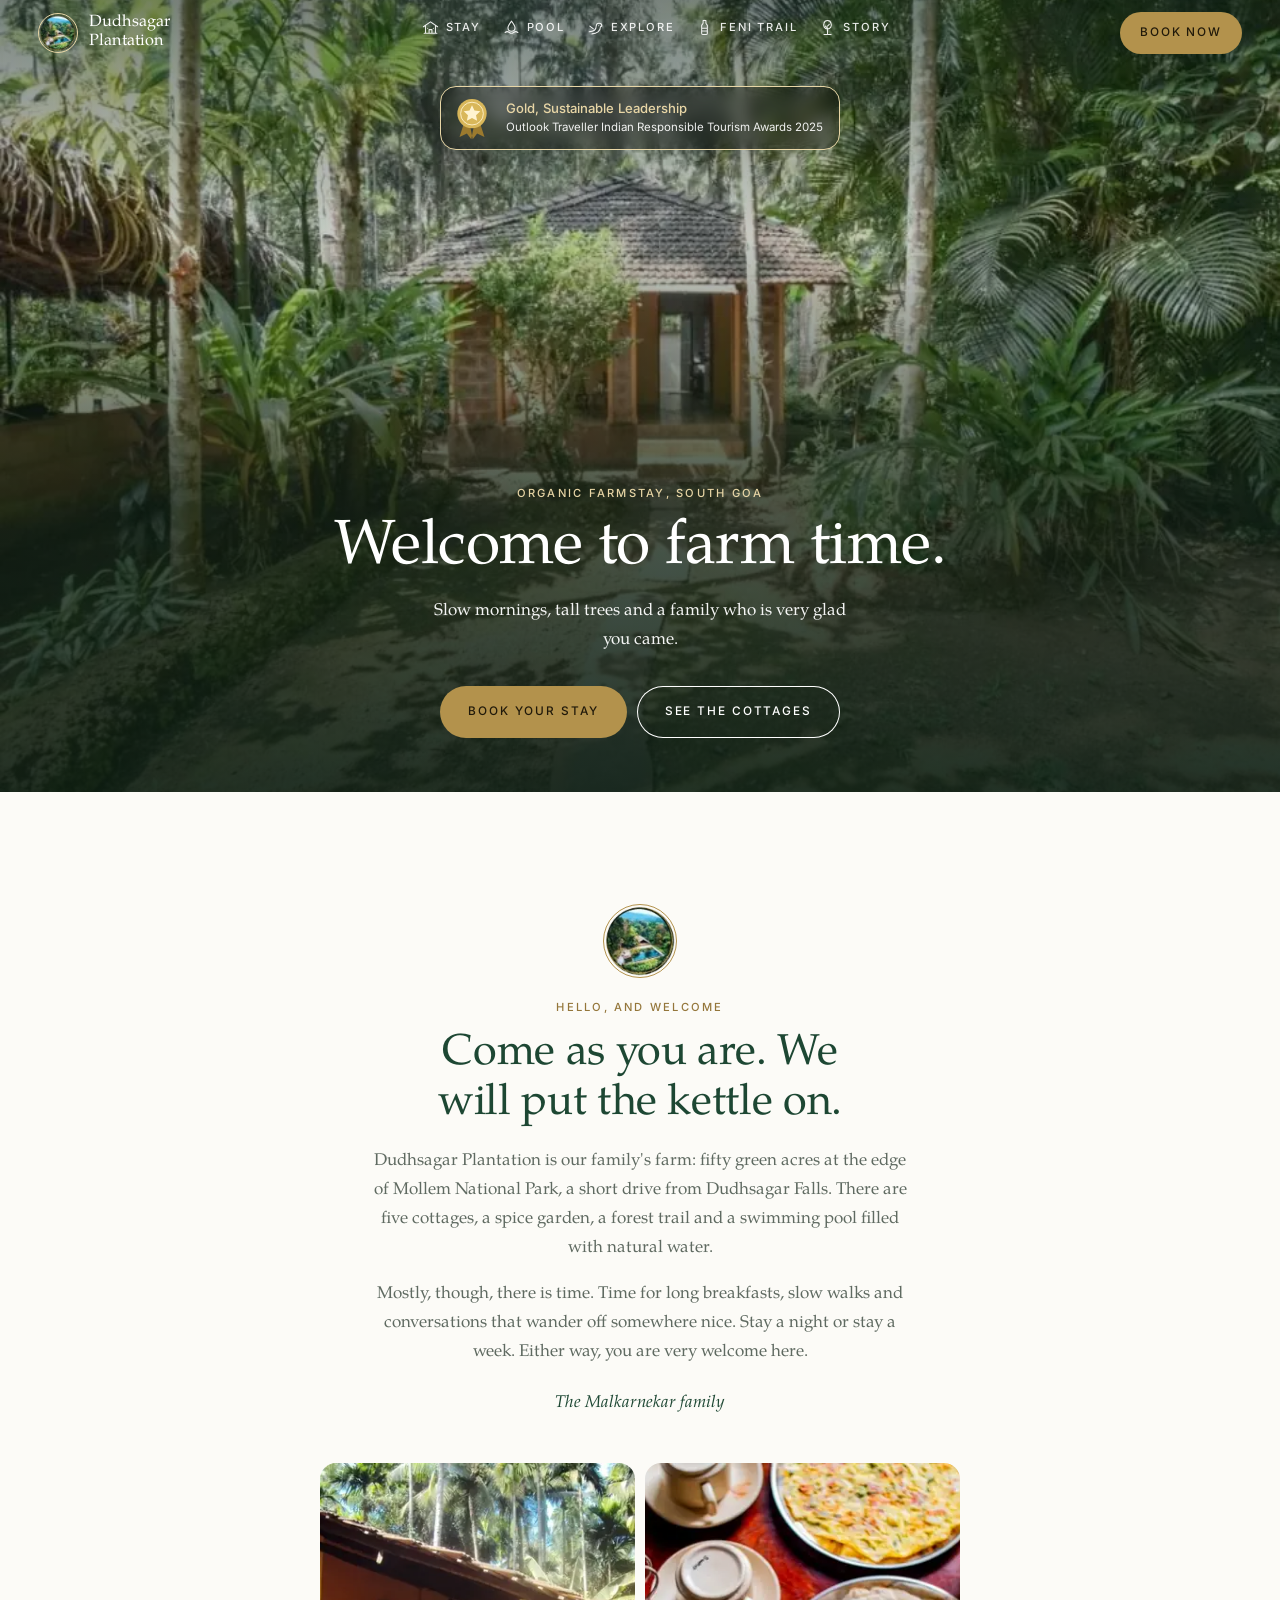
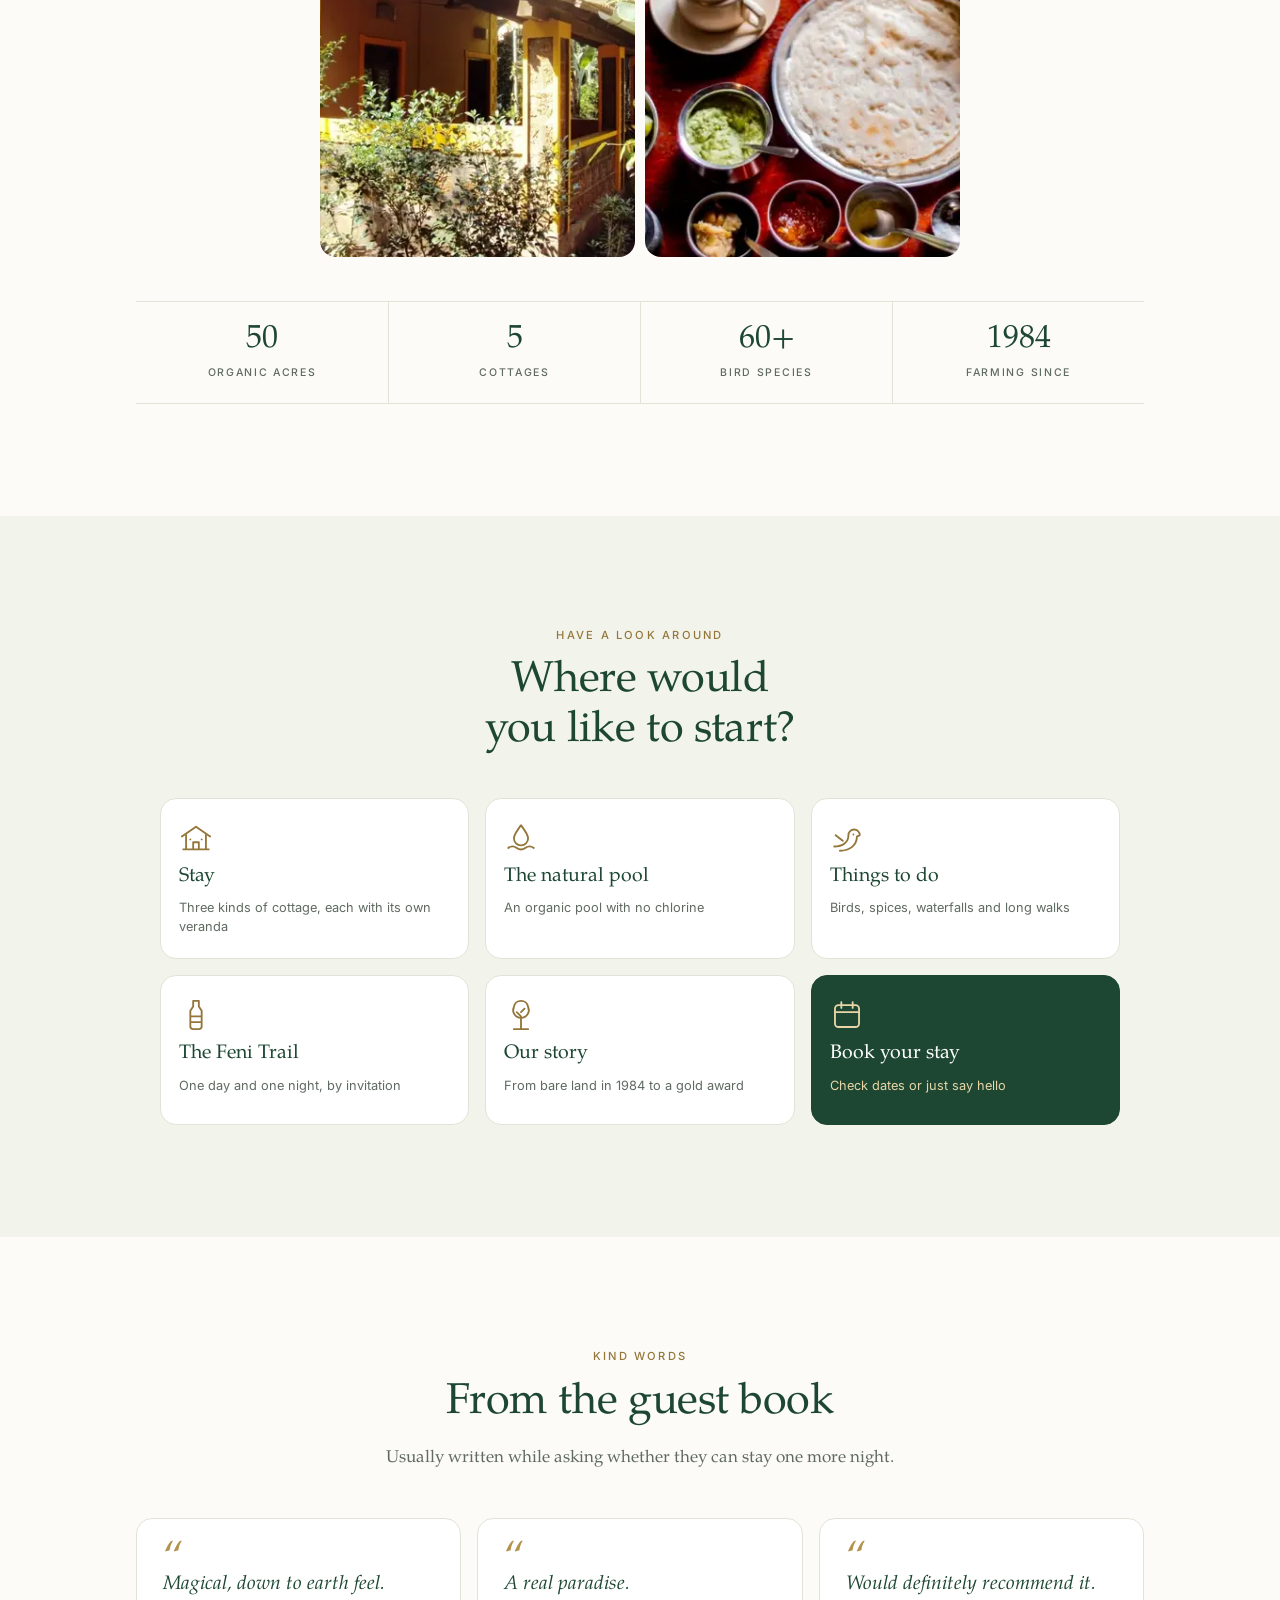
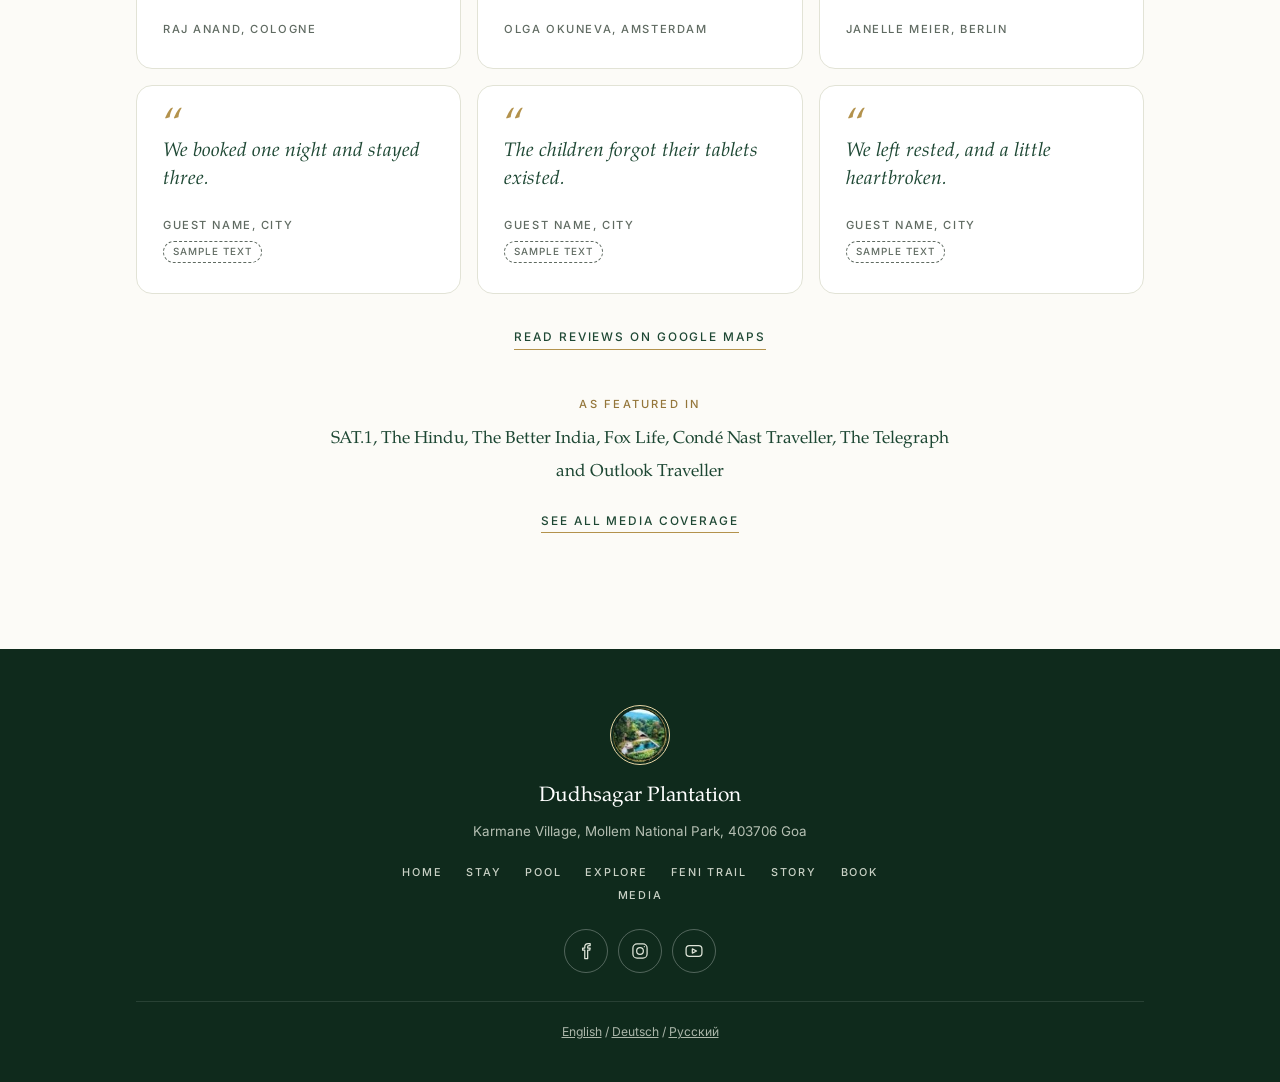
<file: index.html>
<!DOCTYPE html>
<html lang="en">
<head>
<meta charset="utf-8">
<meta name="viewport" content="width=device-width, initial-scale=1, viewport-fit=cover">
<meta name="theme-color" content="#143424">
<title>Dudhsagar Plantation | Organic Farmstay in South Goa</title>
<meta name="description" content="A family-run organic farmstay at the edge of Mollem National Park, South Goa. Five cottages, a natural swimming pool, a spice garden and a heritage feni distillery.">
<link rel="preload" as="font" type="font/woff" href="assets/fonts/serif-400.woff" crossorigin>
<link rel="preload" as="font" type="font/woff" href="assets/fonts/ui-500.woff" crossorigin>
<link rel="preload" as="image" href="assets/img/hero.webp" fetchpriority="high">
<link rel="stylesheet" href="assets/style.css">
<link rel="icon" href="assets/img/logo.webp">
</head>
<body>
<svg width="0" height="0" style="position:absolute" aria-hidden="true">
<symbol id="home" viewBox="0 0 24 24"><path d="m3 11 9-7 9 7M5.5 9.5V20h13V9.5M10 20v-6h4v6"/></symbol>
<symbol id="hut" viewBox="0 0 24 24"><path d="M2 11 12 4l10 7M5 10v10h14V10M3 20h18M10 20v-5h4v5M8 13h.01M16 13h.01"/></symbol>
<symbol id="drop" viewBox="0 0 24 24"><path d="M12 3c3 4 5 6.6 5 9.200a5 5 0 0 1-10 0C7 9.6 9 7 12 3ZM3 19c2-1.5 4-1.5 6 0s4 1.5 6 0 4-1.5 6 0"/></symbol>
<symbol id="bird" viewBox="0 0 24 24"><path d="M3 18c6 0 10-3 10-8a4 4 0 0 1 8 0l-2 1c0 6-5 10-12 10M16.5 9.500h.01M9 14l-5-4"/></symbol>
<symbol id="bottle" viewBox="0 0 24 24"><path d="M10 2h4v4l2 3v11a2 2 0 0 1-2 2h-4a2 2 0 0 1-2-2V9l2-3V2ZM8 13h8M8 17h8"/></symbol>
<symbol id="tree" viewBox="0 0 24 24"><path d="M12 22v-8m0 0a5.5 5.5 0 0 1-5-7.800A5 5 0 0 1 12 2a5 5 0 0 1 5 4.200A5.5 5.5 0 0 1 12 14Zm0-1-3-3m3 0 2.5-2.500M7 22h10"/></symbol>
<symbol id="cal" viewBox="0 0 24 24"><rect x="3.5" y="5" width="17" height="15.5" rx="2.5"/><path d="M3.5 10h17M8 3v4m8-4v4"/></symbol>
<symbol id="walk" viewBox="0 0 24 24"><circle cx="13" cy="4.5" r="1.8"/><path d="m9 21 2.5-6-2.5-3 1.5-4 3 1 2 3 3 1M11.5 15l3.5 2 1 4M10.5 8 7 10l-1 3"/></symbol>
<symbol id="sprout" viewBox="0 0 24 24"><path d="M12 21v-9m0 0c0-4-3-6-7-6 0 4 3 6 7 6Zm0-2c0-3 2-5 6-5 0 3-2 5-6 5ZM6 21h12"/></symbol>
<symbol id="spice" viewBox="0 0 24 24"><path d="M14 3c0 2 1 3 3 3M17 6c3 3 2 9-3 13-2 1.6-5 2-7 2 3-2 4-4 5-7 1-3.5 2-6 5-8Z"/></symbol>
<symbol id="still" viewBox="0 0 24 24"><path d="M8 3h5v4l3 5v8H5v-8l3-5V3Zm8 7h4v6M5 15h11"/></symbol>
<symbol id="falls" viewBox="0 0 24 24"><path d="M5 3h14M8 3v10m4-10v13m4-13v10M3 20c2-2 4-2 6 0s4 2 6 0 4-2 6 0"/></symbol>
<symbol id="temple" viewBox="0 0 24 24"><path d="m12 2 4 5H8l4-5ZM6 10h12M7 10v9m10-9v9M4 21h16M10 21v-5h4v5"/></symbol>
<symbol id="carve" viewBox="0 0 24 24"><path d="M12 12a1.5 1.5 0 1 1 1.5 1.5 3.5 3.5 0 1 1-3.5-3.5 5.5 5.5 0 1 1 5.5 5.5 7.5 7.5 0 0 1-7.5-7.5"/></symbol>
<symbol id="dam" viewBox="0 0 24 24"><path d="M3 7h18M5 7l2 13m12-13-2 13M3 20h18M10 7v13m4-13v13"/></symbol>
<symbol id="mansion" viewBox="0 0 24 24"><path d="M3 21h18M5 21V10l7-6 7 6v11M9 21v-6h6v6M9 11.500h.01M15 11.500h.01M12 8h.01"/></symbol>
<symbol id="sun" viewBox="0 0 24 24"><circle cx="12" cy="12" r="4"/><path d="M12 2v3m0 14v3M2 12h3m14 0h3M5 5l2 2m10 10 2 2M19 5l-2 2M7 17l-2 2"/></symbol>
<symbol id="rain" viewBox="0 0 24 24"><path d="M7 15a4 4 0 0 1 .500-8 5.5 5.5 0 0 1 10.5 1.500A3.3 3.3 0 0 1 17.5 15H7Zm1 3-1 3m5-3-1 3m5-3-1 3"/></symbol>
<symbol id="pin" viewBox="0 0 24 24"><path d="M12 21s7-6.2 7-11.500a7 7 0 0 0-14 0C5 14.8 12 21 12 21Z"/><circle cx="12" cy="9.5" r="2.5"/></symbol>
<symbol id="phone" viewBox="0 0 24 24"><path d="M5 3h4l2 5-2.5 1.500a11 11 0 0 0 6 6L16 13l5 2v4a2 2 0 0 1-2 2A16 16 0 0 1 3 5a2 2 0 0 1 2-2Z"/></symbol>
<symbol id="chat" viewBox="0 0 24 24"><path d="M20.5 11.500a8.5 8.5 0 0 1-12.6 7.400L3.5 20.500l1.6-4.300A8.5 8.5 0 1 1 20.5 11.500Z"/></symbol>
<symbol id="mail" viewBox="0 0 24 24"><rect x="3" y="5" width="18" height="14" rx="2.5"/><path d="m4 7 8 6 8-6"/></symbol>
<symbol id="fb" viewBox="0 0 24 24"><path d="M14 8.500V7c0-1 .500-1.5 1.5-1.500H17V3h-2.500C12 3 10.5 4.5 10.5 7v1.500H8V11h2.500v10H14V11h2.500l.500-2.500H14Z"/></symbol>
<symbol id="ig" viewBox="0 0 24 24"><rect x="3.5" y="3.5" width="17" height="17" rx="5"/><circle cx="12" cy="12" r="4"/><path d="M17.2 6.800h.01"/></symbol>
<symbol id="yt" viewBox="0 0 24 24"><rect x="2.5" y="5.5" width="19" height="13" rx="4"/><path d="m10 9.5 5 2.5-5 2.500v-5Z"/></symbol>
<symbol id="medal" viewBox="0 0 60 60"><path d="M20 34 13 56l10-5 6 8 4-20Zm20 0 7 22-10-5-6 8-4-20Z" fill="#9c7a2e"/><circle cx="30" cy="24" r="20" fill="#d9b75a"/><circle cx="30" cy="24" r="15.5" fill="none" stroke="#fff3cf" stroke-width="1.2"/><path d="m30 12.5 3.4 7.2 7.9 1-5.8 5.4 1.5 7.800L30 30l-7 3.9 1.5-7.8-5.8-5.4 7.9-1Z" fill="#fff3cf"/></symbol>
</svg>
<header class="top" id="topbar"><div class="in">
<a class="brand" href="index.html"><i></i><span>Dudhsagar<br>Plantation</span></a>
<nav aria-label="Main"><a href="stay.html"><svg class="" aria-hidden="true"><use href="#hut"/></svg>Stay</a><a href="pool.html"><svg class="" aria-hidden="true"><use href="#drop"/></svg>Pool</a><a href="explore.html"><svg class="" aria-hidden="true"><use href="#bird"/></svg>Explore</a><a href="feni-trail.html"><svg class="" aria-hidden="true"><use href="#bottle"/></svg>Feni Trail</a><a href="story.html"><svg class="" aria-hidden="true"><use href="#tree"/></svg>Story</a></nav>
<a class="btn b2" href="book.html">Book now</a>
<button class="menu" id="openMenu" aria-haspopup="dialog" aria-controls="sheet">Menu</button>
</div></header>
<div class="sheet" id="sheet" role="dialog" aria-modal="true" aria-label="Menu">
<button class="x" id="closeMenu">Close</button>
<a class="l" href="index.html"><svg class="" aria-hidden="true"><use href="#home"/></svg>Home</a><a class="l" href="stay.html"><svg class="" aria-hidden="true"><use href="#hut"/></svg>The cottages</a><a class="l" href="pool.html"><svg class="" aria-hidden="true"><use href="#drop"/></svg>The natural pool</a><a class="l" href="explore.html"><svg class="" aria-hidden="true"><use href="#bird"/></svg>Things to do</a><a class="l" href="feni-trail.html"><svg class="" aria-hidden="true"><use href="#bottle"/></svg>The Feni Trail</a><a class="l" href="story.html"><svg class="" aria-hidden="true"><use href="#tree"/></svg>Our story</a><a class="l" href="book.html"><svg class="" aria-hidden="true"><use href="#cal"/></svg>Book and contact</a>
<div class="btns stack"><a class="btn b2" href="https://live.ipms247.com/booking/book-rooms-dudhsagarplantation" target="_blank" rel="noopener">Check availability</a><a class="btn b3" href="tel:+919765364456"><svg class="i" aria-hidden="true"><use href="#phone"/></svg>Call the farm</a></div>
<p class="lang ui"><a href="https://dudhsagarplantation.com/">English</a> / <a href="https://dudhsagarplantation.com/de/urlaub-auf-biohof" lang="de">Deutsch</a> / <a href="https://dudhsagarplantation.com/ru/farm-%d0%be%d1%82%d0%b4%d1%8b%d1%85-%d0%b3%d0%be%d0%b0" lang="ru">Русский</a></p>
</div>
<main>
<section class="hero"><img class="bg" src="assets/img/hero.webp" width="946" height="629" alt="" fetchpriority="high" decoding="async"><div class="wrap"><a class="award" href="https://www.outlooktraveller.com/irta/2025" target="_blank" rel="noopener"><svg aria-hidden="true"><use href="#medal"/></svg><div><b>Gold, Sustainable Leadership</b><span>Outlook Traveller Indian Responsible Tourism Awards 2025</span></div></a><div><span class="lb">Organic farmstay, South Goa</span><h1>Welcome to farm time.</h1><p>Slow mornings, tall trees and a family who is very glad you came.</p>
<div class="btns c stack"><a class="btn b2" href="book.html">Book your stay</a><a class="btn b3" href="stay.html">See the cottages</a></div></div></div></section>
<section class="sec welcome"><div class="wrap">
<div class="crest" role="img" aria-label="Dudhsagar Plantation"></div>
<div class="hd"><span class="lb">Hello, and welcome</span><h2>Come as you are. We will put the kettle on.</h2>
<p>Dudhsagar Plantation is our family's farm: fifty green acres at the edge of Mollem National Park, a short drive from Dudhsagar Falls. There are five cottages, a spice garden, a forest trail and a swimming pool filled with natural water.</p>
<p>Mostly, though, there is time. Time for long breakfasts, slow walks and conversations that wander off somewhere nice. Stay a night or stay a week. Either way, you are very welcome here.</p>
<p class="sig">The Malkarnekar family</p></div>
<div class="duo"><img class="pic" src="assets/img/side.webp" width="560" height="419" alt="A cottage among the palms at Dudhsagar Plantation" loading="lazy" decoding="async"><img class="pic" src="assets/img/breakfast.webp" width="560" height="410" alt="Breakfast on the farm: dosas, chutneys, fruit and coffee" loading="lazy" decoding="async"></div>
<div class="facts"><div><b>50</b><span>Organic acres</span></div><div><b>5</b><span>Cottages</span></div><div><b>60+</b><span>Bird species</span></div><div><b>1984</b><span>Farming since</span></div></div>
</div></section>
<section class="sec tint"><div class="wrap"><div class="hd"><span class="lb">Have a look around</span><h2>Where would you like to start?</h2></div>
<div class="tiles"><a class="tile2" href="stay.html"><svg class="" aria-hidden="true"><use href="#hut"/></svg><b>Stay</b><span>Three kinds of cottage, each with its own veranda</span></a><a class="tile2" href="pool.html"><svg class="" aria-hidden="true"><use href="#drop"/></svg><b>The natural pool</b><span>An organic pool with no chlorine</span></a><a class="tile2" href="explore.html"><svg class="" aria-hidden="true"><use href="#bird"/></svg><b>Things to do</b><span>Birds, spices, waterfalls and long walks</span></a><a class="tile2" href="feni-trail.html"><svg class="" aria-hidden="true"><use href="#bottle"/></svg><b>The Feni Trail</b><span>One day and one night, by invitation</span></a><a class="tile2" href="story.html"><svg class="" aria-hidden="true"><use href="#tree"/></svg><b>Our story</b><span>From bare land in 1984 to a gold award</span></a><a class="tile2 gold" href="book.html"><svg class="" aria-hidden="true"><use href="#cal"/></svg><b>Book your stay</b><span>Check dates or just say hello</span></a></div></div></section>
<section class="sec" id="guests"><div class="wrap"><div class="hd"><span class="lb">Kind words</span><h2>From the guest book</h2><p>Usually written while asking whether they can stay one more night.</p></div>
<div class="book-rail" tabindex="0" aria-label="Guest reviews">
<div class="guest"><div class="mk" aria-hidden="true">&ldquo;</div><q>Magical, down to earth feel.</q><div class="who">Raj Anand, Cologne</div></div>
<div class="guest"><div class="mk" aria-hidden="true">&ldquo;</div><q>A real paradise.</q><div class="who">Olga Okuneva, Amsterdam</div></div>
<div class="guest"><div class="mk" aria-hidden="true">&ldquo;</div><q>Would definitely recommend it.</q><div class="who">Janelle Meier, Berlin</div></div>
<div class="guest"><div class="mk" aria-hidden="true">&ldquo;</div><q>We booked one night and stayed three.</q><div class="who">Guest name, city<br><span class="tag">Sample text</span></div></div>
<div class="guest"><div class="mk" aria-hidden="true">&ldquo;</div><q>The children forgot their tablets existed.</q><div class="who">Guest name, city<br><span class="tag">Sample text</span></div></div>
<div class="guest"><div class="mk" aria-hidden="true">&ldquo;</div><q>We left rested, and a little heartbroken.</q><div class="who">Guest name, city<br><span class="tag">Sample text</span></div></div>
</div>
<p style="margin:30px auto 0;text-align:center"><a class="link" href="https://www.google.com/maps/search/?api=1&query=Dudhsagar+Plantation+Karmane+Goa" target="_blank" rel="noopener">Read reviews on Google Maps</a></p>
<div class="press"><span class="lb">As featured in</span><p>SAT.1, The Hindu, The Better India, Fox Life, Condé Nast Traveller, The Telegraph and Outlook Traveller</p>
<p style="margin-top:16px"><a class="link" href="https://dudhsagarplantation.com/media-coverage">See all media coverage</a></p></div>
</div></section>
</main>
<footer><div class="wrap">
<div class="crest" role="img" aria-label=""></div>
<p class="nm" style="margin:0 auto">Dudhsagar Plantation</p>
<p class="ui" style="margin:6px auto 0;opacity:.8">Karmane Village, Mollem National Park, 403706 Goa</p>
<div class="flinks"><a href="index.html">Home</a><a href="stay.html">Stay</a><a href="pool.html">Pool</a><a href="explore.html">Explore</a><a href="feni-trail.html">Feni Trail</a><a href="story.html">Story</a><a href="book.html">Book</a><a href="https://dudhsagarplantation.com/media-coverage">Media</a></div>
<div class="soc"><a href="https://www.facebook.com/DudhsagarPlantation/" aria-label="Facebook"><svg class="i" aria-hidden="true"><use href="#fb"/></svg></a><a href="https://www.instagram.com/DudhsagarPlantation_goa/" aria-label="Instagram"><svg class="i" aria-hidden="true"><use href="#ig"/></svg></a><a href="https://www.youtube.com/channel/UCibFM3-KxfApkjIg2wTgZBw" aria-label="YouTube"><svg class="i" aria-hidden="true"><use href="#yt"/></svg></a></div>
<p class="legal" style="max-width:none"><a href="https://dudhsagarplantation.com/">English</a> / <a href="https://dudhsagarplantation.com/de/urlaub-auf-biohof" lang="de">Deutsch</a> / <a href="https://dudhsagarplantation.com/ru/farm-%d0%be%d1%82%d0%b4%d1%8b%d1%85-%d0%b3%d0%be%d0%b0" lang="ru">Русский</a></p>
</div></footer>
<nav class="tabs" aria-label="Pages"><a href="stay.html"><svg class="" aria-hidden="true"><use href="#hut"/></svg>Stay</a><a href="pool.html"><svg class="" aria-hidden="true"><use href="#drop"/></svg>Pool</a><a href="explore.html"><svg class="" aria-hidden="true"><use href="#bird"/></svg>Explore</a><a href="feni-trail.html"><svg class="" aria-hidden="true"><use href="#bottle"/></svg>Feni</a><a href="story.html"><svg class="" aria-hidden="true"><use href="#tree"/></svg>Story</a><a class="go" href="book.html"><svg class="" aria-hidden="true"><use href="#cal"/></svg>Book</a></nav>
<script src="assets/site.js" defer></script>
</body>
</html>
</file>
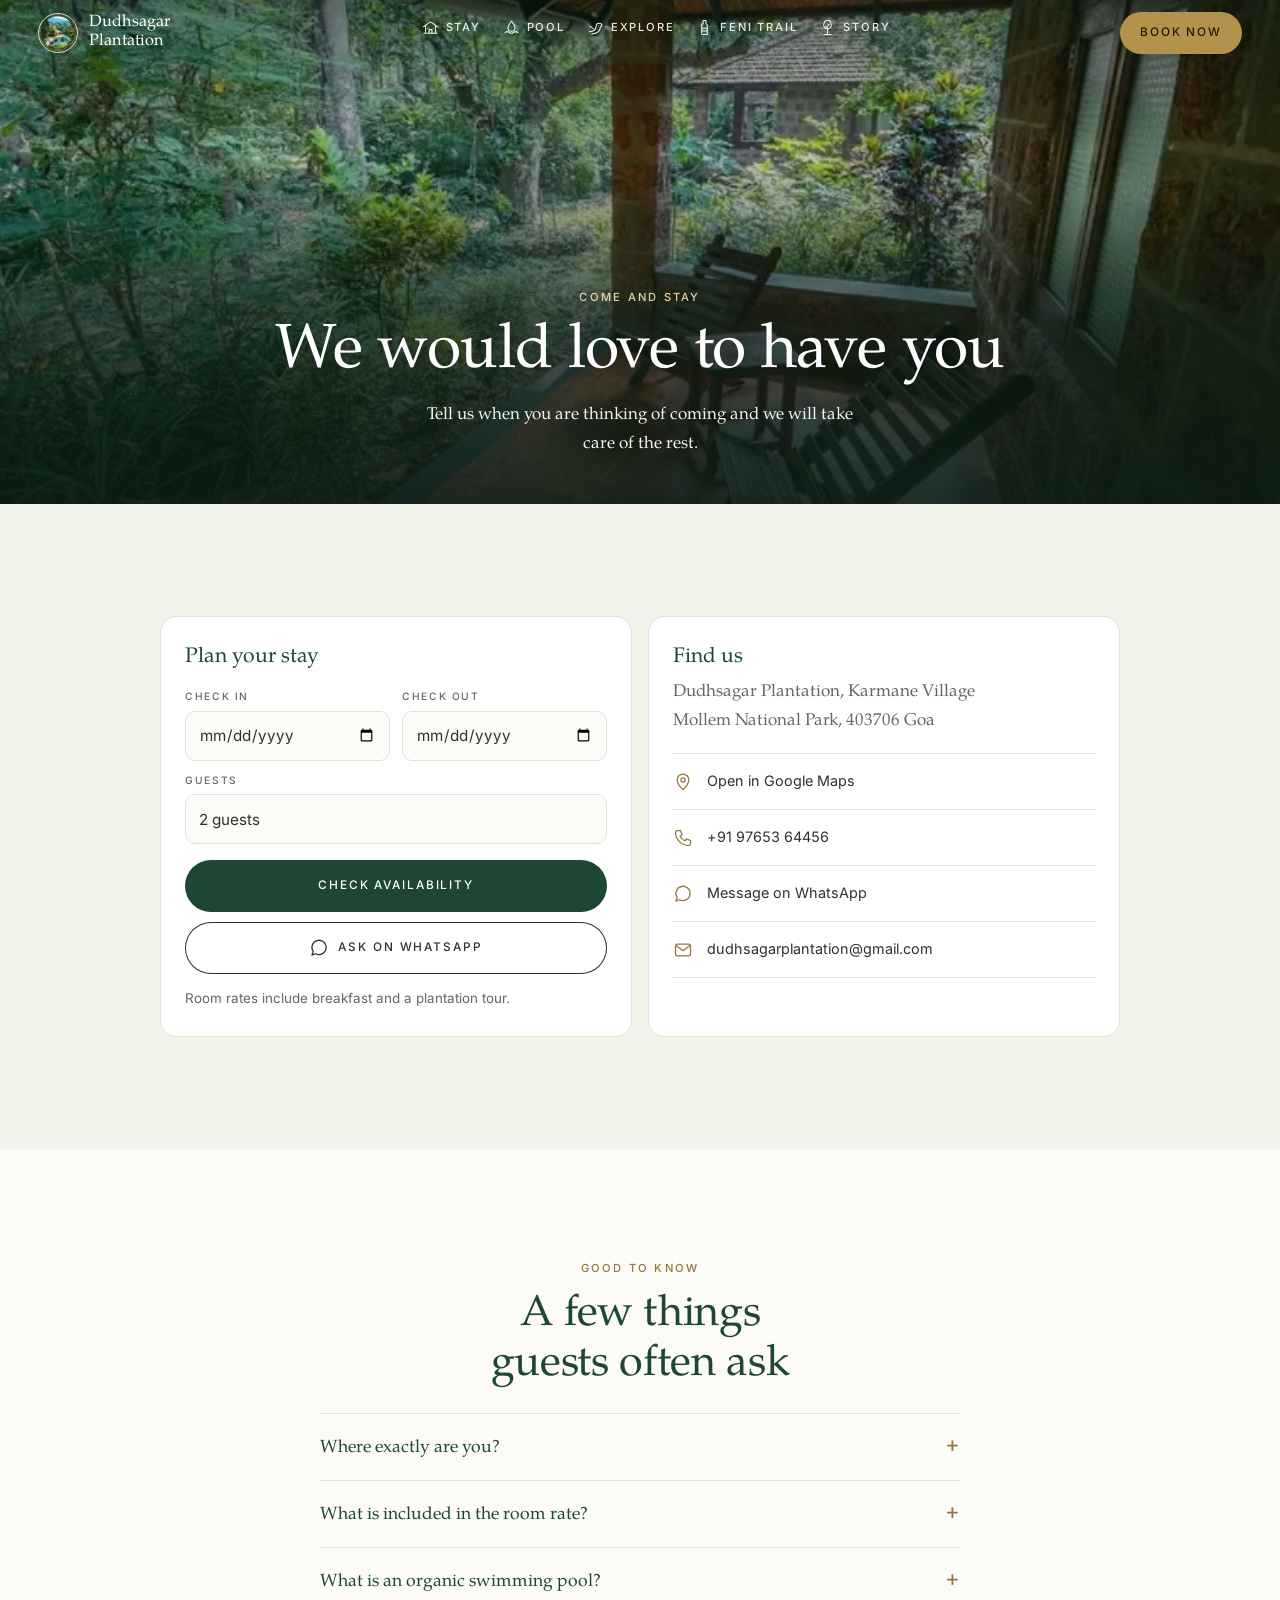
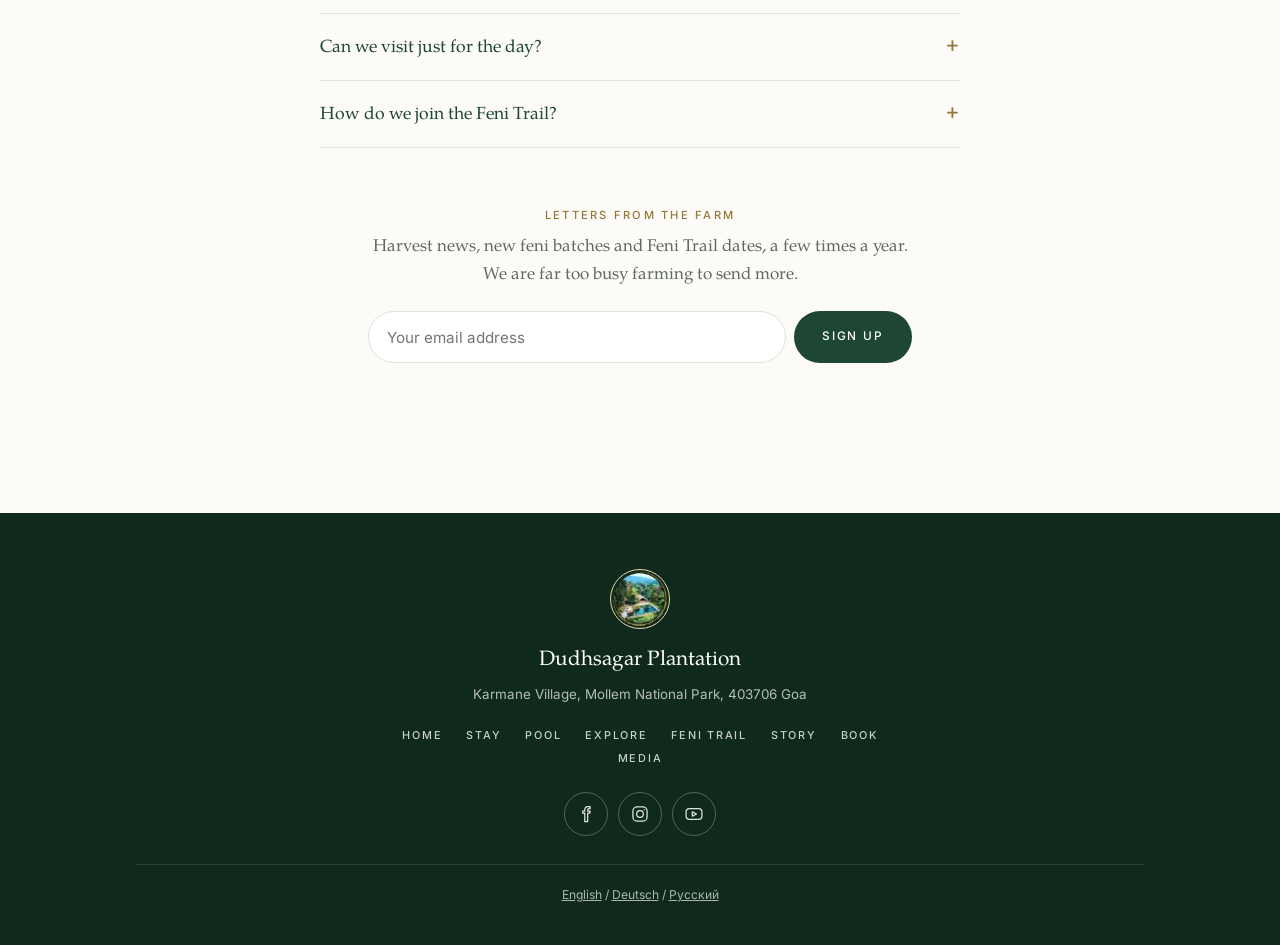
<file: book.html>
<!DOCTYPE html>
<html lang="en">
<head>
<meta charset="utf-8">
<meta name="viewport" content="width=device-width, initial-scale=1, viewport-fit=cover">
<meta name="theme-color" content="#143424">
<title>Book Your Stay | Dudhsagar Plantation</title>
<meta name="description" content="Check availability, ask a question on WhatsApp, or find your way to Dudhsagar Plantation in South Goa.">
<link rel="preload" as="font" type="font/woff" href="assets/fonts/serif-400.woff" crossorigin>
<link rel="preload" as="font" type="font/woff" href="assets/fonts/ui-500.woff" crossorigin>
<link rel="preload" as="image" href="assets/img/pc-veranda.webp" fetchpriority="high">
<link rel="stylesheet" href="assets/style.css">
<link rel="icon" href="assets/img/logo.webp">
</head>
<body>
<svg width="0" height="0" style="position:absolute" aria-hidden="true">
<symbol id="home" viewBox="0 0 24 24"><path d="m3 11 9-7 9 7M5.5 9.5V20h13V9.5M10 20v-6h4v6"/></symbol>
<symbol id="hut" viewBox="0 0 24 24"><path d="M2 11 12 4l10 7M5 10v10h14V10M3 20h18M10 20v-5h4v5M8 13h.01M16 13h.01"/></symbol>
<symbol id="drop" viewBox="0 0 24 24"><path d="M12 3c3 4 5 6.6 5 9.200a5 5 0 0 1-10 0C7 9.6 9 7 12 3ZM3 19c2-1.5 4-1.5 6 0s4 1.5 6 0 4-1.5 6 0"/></symbol>
<symbol id="bird" viewBox="0 0 24 24"><path d="M3 18c6 0 10-3 10-8a4 4 0 0 1 8 0l-2 1c0 6-5 10-12 10M16.5 9.500h.01M9 14l-5-4"/></symbol>
<symbol id="bottle" viewBox="0 0 24 24"><path d="M10 2h4v4l2 3v11a2 2 0 0 1-2 2h-4a2 2 0 0 1-2-2V9l2-3V2ZM8 13h8M8 17h8"/></symbol>
<symbol id="tree" viewBox="0 0 24 24"><path d="M12 22v-8m0 0a5.5 5.5 0 0 1-5-7.800A5 5 0 0 1 12 2a5 5 0 0 1 5 4.200A5.5 5.5 0 0 1 12 14Zm0-1-3-3m3 0 2.5-2.500M7 22h10"/></symbol>
<symbol id="cal" viewBox="0 0 24 24"><rect x="3.5" y="5" width="17" height="15.5" rx="2.5"/><path d="M3.5 10h17M8 3v4m8-4v4"/></symbol>
<symbol id="walk" viewBox="0 0 24 24"><circle cx="13" cy="4.5" r="1.8"/><path d="m9 21 2.5-6-2.5-3 1.5-4 3 1 2 3 3 1M11.5 15l3.5 2 1 4M10.5 8 7 10l-1 3"/></symbol>
<symbol id="sprout" viewBox="0 0 24 24"><path d="M12 21v-9m0 0c0-4-3-6-7-6 0 4 3 6 7 6Zm0-2c0-3 2-5 6-5 0 3-2 5-6 5ZM6 21h12"/></symbol>
<symbol id="spice" viewBox="0 0 24 24"><path d="M14 3c0 2 1 3 3 3M17 6c3 3 2 9-3 13-2 1.6-5 2-7 2 3-2 4-4 5-7 1-3.5 2-6 5-8Z"/></symbol>
<symbol id="still" viewBox="0 0 24 24"><path d="M8 3h5v4l3 5v8H5v-8l3-5V3Zm8 7h4v6M5 15h11"/></symbol>
<symbol id="falls" viewBox="0 0 24 24"><path d="M5 3h14M8 3v10m4-10v13m4-13v10M3 20c2-2 4-2 6 0s4 2 6 0 4-2 6 0"/></symbol>
<symbol id="temple" viewBox="0 0 24 24"><path d="m12 2 4 5H8l4-5ZM6 10h12M7 10v9m10-9v9M4 21h16M10 21v-5h4v5"/></symbol>
<symbol id="carve" viewBox="0 0 24 24"><path d="M12 12a1.5 1.5 0 1 1 1.5 1.5 3.5 3.5 0 1 1-3.5-3.5 5.5 5.5 0 1 1 5.5 5.5 7.5 7.5 0 0 1-7.5-7.5"/></symbol>
<symbol id="dam" viewBox="0 0 24 24"><path d="M3 7h18M5 7l2 13m12-13-2 13M3 20h18M10 7v13m4-13v13"/></symbol>
<symbol id="mansion" viewBox="0 0 24 24"><path d="M3 21h18M5 21V10l7-6 7 6v11M9 21v-6h6v6M9 11.500h.01M15 11.500h.01M12 8h.01"/></symbol>
<symbol id="sun" viewBox="0 0 24 24"><circle cx="12" cy="12" r="4"/><path d="M12 2v3m0 14v3M2 12h3m14 0h3M5 5l2 2m10 10 2 2M19 5l-2 2M7 17l-2 2"/></symbol>
<symbol id="rain" viewBox="0 0 24 24"><path d="M7 15a4 4 0 0 1 .500-8 5.5 5.5 0 0 1 10.5 1.500A3.3 3.3 0 0 1 17.5 15H7Zm1 3-1 3m5-3-1 3m5-3-1 3"/></symbol>
<symbol id="pin" viewBox="0 0 24 24"><path d="M12 21s7-6.2 7-11.500a7 7 0 0 0-14 0C5 14.8 12 21 12 21Z"/><circle cx="12" cy="9.5" r="2.5"/></symbol>
<symbol id="phone" viewBox="0 0 24 24"><path d="M5 3h4l2 5-2.5 1.500a11 11 0 0 0 6 6L16 13l5 2v4a2 2 0 0 1-2 2A16 16 0 0 1 3 5a2 2 0 0 1 2-2Z"/></symbol>
<symbol id="chat" viewBox="0 0 24 24"><path d="M20.5 11.500a8.5 8.5 0 0 1-12.6 7.400L3.5 20.500l1.6-4.300A8.5 8.5 0 1 1 20.5 11.500Z"/></symbol>
<symbol id="mail" viewBox="0 0 24 24"><rect x="3" y="5" width="18" height="14" rx="2.5"/><path d="m4 7 8 6 8-6"/></symbol>
<symbol id="fb" viewBox="0 0 24 24"><path d="M14 8.500V7c0-1 .500-1.5 1.5-1.500H17V3h-2.500C12 3 10.5 4.5 10.5 7v1.500H8V11h2.500v10H14V11h2.500l.500-2.500H14Z"/></symbol>
<symbol id="ig" viewBox="0 0 24 24"><rect x="3.5" y="3.5" width="17" height="17" rx="5"/><circle cx="12" cy="12" r="4"/><path d="M17.2 6.800h.01"/></symbol>
<symbol id="yt" viewBox="0 0 24 24"><rect x="2.5" y="5.5" width="19" height="13" rx="4"/><path d="m10 9.5 5 2.5-5 2.500v-5Z"/></symbol>
<symbol id="medal" viewBox="0 0 60 60"><path d="M20 34 13 56l10-5 6 8 4-20Zm20 0 7 22-10-5-6 8-4-20Z" fill="#9c7a2e"/><circle cx="30" cy="24" r="20" fill="#d9b75a"/><circle cx="30" cy="24" r="15.5" fill="none" stroke="#fff3cf" stroke-width="1.2"/><path d="m30 12.5 3.4 7.2 7.9 1-5.8 5.4 1.5 7.800L30 30l-7 3.9 1.5-7.8-5.8-5.4 7.9-1Z" fill="#fff3cf"/></symbol>
</svg>
<header class="top" id="topbar"><div class="in">
<a class="brand" href="index.html"><i></i><span>Dudhsagar<br>Plantation</span></a>
<nav aria-label="Main"><a href="stay.html"><svg class="" aria-hidden="true"><use href="#hut"/></svg>Stay</a><a href="pool.html"><svg class="" aria-hidden="true"><use href="#drop"/></svg>Pool</a><a href="explore.html"><svg class="" aria-hidden="true"><use href="#bird"/></svg>Explore</a><a href="feni-trail.html"><svg class="" aria-hidden="true"><use href="#bottle"/></svg>Feni Trail</a><a href="story.html"><svg class="" aria-hidden="true"><use href="#tree"/></svg>Story</a></nav>
<a class="btn b2" href="book.html">Book now</a>
<button class="menu" id="openMenu" aria-haspopup="dialog" aria-controls="sheet">Menu</button>
</div></header>
<div class="sheet" id="sheet" role="dialog" aria-modal="true" aria-label="Menu">
<button class="x" id="closeMenu">Close</button>
<a class="l" href="index.html"><svg class="" aria-hidden="true"><use href="#home"/></svg>Home</a><a class="l" href="stay.html"><svg class="" aria-hidden="true"><use href="#hut"/></svg>The cottages</a><a class="l" href="pool.html"><svg class="" aria-hidden="true"><use href="#drop"/></svg>The natural pool</a><a class="l" href="explore.html"><svg class="" aria-hidden="true"><use href="#bird"/></svg>Things to do</a><a class="l" href="feni-trail.html"><svg class="" aria-hidden="true"><use href="#bottle"/></svg>The Feni Trail</a><a class="l" href="story.html"><svg class="" aria-hidden="true"><use href="#tree"/></svg>Our story</a><a class="l" href="book.html"><svg class="" aria-hidden="true"><use href="#cal"/></svg>Book and contact</a>
<div class="btns stack"><a class="btn b2" href="https://live.ipms247.com/booking/book-rooms-dudhsagarplantation" target="_blank" rel="noopener">Check availability</a><a class="btn b3" href="tel:+919765364456"><svg class="i" aria-hidden="true"><use href="#phone"/></svg>Call the farm</a></div>
<p class="lang ui"><a href="https://dudhsagarplantation.com/">English</a> / <a href="https://dudhsagarplantation.com/de/urlaub-auf-biohof" lang="de">Deutsch</a> / <a href="https://dudhsagarplantation.com/ru/farm-%d0%be%d1%82%d0%b4%d1%8b%d1%85-%d0%b3%d0%be%d0%b0" lang="ru">Русский</a></p>
</div>
<main>
<section class="hero sm"><img class="bg" src="assets/img/pc-veranda.webp" width="760" height="505" alt="" fetchpriority="high" decoding="async"><div class="wrap"><div><span class="lb">Come and stay</span><h1>We would love to have you</h1><p>Tell us when you are thinking of coming and we will take care of the rest.</p></div></div></section>
<section class="sec tint"><div class="wrap"><div class="stay" style="margin-top:0">
<form class="box" id="book"><h3>Plan your stay</h3>
<div class="fields"><label>Check in<input type="date" id="in" required></label><label>Check out<input type="date" id="out" required></label>
<label class="w">Guests<select id="guests"><option>1 guest</option><option selected>2 guests</option><option>3 guests</option><option>4 guests</option><option>5 or more guests</option></select></label></div>
<div class="btns"><a class="btn b1" href="https://live.ipms247.com/booking/book-rooms-dudhsagarplantation" target="_blank" rel="noopener">Check availability</a><button class="btn b3" type="submit"><svg class="i" aria-hidden="true"><use href="#chat"/></svg>Ask on WhatsApp</button></div>
<p class="ui soft" style="margin-top:14px">Room rates include breakfast and a plantation tour.</p></form>
<div class="box"><h3>Find us</h3><address>Dudhsagar Plantation, Karmane Village<br>Mollem National Park, 403706 Goa</address>
<div class="clist"><a href="https://www.google.com/maps/search/?api=1&query=Dudhsagar+Plantation+Karmane+Goa" target="_blank" rel="noopener"><svg class="i" aria-hidden="true"><use href="#pin"/></svg>Open in Google Maps</a><a href="tel:+919765364456"><svg class="i" aria-hidden="true"><use href="#phone"/></svg>+91 97653 64456</a><a href="https://wa.me/919765364456" target="_blank" rel="noopener"><svg class="i" aria-hidden="true"><use href="#chat"/></svg>Message on WhatsApp</a><a href="mailto:dudhsagarplantation@gmail.com"><svg class="i" aria-hidden="true"><use href="#mail"/></svg>dudhsagarplantation@gmail.com</a></div></div>
</div></div></section>
<section class="sec"><div class="wrap"><div class="hd"><span class="lb">Good to know</span><h2>A few things guests often ask</h2></div>
<div class="acc">
<details><summary>Where exactly are you?</summary><p>In Karmane village at the edge of Mollem National Park in South Goa, close to Dudhsagar Waterfall and the Bhagwan Mahaveer Wildlife Sanctuary. Far from the beach crowds, happily.</p></details>
<details><summary>What is included in the room rate?</summary><p>Breakfast and a plantation tour. Excursions cost extra, mainly for transport, entry fees and guiding.</p></details>
<details><summary>What is an organic swimming pool?</summary><p>A pool filled with natural water and kept clear without chlorine, set right inside the garden.</p></details>
<details><summary>Can we visit just for the day?</summary><p>Of course. We host spice tours, day outs and camping as well as farmstays. Call or message us and we will plan it together.</p></details>
<details><summary>How do we join the Feni Trail?</summary><p>It is by invitation and kept to a small group. Message Moving Arts Program on WhatsApp and they will tell you about the next one.</p></details>
</div>
<div class="news"><span class="lb">Letters from the farm</span><p>Harvest news, new feni batches and Feni Trail dates, a few times a year. We are far too busy farming to send more.</p>
<form id="signup"><input type="email" required placeholder="Your email address" aria-label="Email address"><button class="btn b1" type="submit">Sign up</button></form><output aria-live="polite"></output></div>
</div></section>
</main>
<footer><div class="wrap">
<div class="crest" role="img" aria-label=""></div>
<p class="nm" style="margin:0 auto">Dudhsagar Plantation</p>
<p class="ui" style="margin:6px auto 0;opacity:.8">Karmane Village, Mollem National Park, 403706 Goa</p>
<div class="flinks"><a href="index.html">Home</a><a href="stay.html">Stay</a><a href="pool.html">Pool</a><a href="explore.html">Explore</a><a href="feni-trail.html">Feni Trail</a><a href="story.html">Story</a><a href="book.html">Book</a><a href="https://dudhsagarplantation.com/media-coverage">Media</a></div>
<div class="soc"><a href="https://www.facebook.com/DudhsagarPlantation/" aria-label="Facebook"><svg class="i" aria-hidden="true"><use href="#fb"/></svg></a><a href="https://www.instagram.com/DudhsagarPlantation_goa/" aria-label="Instagram"><svg class="i" aria-hidden="true"><use href="#ig"/></svg></a><a href="https://www.youtube.com/channel/UCibFM3-KxfApkjIg2wTgZBw" aria-label="YouTube"><svg class="i" aria-hidden="true"><use href="#yt"/></svg></a></div>
<p class="legal" style="max-width:none"><a href="https://dudhsagarplantation.com/">English</a> / <a href="https://dudhsagarplantation.com/de/urlaub-auf-biohof" lang="de">Deutsch</a> / <a href="https://dudhsagarplantation.com/ru/farm-%d0%be%d1%82%d0%b4%d1%8b%d1%85-%d0%b3%d0%be%d0%b0" lang="ru">Русский</a></p>
</div></footer>
<nav class="tabs" aria-label="Pages"><a href="stay.html"><svg class="" aria-hidden="true"><use href="#hut"/></svg>Stay</a><a href="pool.html"><svg class="" aria-hidden="true"><use href="#drop"/></svg>Pool</a><a href="explore.html"><svg class="" aria-hidden="true"><use href="#bird"/></svg>Explore</a><a href="feni-trail.html"><svg class="" aria-hidden="true"><use href="#bottle"/></svg>Feni</a><a href="story.html"><svg class="" aria-hidden="true"><use href="#tree"/></svg>Story</a><a class="go" href="book.html" aria-current="page"><svg class="" aria-hidden="true"><use href="#cal"/></svg>Book</a></nav>
<script src="assets/site.js" defer></script>
</body>
</html>
</file>
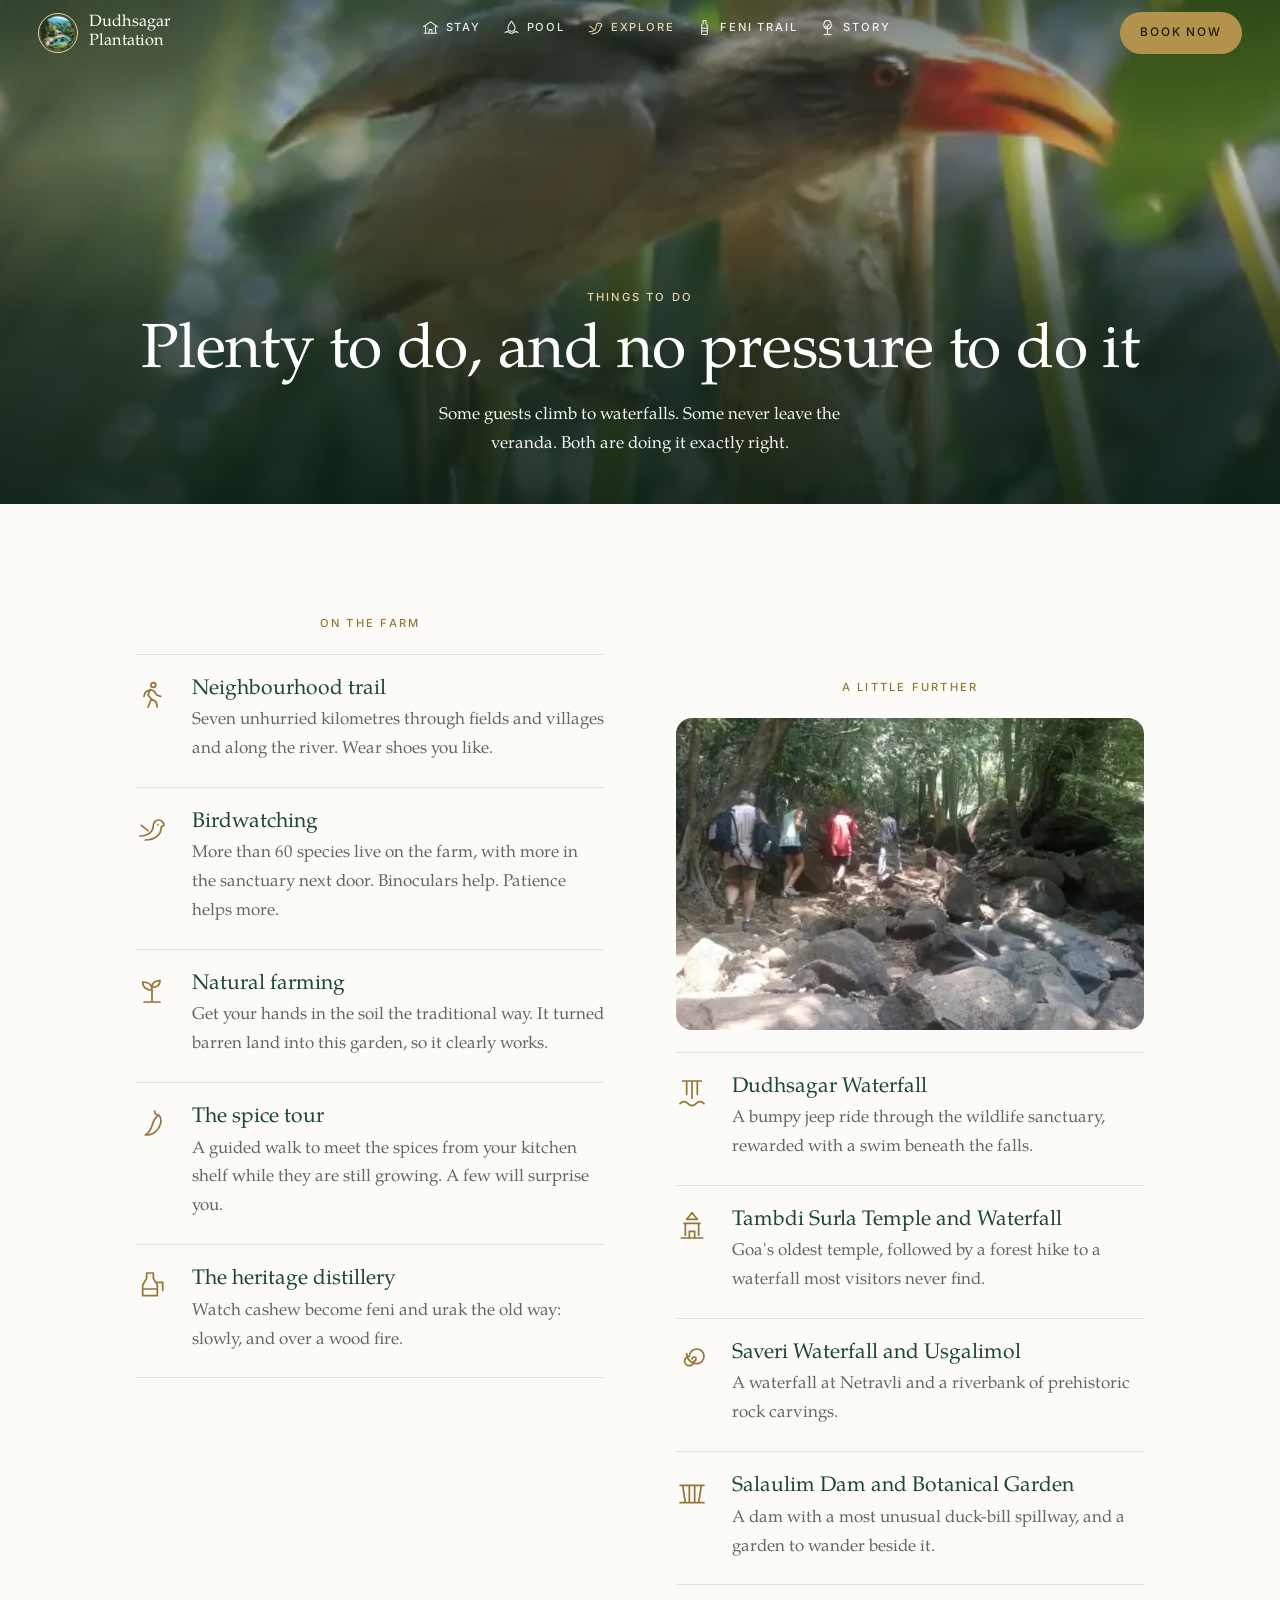
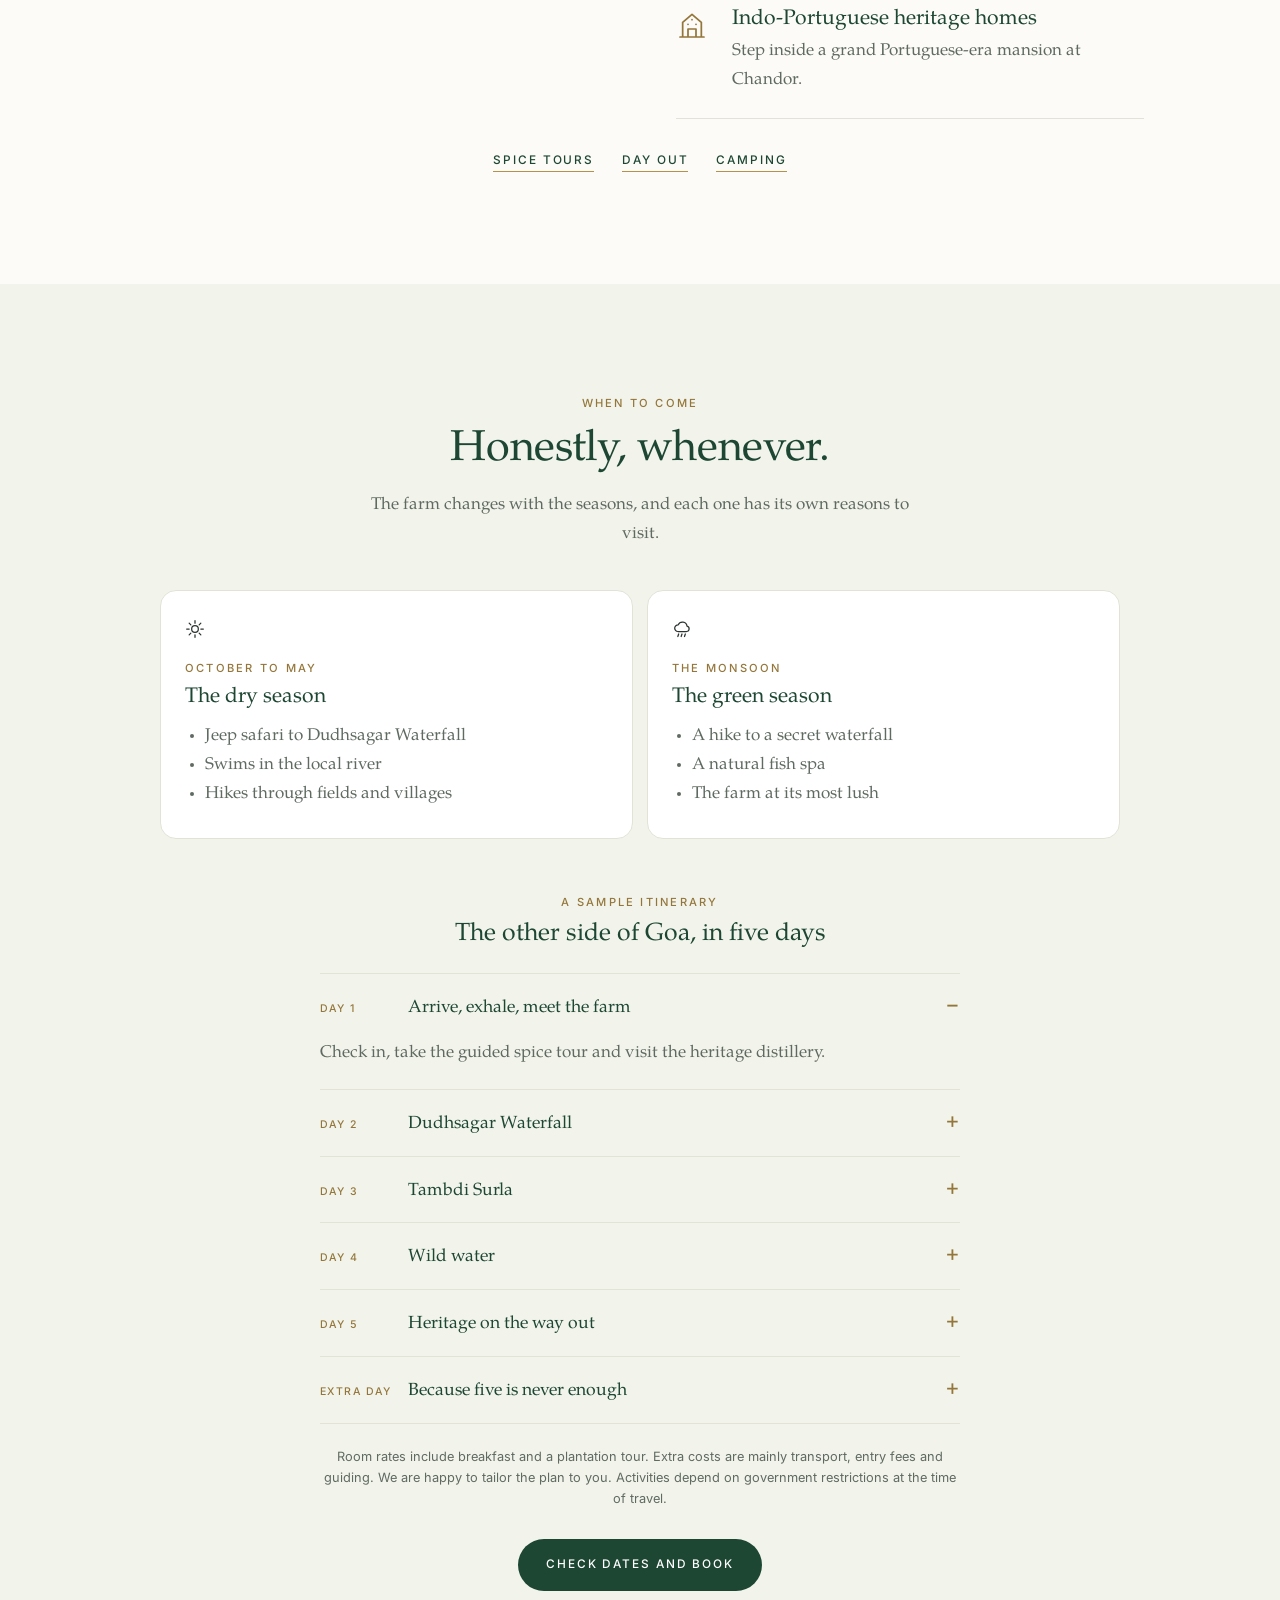
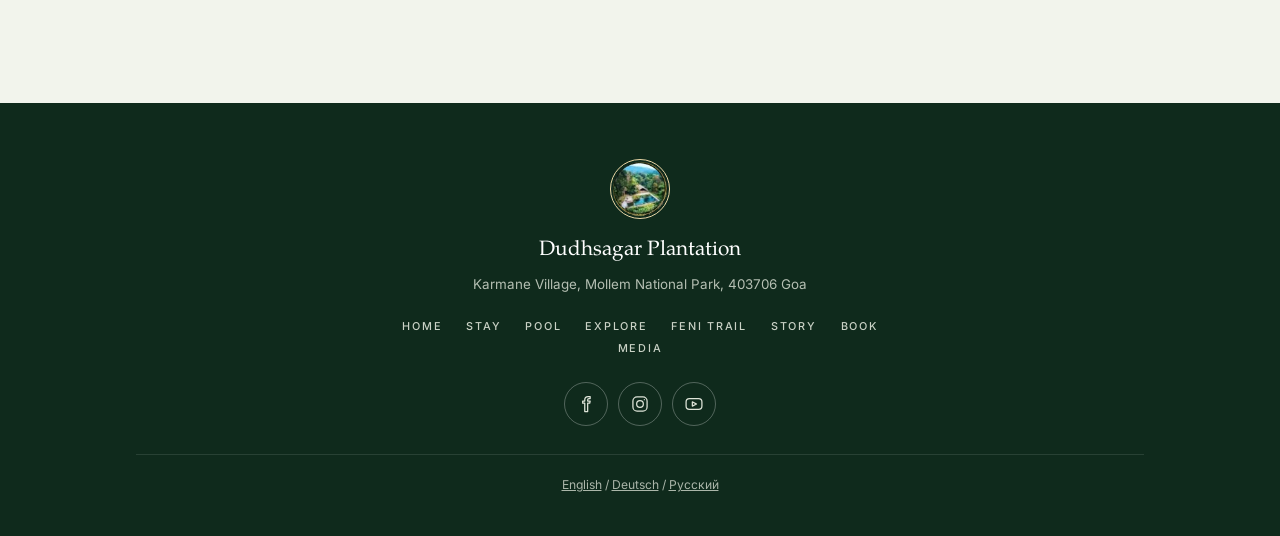
<file: explore.html>
<!DOCTYPE html>
<html lang="en">
<head>
<meta charset="utf-8">
<meta name="viewport" content="width=device-width, initial-scale=1, viewport-fit=cover">
<meta name="theme-color" content="#143424">
<title>Things To Do | Dudhsagar Plantation</title>
<meta name="description" content="Birdwatching, spice tours, natural farming and a heritage distillery on the farm, plus Dudhsagar Waterfall, Tambdi Surla and more nearby.">
<link rel="preload" as="font" type="font/woff" href="assets/fonts/serif-400.woff" crossorigin>
<link rel="preload" as="font" type="font/woff" href="assets/fonts/ui-500.woff" crossorigin>
<link rel="preload" as="image" href="assets/img/hornbill.webp" fetchpriority="high">
<link rel="stylesheet" href="assets/style.css">
<link rel="icon" href="assets/img/logo.webp">
</head>
<body>
<svg width="0" height="0" style="position:absolute" aria-hidden="true">
<symbol id="home" viewBox="0 0 24 24"><path d="m3 11 9-7 9 7M5.5 9.5V20h13V9.5M10 20v-6h4v6"/></symbol>
<symbol id="hut" viewBox="0 0 24 24"><path d="M2 11 12 4l10 7M5 10v10h14V10M3 20h18M10 20v-5h4v5M8 13h.01M16 13h.01"/></symbol>
<symbol id="drop" viewBox="0 0 24 24"><path d="M12 3c3 4 5 6.6 5 9.200a5 5 0 0 1-10 0C7 9.6 9 7 12 3ZM3 19c2-1.5 4-1.5 6 0s4 1.5 6 0 4-1.5 6 0"/></symbol>
<symbol id="bird" viewBox="0 0 24 24"><path d="M3 18c6 0 10-3 10-8a4 4 0 0 1 8 0l-2 1c0 6-5 10-12 10M16.5 9.500h.01M9 14l-5-4"/></symbol>
<symbol id="bottle" viewBox="0 0 24 24"><path d="M10 2h4v4l2 3v11a2 2 0 0 1-2 2h-4a2 2 0 0 1-2-2V9l2-3V2ZM8 13h8M8 17h8"/></symbol>
<symbol id="tree" viewBox="0 0 24 24"><path d="M12 22v-8m0 0a5.5 5.5 0 0 1-5-7.800A5 5 0 0 1 12 2a5 5 0 0 1 5 4.200A5.5 5.5 0 0 1 12 14Zm0-1-3-3m3 0 2.5-2.500M7 22h10"/></symbol>
<symbol id="cal" viewBox="0 0 24 24"><rect x="3.5" y="5" width="17" height="15.5" rx="2.5"/><path d="M3.5 10h17M8 3v4m8-4v4"/></symbol>
<symbol id="walk" viewBox="0 0 24 24"><circle cx="13" cy="4.5" r="1.8"/><path d="m9 21 2.5-6-2.5-3 1.5-4 3 1 2 3 3 1M11.5 15l3.5 2 1 4M10.5 8 7 10l-1 3"/></symbol>
<symbol id="sprout" viewBox="0 0 24 24"><path d="M12 21v-9m0 0c0-4-3-6-7-6 0 4 3 6 7 6Zm0-2c0-3 2-5 6-5 0 3-2 5-6 5ZM6 21h12"/></symbol>
<symbol id="spice" viewBox="0 0 24 24"><path d="M14 3c0 2 1 3 3 3M17 6c3 3 2 9-3 13-2 1.6-5 2-7 2 3-2 4-4 5-7 1-3.5 2-6 5-8Z"/></symbol>
<symbol id="still" viewBox="0 0 24 24"><path d="M8 3h5v4l3 5v8H5v-8l3-5V3Zm8 7h4v6M5 15h11"/></symbol>
<symbol id="falls" viewBox="0 0 24 24"><path d="M5 3h14M8 3v10m4-10v13m4-13v10M3 20c2-2 4-2 6 0s4 2 6 0 4-2 6 0"/></symbol>
<symbol id="temple" viewBox="0 0 24 24"><path d="m12 2 4 5H8l4-5ZM6 10h12M7 10v9m10-9v9M4 21h16M10 21v-5h4v5"/></symbol>
<symbol id="carve" viewBox="0 0 24 24"><path d="M12 12a1.5 1.5 0 1 1 1.5 1.5 3.5 3.5 0 1 1-3.5-3.5 5.5 5.5 0 1 1 5.5 5.5 7.5 7.5 0 0 1-7.5-7.5"/></symbol>
<symbol id="dam" viewBox="0 0 24 24"><path d="M3 7h18M5 7l2 13m12-13-2 13M3 20h18M10 7v13m4-13v13"/></symbol>
<symbol id="mansion" viewBox="0 0 24 24"><path d="M3 21h18M5 21V10l7-6 7 6v11M9 21v-6h6v6M9 11.500h.01M15 11.500h.01M12 8h.01"/></symbol>
<symbol id="sun" viewBox="0 0 24 24"><circle cx="12" cy="12" r="4"/><path d="M12 2v3m0 14v3M2 12h3m14 0h3M5 5l2 2m10 10 2 2M19 5l-2 2M7 17l-2 2"/></symbol>
<symbol id="rain" viewBox="0 0 24 24"><path d="M7 15a4 4 0 0 1 .500-8 5.5 5.5 0 0 1 10.5 1.500A3.3 3.3 0 0 1 17.5 15H7Zm1 3-1 3m5-3-1 3m5-3-1 3"/></symbol>
<symbol id="pin" viewBox="0 0 24 24"><path d="M12 21s7-6.2 7-11.500a7 7 0 0 0-14 0C5 14.8 12 21 12 21Z"/><circle cx="12" cy="9.5" r="2.5"/></symbol>
<symbol id="phone" viewBox="0 0 24 24"><path d="M5 3h4l2 5-2.5 1.500a11 11 0 0 0 6 6L16 13l5 2v4a2 2 0 0 1-2 2A16 16 0 0 1 3 5a2 2 0 0 1 2-2Z"/></symbol>
<symbol id="chat" viewBox="0 0 24 24"><path d="M20.5 11.500a8.5 8.5 0 0 1-12.6 7.400L3.5 20.500l1.6-4.300A8.5 8.5 0 1 1 20.5 11.500Z"/></symbol>
<symbol id="mail" viewBox="0 0 24 24"><rect x="3" y="5" width="18" height="14" rx="2.5"/><path d="m4 7 8 6 8-6"/></symbol>
<symbol id="fb" viewBox="0 0 24 24"><path d="M14 8.500V7c0-1 .500-1.5 1.5-1.500H17V3h-2.500C12 3 10.5 4.5 10.5 7v1.500H8V11h2.500v10H14V11h2.500l.500-2.500H14Z"/></symbol>
<symbol id="ig" viewBox="0 0 24 24"><rect x="3.5" y="3.5" width="17" height="17" rx="5"/><circle cx="12" cy="12" r="4"/><path d="M17.2 6.800h.01"/></symbol>
<symbol id="yt" viewBox="0 0 24 24"><rect x="2.5" y="5.5" width="19" height="13" rx="4"/><path d="m10 9.5 5 2.5-5 2.500v-5Z"/></symbol>
<symbol id="medal" viewBox="0 0 60 60"><path d="M20 34 13 56l10-5 6 8 4-20Zm20 0 7 22-10-5-6 8-4-20Z" fill="#9c7a2e"/><circle cx="30" cy="24" r="20" fill="#d9b75a"/><circle cx="30" cy="24" r="15.5" fill="none" stroke="#fff3cf" stroke-width="1.2"/><path d="m30 12.5 3.4 7.2 7.9 1-5.8 5.4 1.5 7.800L30 30l-7 3.9 1.5-7.8-5.8-5.4 7.9-1Z" fill="#fff3cf"/></symbol>
</svg>
<header class="top" id="topbar"><div class="in">
<a class="brand" href="index.html"><i></i><span>Dudhsagar<br>Plantation</span></a>
<nav aria-label="Main"><a href="stay.html"><svg class="" aria-hidden="true"><use href="#hut"/></svg>Stay</a><a href="pool.html"><svg class="" aria-hidden="true"><use href="#drop"/></svg>Pool</a><a href="explore.html" aria-current="page"><svg class="" aria-hidden="true"><use href="#bird"/></svg>Explore</a><a href="feni-trail.html"><svg class="" aria-hidden="true"><use href="#bottle"/></svg>Feni Trail</a><a href="story.html"><svg class="" aria-hidden="true"><use href="#tree"/></svg>Story</a></nav>
<a class="btn b2" href="book.html">Book now</a>
<button class="menu" id="openMenu" aria-haspopup="dialog" aria-controls="sheet">Menu</button>
</div></header>
<div class="sheet" id="sheet" role="dialog" aria-modal="true" aria-label="Menu">
<button class="x" id="closeMenu">Close</button>
<a class="l" href="index.html"><svg class="" aria-hidden="true"><use href="#home"/></svg>Home</a><a class="l" href="stay.html"><svg class="" aria-hidden="true"><use href="#hut"/></svg>The cottages</a><a class="l" href="pool.html"><svg class="" aria-hidden="true"><use href="#drop"/></svg>The natural pool</a><a class="l" href="explore.html"><svg class="" aria-hidden="true"><use href="#bird"/></svg>Things to do</a><a class="l" href="feni-trail.html"><svg class="" aria-hidden="true"><use href="#bottle"/></svg>The Feni Trail</a><a class="l" href="story.html"><svg class="" aria-hidden="true"><use href="#tree"/></svg>Our story</a><a class="l" href="book.html"><svg class="" aria-hidden="true"><use href="#cal"/></svg>Book and contact</a>
<div class="btns stack"><a class="btn b2" href="https://live.ipms247.com/booking/book-rooms-dudhsagarplantation" target="_blank" rel="noopener">Check availability</a><a class="btn b3" href="tel:+919765364456"><svg class="i" aria-hidden="true"><use href="#phone"/></svg>Call the farm</a></div>
<p class="lang ui"><a href="https://dudhsagarplantation.com/">English</a> / <a href="https://dudhsagarplantation.com/de/urlaub-auf-biohof" lang="de">Deutsch</a> / <a href="https://dudhsagarplantation.com/ru/farm-%d0%be%d1%82%d0%b4%d1%8b%d1%85-%d0%b3%d0%be%d0%b0" lang="ru">Русский</a></p>
</div>
<main>
<section class="hero sm"><img class="bg" src="assets/img/hornbill.webp" width="760" height="569" alt="" fetchpriority="high" decoding="async"><div class="wrap"><div><span class="lb">Things to do</span><h1>Plenty to do, and no pressure to do it</h1><p>Some guests climb to waterfalls. Some never leave the veranda. Both are doing it exactly right.</p></div></div></section>
<section class="sec"><div class="wrap"><div class="cols">
<div><div class="sub" style="margin-top:0"><span class="lb">On the farm</span></div><div class="rows"><div class="row ic"><svg class="" aria-hidden="true"><use href="#walk"/></svg><div><h3>Neighbourhood trail</h3><p>Seven unhurried kilometres through fields and villages and along the river. Wear shoes you like.</p></div></div><div class="row ic"><svg class="" aria-hidden="true"><use href="#bird"/></svg><div><h3>Birdwatching</h3><p>More than 60 species live on the farm, with more in the sanctuary next door. Binoculars help. Patience helps more.</p></div></div><div class="row ic"><svg class="" aria-hidden="true"><use href="#sprout"/></svg><div><h3>Natural farming</h3><p>Get your hands in the soil the traditional way. It turned barren land into this garden, so it clearly works.</p></div></div><div class="row ic"><svg class="" aria-hidden="true"><use href="#spice"/></svg><div><h3>The spice tour</h3><p>A guided walk to meet the spices from your kitchen shelf while they are still growing. A few will surprise you.</p></div></div><div class="row ic"><svg class="" aria-hidden="true"><use href="#still"/></svg><div><h3>The heritage distillery</h3><p>Watch cashew become feni and urak the old way: slowly, and over a wood fire.</p></div></div></div></div>
<div><div class="sub"><span class="lb">A little further</span></div><img class="actpic pic" src="assets/img/hike.webp" width="760" height="569" alt="Guests hiking a rocky forest trail" loading="lazy" decoding="async"><div class="rows"><div class="row ic"><svg class="" aria-hidden="true"><use href="#falls"/></svg><div><h3>Dudhsagar Waterfall</h3><p>A bumpy jeep ride through the wildlife sanctuary, rewarded with a swim beneath the falls.</p></div></div><div class="row ic"><svg class="" aria-hidden="true"><use href="#temple"/></svg><div><h3>Tambdi Surla Temple and Waterfall</h3><p>Goa's oldest temple, followed by a forest hike to a waterfall most visitors never find.</p></div></div><div class="row ic"><svg class="" aria-hidden="true"><use href="#carve"/></svg><div><h3>Saveri Waterfall and Usgalimol</h3><p>A waterfall at Netravli and a riverbank of prehistoric rock carvings.</p></div></div><div class="row ic"><svg class="" aria-hidden="true"><use href="#dam"/></svg><div><h3>Salaulim Dam and Botanical Garden</h3><p>A dam with a most unusual duck-bill spillway, and a garden to wander beside it.</p></div></div><div class="row ic"><svg class="" aria-hidden="true"><use href="#mansion"/></svg><div><h3>Indo-Portuguese heritage homes</h3><p>Step inside a grand Portuguese-era mansion at Chandor.</p></div></div></div></div>
</div>
<p style="margin:36px auto 0;text-align:center;display:flex;flex-wrap:wrap;justify-content:center;gap:18px 28px;max-width:none"><a class="link" href="https://dudhsagarplantation.com/spice-tours">Spice tours</a><a class="link" href="https://dudhsagarplantation.com/day-out">Day out</a><a class="link" href="https://dudhsagarplantation.com/camping">Camping</a></p>
</div></section>
<section class="sec tint"><div class="wrap"><div class="hd"><span class="lb">When to come</span><h2>Honestly, whenever.</h2><p>The farm changes with the seasons, and each one has its own reasons to visit.</p></div>
<div class="seasons"><div class="season"><svg class="i" aria-hidden="true"><use href="#sun"/></svg><span class="lb" style="margin-top:10px">October to May</span><h3>The dry season</h3><ul><li>Jeep safari to Dudhsagar Waterfall</li><li>Swims in the local river</li><li>Hikes through fields and villages</li></ul></div>
<div class="season"><svg class="i" aria-hidden="true"><use href="#rain"/></svg><span class="lb" style="margin-top:10px">The monsoon</span><h3>The green season</h3><ul><li>A hike to a secret waterfall</li><li>A natural fish spa</li><li>The farm at its most lush</li></ul></div></div>
<div class="sub"><span class="lb">A sample itinerary</span><h3 style="margin-top:10px;font-size:1.55rem">The other side of Goa, in five days</h3></div>
<div class="acc">
<details open><summary><i>Day 1</i>Arrive, exhale, meet the farm</summary><p>Check in, take the guided spice tour and visit the heritage distillery.</p></details>
<details><summary><i>Day 2</i>Dudhsagar Waterfall</summary><p>A jeep safari to the falls (October to May), then the plantation nature trail.</p></details>
<details><summary><i>Day 3</i>Tambdi Surla</summary><p>Visit Goa's oldest temple and hike to Tambdi falls.</p></details>
<details><summary><i>Day 4</i>Wild water</summary><p>In the monsoon: hike to a secret waterfall, swim, and try a natural fish spa. In summer: swim in the local river and hike through fields and villages.</p></details>
<details><summary><i>Day 5</i>Heritage on the way out</summary><p>Breakfast and checkout, then a visit to a Portuguese-era mansion.</p></details>
<details><summary><i>Extra day</i>Because five is never enough</summary><p>Saveri Waterfall, Netravli Wildlife Sanctuary and the rock carvings at Rivona.</p></details>
</div>
<p class="note">Room rates include breakfast and a plantation tour. Extra costs are mainly transport, entry fees and guiding. We are happy to tailor the plan to you. Activities depend on government restrictions at the time of travel.</p>
<div class="btns c"><a class="btn b1" href="book.html">Check dates and book</a></div></div></section>
</main>
<footer><div class="wrap">
<div class="crest" role="img" aria-label=""></div>
<p class="nm" style="margin:0 auto">Dudhsagar Plantation</p>
<p class="ui" style="margin:6px auto 0;opacity:.8">Karmane Village, Mollem National Park, 403706 Goa</p>
<div class="flinks"><a href="index.html">Home</a><a href="stay.html">Stay</a><a href="pool.html">Pool</a><a href="explore.html">Explore</a><a href="feni-trail.html">Feni Trail</a><a href="story.html">Story</a><a href="book.html">Book</a><a href="https://dudhsagarplantation.com/media-coverage">Media</a></div>
<div class="soc"><a href="https://www.facebook.com/DudhsagarPlantation/" aria-label="Facebook"><svg class="i" aria-hidden="true"><use href="#fb"/></svg></a><a href="https://www.instagram.com/DudhsagarPlantation_goa/" aria-label="Instagram"><svg class="i" aria-hidden="true"><use href="#ig"/></svg></a><a href="https://www.youtube.com/channel/UCibFM3-KxfApkjIg2wTgZBw" aria-label="YouTube"><svg class="i" aria-hidden="true"><use href="#yt"/></svg></a></div>
<p class="legal" style="max-width:none"><a href="https://dudhsagarplantation.com/">English</a> / <a href="https://dudhsagarplantation.com/de/urlaub-auf-biohof" lang="de">Deutsch</a> / <a href="https://dudhsagarplantation.com/ru/farm-%d0%be%d1%82%d0%b4%d1%8b%d1%85-%d0%b3%d0%be%d0%b0" lang="ru">Русский</a></p>
</div></footer>
<nav class="tabs" aria-label="Pages"><a href="stay.html"><svg class="" aria-hidden="true"><use href="#hut"/></svg>Stay</a><a href="pool.html"><svg class="" aria-hidden="true"><use href="#drop"/></svg>Pool</a><a href="explore.html" aria-current="page"><svg class="" aria-hidden="true"><use href="#bird"/></svg>Explore</a><a href="feni-trail.html"><svg class="" aria-hidden="true"><use href="#bottle"/></svg>Feni</a><a href="story.html"><svg class="" aria-hidden="true"><use href="#tree"/></svg>Story</a><a class="go" href="book.html"><svg class="" aria-hidden="true"><use href="#cal"/></svg>Book</a></nav>
<script src="assets/site.js" defer></script>
</body>
</html>
</file>
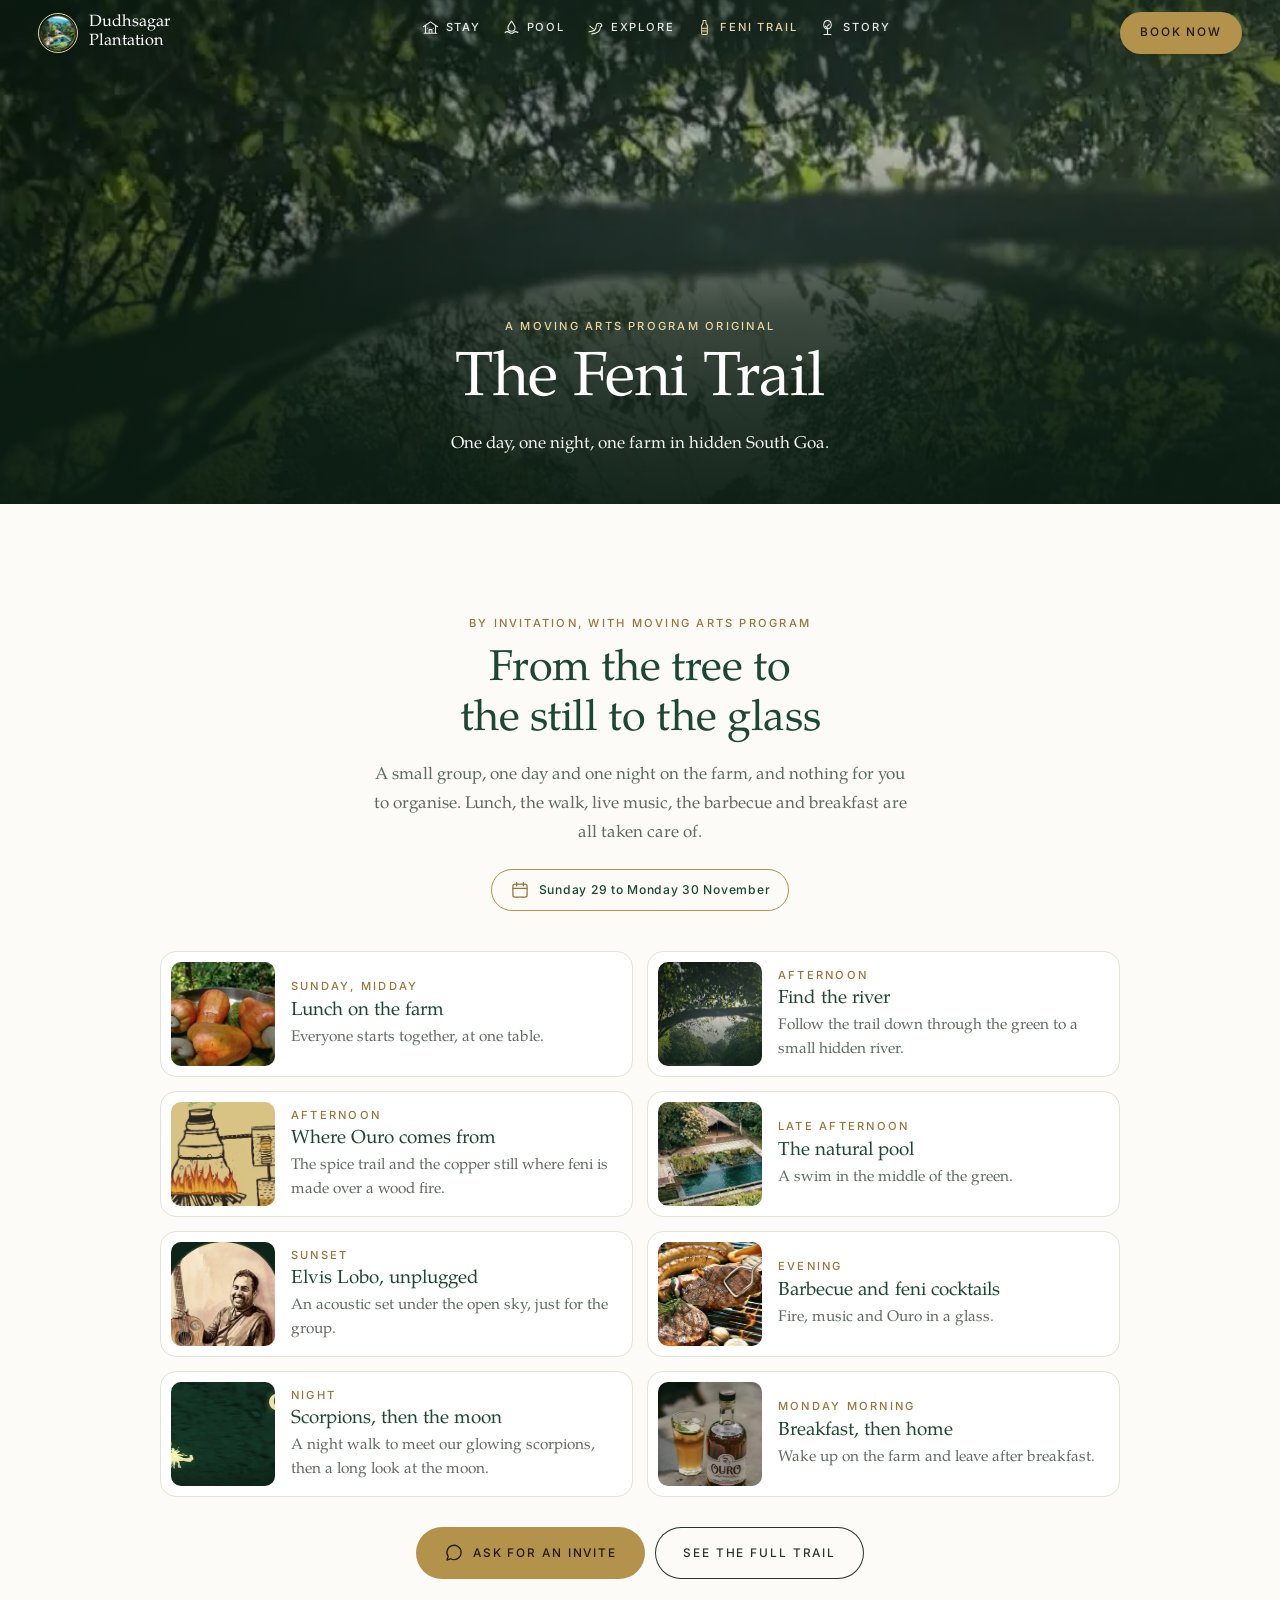
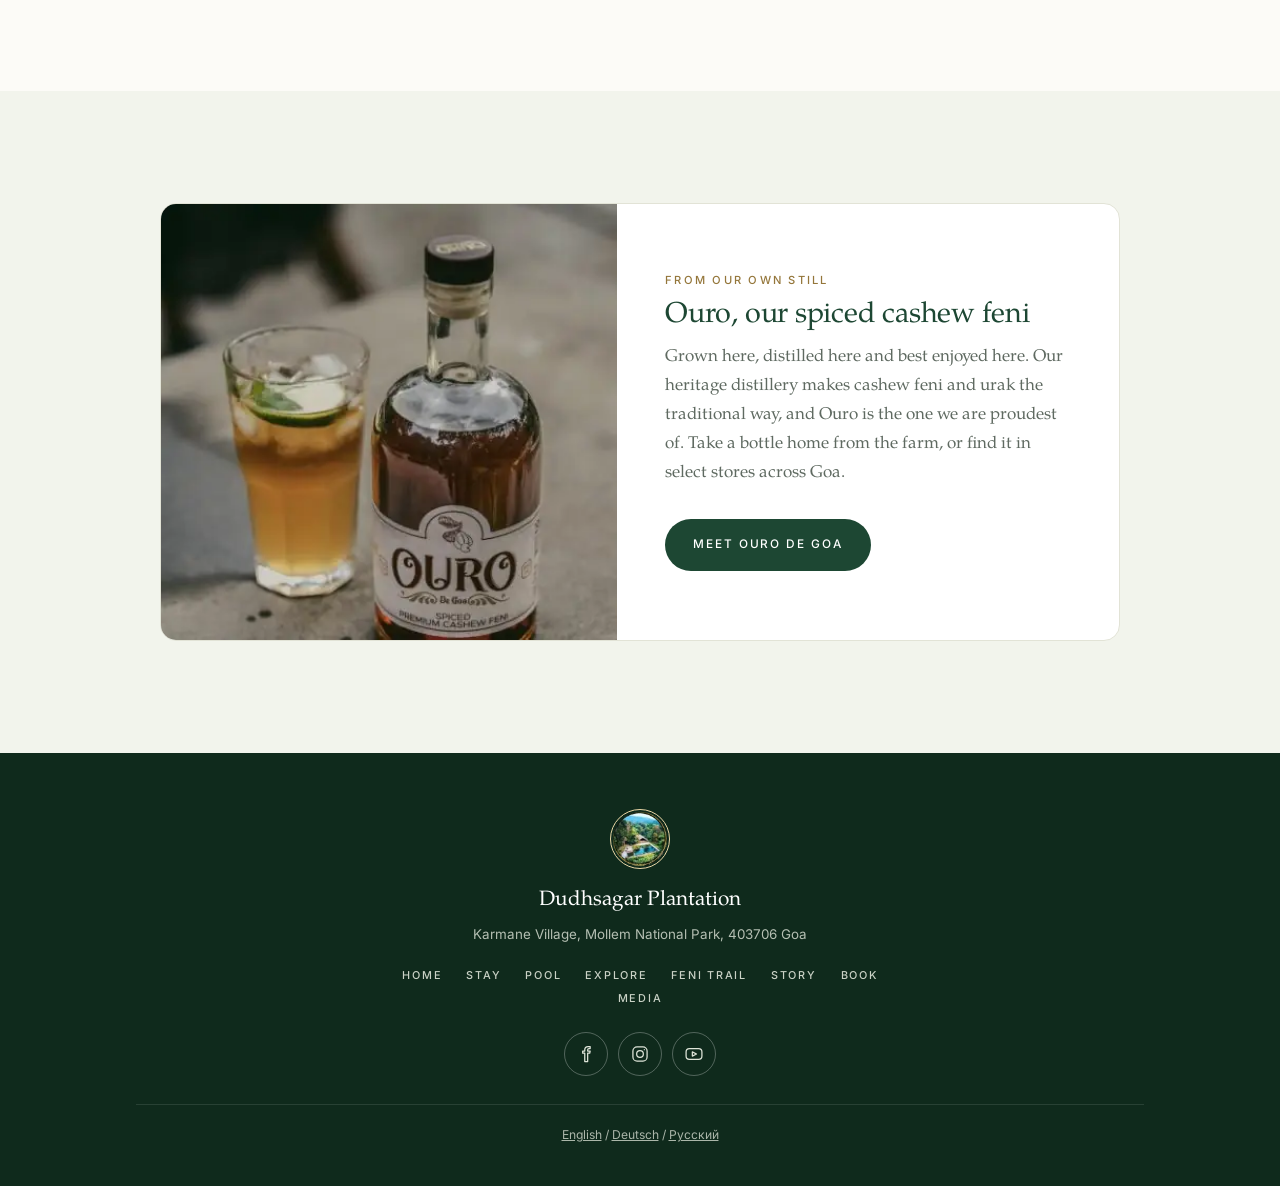
<file: feni-trail.html>
<!DOCTYPE html>
<html lang="en">
<head>
<meta charset="utf-8">
<meta name="viewport" content="width=device-width, initial-scale=1, viewport-fit=cover">
<meta name="theme-color" content="#143424">
<title>The Feni Trail | Dudhsagar Plantation</title>
<meta name="description" content="One day and one night on the farm with a small invited group: follow the cashew from tree to copper still to glass. A Moving Arts Program original.">
<link rel="preload" as="font" type="font/woff" href="assets/fonts/serif-400.woff" crossorigin>
<link rel="preload" as="font" type="font/woff" href="assets/fonts/ui-500.woff" crossorigin>
<link rel="preload" as="image" href="assets/img/river.webp" fetchpriority="high">
<link rel="stylesheet" href="assets/style.css">
<link rel="icon" href="assets/img/logo.webp">
</head>
<body>
<svg width="0" height="0" style="position:absolute" aria-hidden="true">
<symbol id="home" viewBox="0 0 24 24"><path d="m3 11 9-7 9 7M5.5 9.5V20h13V9.5M10 20v-6h4v6"/></symbol>
<symbol id="hut" viewBox="0 0 24 24"><path d="M2 11 12 4l10 7M5 10v10h14V10M3 20h18M10 20v-5h4v5M8 13h.01M16 13h.01"/></symbol>
<symbol id="drop" viewBox="0 0 24 24"><path d="M12 3c3 4 5 6.6 5 9.200a5 5 0 0 1-10 0C7 9.6 9 7 12 3ZM3 19c2-1.5 4-1.5 6 0s4 1.5 6 0 4-1.5 6 0"/></symbol>
<symbol id="bird" viewBox="0 0 24 24"><path d="M3 18c6 0 10-3 10-8a4 4 0 0 1 8 0l-2 1c0 6-5 10-12 10M16.5 9.500h.01M9 14l-5-4"/></symbol>
<symbol id="bottle" viewBox="0 0 24 24"><path d="M10 2h4v4l2 3v11a2 2 0 0 1-2 2h-4a2 2 0 0 1-2-2V9l2-3V2ZM8 13h8M8 17h8"/></symbol>
<symbol id="tree" viewBox="0 0 24 24"><path d="M12 22v-8m0 0a5.5 5.5 0 0 1-5-7.800A5 5 0 0 1 12 2a5 5 0 0 1 5 4.200A5.5 5.5 0 0 1 12 14Zm0-1-3-3m3 0 2.5-2.500M7 22h10"/></symbol>
<symbol id="cal" viewBox="0 0 24 24"><rect x="3.5" y="5" width="17" height="15.5" rx="2.5"/><path d="M3.5 10h17M8 3v4m8-4v4"/></symbol>
<symbol id="walk" viewBox="0 0 24 24"><circle cx="13" cy="4.5" r="1.8"/><path d="m9 21 2.5-6-2.5-3 1.5-4 3 1 2 3 3 1M11.5 15l3.5 2 1 4M10.5 8 7 10l-1 3"/></symbol>
<symbol id="sprout" viewBox="0 0 24 24"><path d="M12 21v-9m0 0c0-4-3-6-7-6 0 4 3 6 7 6Zm0-2c0-3 2-5 6-5 0 3-2 5-6 5ZM6 21h12"/></symbol>
<symbol id="spice" viewBox="0 0 24 24"><path d="M14 3c0 2 1 3 3 3M17 6c3 3 2 9-3 13-2 1.6-5 2-7 2 3-2 4-4 5-7 1-3.5 2-6 5-8Z"/></symbol>
<symbol id="still" viewBox="0 0 24 24"><path d="M8 3h5v4l3 5v8H5v-8l3-5V3Zm8 7h4v6M5 15h11"/></symbol>
<symbol id="falls" viewBox="0 0 24 24"><path d="M5 3h14M8 3v10m4-10v13m4-13v10M3 20c2-2 4-2 6 0s4 2 6 0 4-2 6 0"/></symbol>
<symbol id="temple" viewBox="0 0 24 24"><path d="m12 2 4 5H8l4-5ZM6 10h12M7 10v9m10-9v9M4 21h16M10 21v-5h4v5"/></symbol>
<symbol id="carve" viewBox="0 0 24 24"><path d="M12 12a1.5 1.5 0 1 1 1.5 1.5 3.5 3.5 0 1 1-3.5-3.5 5.5 5.5 0 1 1 5.5 5.5 7.5 7.5 0 0 1-7.5-7.5"/></symbol>
<symbol id="dam" viewBox="0 0 24 24"><path d="M3 7h18M5 7l2 13m12-13-2 13M3 20h18M10 7v13m4-13v13"/></symbol>
<symbol id="mansion" viewBox="0 0 24 24"><path d="M3 21h18M5 21V10l7-6 7 6v11M9 21v-6h6v6M9 11.500h.01M15 11.500h.01M12 8h.01"/></symbol>
<symbol id="sun" viewBox="0 0 24 24"><circle cx="12" cy="12" r="4"/><path d="M12 2v3m0 14v3M2 12h3m14 0h3M5 5l2 2m10 10 2 2M19 5l-2 2M7 17l-2 2"/></symbol>
<symbol id="rain" viewBox="0 0 24 24"><path d="M7 15a4 4 0 0 1 .500-8 5.5 5.5 0 0 1 10.5 1.500A3.3 3.3 0 0 1 17.5 15H7Zm1 3-1 3m5-3-1 3m5-3-1 3"/></symbol>
<symbol id="pin" viewBox="0 0 24 24"><path d="M12 21s7-6.2 7-11.500a7 7 0 0 0-14 0C5 14.8 12 21 12 21Z"/><circle cx="12" cy="9.5" r="2.5"/></symbol>
<symbol id="phone" viewBox="0 0 24 24"><path d="M5 3h4l2 5-2.5 1.500a11 11 0 0 0 6 6L16 13l5 2v4a2 2 0 0 1-2 2A16 16 0 0 1 3 5a2 2 0 0 1 2-2Z"/></symbol>
<symbol id="chat" viewBox="0 0 24 24"><path d="M20.5 11.500a8.5 8.5 0 0 1-12.6 7.400L3.5 20.500l1.6-4.300A8.5 8.5 0 1 1 20.5 11.500Z"/></symbol>
<symbol id="mail" viewBox="0 0 24 24"><rect x="3" y="5" width="18" height="14" rx="2.5"/><path d="m4 7 8 6 8-6"/></symbol>
<symbol id="fb" viewBox="0 0 24 24"><path d="M14 8.500V7c0-1 .500-1.5 1.5-1.500H17V3h-2.500C12 3 10.5 4.5 10.5 7v1.500H8V11h2.500v10H14V11h2.500l.500-2.500H14Z"/></symbol>
<symbol id="ig" viewBox="0 0 24 24"><rect x="3.5" y="3.5" width="17" height="17" rx="5"/><circle cx="12" cy="12" r="4"/><path d="M17.2 6.800h.01"/></symbol>
<symbol id="yt" viewBox="0 0 24 24"><rect x="2.5" y="5.5" width="19" height="13" rx="4"/><path d="m10 9.5 5 2.5-5 2.500v-5Z"/></symbol>
<symbol id="medal" viewBox="0 0 60 60"><path d="M20 34 13 56l10-5 6 8 4-20Zm20 0 7 22-10-5-6 8-4-20Z" fill="#9c7a2e"/><circle cx="30" cy="24" r="20" fill="#d9b75a"/><circle cx="30" cy="24" r="15.5" fill="none" stroke="#fff3cf" stroke-width="1.2"/><path d="m30 12.5 3.4 7.2 7.9 1-5.8 5.4 1.5 7.800L30 30l-7 3.9 1.5-7.8-5.8-5.4 7.9-1Z" fill="#fff3cf"/></symbol>
</svg>
<header class="top" id="topbar"><div class="in">
<a class="brand" href="index.html"><i></i><span>Dudhsagar<br>Plantation</span></a>
<nav aria-label="Main"><a href="stay.html"><svg class="" aria-hidden="true"><use href="#hut"/></svg>Stay</a><a href="pool.html"><svg class="" aria-hidden="true"><use href="#drop"/></svg>Pool</a><a href="explore.html"><svg class="" aria-hidden="true"><use href="#bird"/></svg>Explore</a><a href="feni-trail.html" aria-current="page"><svg class="" aria-hidden="true"><use href="#bottle"/></svg>Feni Trail</a><a href="story.html"><svg class="" aria-hidden="true"><use href="#tree"/></svg>Story</a></nav>
<a class="btn b2" href="book.html">Book now</a>
<button class="menu" id="openMenu" aria-haspopup="dialog" aria-controls="sheet">Menu</button>
</div></header>
<div class="sheet" id="sheet" role="dialog" aria-modal="true" aria-label="Menu">
<button class="x" id="closeMenu">Close</button>
<a class="l" href="index.html"><svg class="" aria-hidden="true"><use href="#home"/></svg>Home</a><a class="l" href="stay.html"><svg class="" aria-hidden="true"><use href="#hut"/></svg>The cottages</a><a class="l" href="pool.html"><svg class="" aria-hidden="true"><use href="#drop"/></svg>The natural pool</a><a class="l" href="explore.html"><svg class="" aria-hidden="true"><use href="#bird"/></svg>Things to do</a><a class="l" href="feni-trail.html"><svg class="" aria-hidden="true"><use href="#bottle"/></svg>The Feni Trail</a><a class="l" href="story.html"><svg class="" aria-hidden="true"><use href="#tree"/></svg>Our story</a><a class="l" href="book.html"><svg class="" aria-hidden="true"><use href="#cal"/></svg>Book and contact</a>
<div class="btns stack"><a class="btn b2" href="https://live.ipms247.com/booking/book-rooms-dudhsagarplantation" target="_blank" rel="noopener">Check availability</a><a class="btn b3" href="tel:+919765364456"><svg class="i" aria-hidden="true"><use href="#phone"/></svg>Call the farm</a></div>
<p class="lang ui"><a href="https://dudhsagarplantation.com/">English</a> / <a href="https://dudhsagarplantation.com/de/urlaub-auf-biohof" lang="de">Deutsch</a> / <a href="https://dudhsagarplantation.com/ru/farm-%d0%be%d1%82%d0%b4%d1%8b%d1%85-%d0%b3%d0%be%d0%b0" lang="ru">Русский</a></p>
</div>
<main>
<section class="hero sm"><img class="bg" src="assets/img/river.webp" width="760" height="555" alt="" fetchpriority="high" decoding="async"><div class="wrap"><div><span class="lb">A Moving Arts Program original</span><h1>The Feni Trail</h1><p>One day, one night, one farm in hidden South Goa.</p></div></div></section>
<section class="sec"><div class="wrap">
<div class="hd"><span class="lb">By invitation, with Moving Arts Program</span><h2>From the tree to the still to the glass</h2>
<p>A small group, one day and one night on the farm, and nothing for you to organise. Lunch, the walk, live music, the barbecue and breakfast are all taken care of.</p>
<span class="when2"><svg class="i" aria-hidden="true"><use href="#cal"/></svg>Sunday 29 to Monday 30 November</span></div>
<div class="steps"><div class="step"><img class="pic" src="assets/img/spice.webp" width="434" height="466" alt="Lunch on the farm" loading="lazy" decoding="async"><div><span class="lb">Sunday, midday</span><h3>Lunch on the farm</h3><p>Everyone starts together, at one table.</p></div></div><div class="step"><img class="pic" src="assets/img/river.webp" width="760" height="555" alt="Find the river" loading="lazy" decoding="async"><div><span class="lb">Afternoon</span><h3>Find the river</h3><p>Follow the trail down through the green to a small hidden river.</p></div></div><div class="step"><img class="pic" src="assets/img/still.webp" width="434" height="466" alt="Where Ouro comes from" loading="lazy" decoding="async"><div><span class="lb">Afternoon</span><h3>Where Ouro comes from</h3><p>The spice trail and the copper still where feni is made over a wood fire.</p></div></div><div class="step"><img class="pic" src="assets/img/pool.webp" width="960" height="570" alt="The natural pool" loading="lazy" decoding="async"><div><span class="lb">Late afternoon</span><h3>The natural pool</h3><p>A swim in the middle of the green.</p></div></div><div class="step"><img class="pic" src="assets/img/elvis.webp" width="520" height="474" alt="Elvis Lobo, unplugged" loading="lazy" decoding="async"><div><span class="lb">Sunset</span><h3>Elvis Lobo, unplugged</h3><p>An acoustic set under the open sky, just for the group.</p></div></div><div class="step"><img class="pic" src="assets/img/bbq.webp" width="434" height="414" alt="Barbecue and feni cocktails" loading="lazy" decoding="async"><div><span class="lb">Evening</span><h3>Barbecue and feni cocktails</h3><p>Fire, music and Ouro in a glass.</p></div></div><div class="step"><img class="pic" src="assets/img/night.webp" width="640" height="416" alt="Scorpions, then the moon" loading="lazy" decoding="async"><div><span class="lb">Night</span><h3>Scorpions, then the moon</h3><p>A night walk to meet our glowing scorpions, then a long look at the moon.</p></div></div><div class="step"><img class="pic" src="assets/img/ouro.webp" width="434" height="414" alt="Breakfast, then home" loading="lazy" decoding="async"><div><span class="lb">Monday morning</span><h3>Breakfast, then home</h3><p>Wake up on the farm and leave after breakfast.</p></div></div></div>
<div class="btns c stack"><a class="btn b2" href="https://wa.me/919849690077?text=Yess%20I%20am%20interested%20in%20the%20next%20one%2C%20please%20let%20me%20know%20when%20is%20the%20next%20one%20happening." target="_blank" rel="noopener"><svg class="i" aria-hidden="true"><use href="#chat"/></svg>Ask for an invite</a><a class="btn b3" href="https://movingartsprogram.com/the-feni-trail/" target="_blank" rel="noopener">See the full trail</a></div>
</div></section>
<section class="sec tint"><div class="wrap"><div class="ouro"><img class="pic" src="assets/img/ouro.webp" width="434" height="414" alt="A bottle of Ouro spiced cashew feni next to a cocktail" loading="lazy" decoding="async">
<div class="t"><span class="lb">From our own still</span><h2>Ouro, our spiced cashew feni</h2>
<p>Grown here, distilled here and best enjoyed here. Our heritage distillery makes cashew feni and urak the traditional way, and Ouro is the one we are proudest of. Take a bottle home from the farm, or find it in select stores across Goa.</p>
<div class="btns"><a class="btn b1" href="https://ourodegoa.in/" target="_blank" rel="noopener">Meet Ouro De Goa</a></div></div></div></div></section>
</main>
<footer><div class="wrap">
<div class="crest" role="img" aria-label=""></div>
<p class="nm" style="margin:0 auto">Dudhsagar Plantation</p>
<p class="ui" style="margin:6px auto 0;opacity:.8">Karmane Village, Mollem National Park, 403706 Goa</p>
<div class="flinks"><a href="index.html">Home</a><a href="stay.html">Stay</a><a href="pool.html">Pool</a><a href="explore.html">Explore</a><a href="feni-trail.html">Feni Trail</a><a href="story.html">Story</a><a href="book.html">Book</a><a href="https://dudhsagarplantation.com/media-coverage">Media</a></div>
<div class="soc"><a href="https://www.facebook.com/DudhsagarPlantation/" aria-label="Facebook"><svg class="i" aria-hidden="true"><use href="#fb"/></svg></a><a href="https://www.instagram.com/DudhsagarPlantation_goa/" aria-label="Instagram"><svg class="i" aria-hidden="true"><use href="#ig"/></svg></a><a href="https://www.youtube.com/channel/UCibFM3-KxfApkjIg2wTgZBw" aria-label="YouTube"><svg class="i" aria-hidden="true"><use href="#yt"/></svg></a></div>
<p class="legal" style="max-width:none"><a href="https://dudhsagarplantation.com/">English</a> / <a href="https://dudhsagarplantation.com/de/urlaub-auf-biohof" lang="de">Deutsch</a> / <a href="https://dudhsagarplantation.com/ru/farm-%d0%be%d1%82%d0%b4%d1%8b%d1%85-%d0%b3%d0%be%d0%b0" lang="ru">Русский</a></p>
</div></footer>
<nav class="tabs" aria-label="Pages"><a href="stay.html"><svg class="" aria-hidden="true"><use href="#hut"/></svg>Stay</a><a href="pool.html"><svg class="" aria-hidden="true"><use href="#drop"/></svg>Pool</a><a href="explore.html"><svg class="" aria-hidden="true"><use href="#bird"/></svg>Explore</a><a href="feni-trail.html" aria-current="page"><svg class="" aria-hidden="true"><use href="#bottle"/></svg>Feni</a><a href="story.html"><svg class="" aria-hidden="true"><use href="#tree"/></svg>Story</a><a class="go" href="book.html"><svg class="" aria-hidden="true"><use href="#cal"/></svg>Book</a></nav>
<script src="assets/site.js" defer></script>
</body>
</html>
</file>
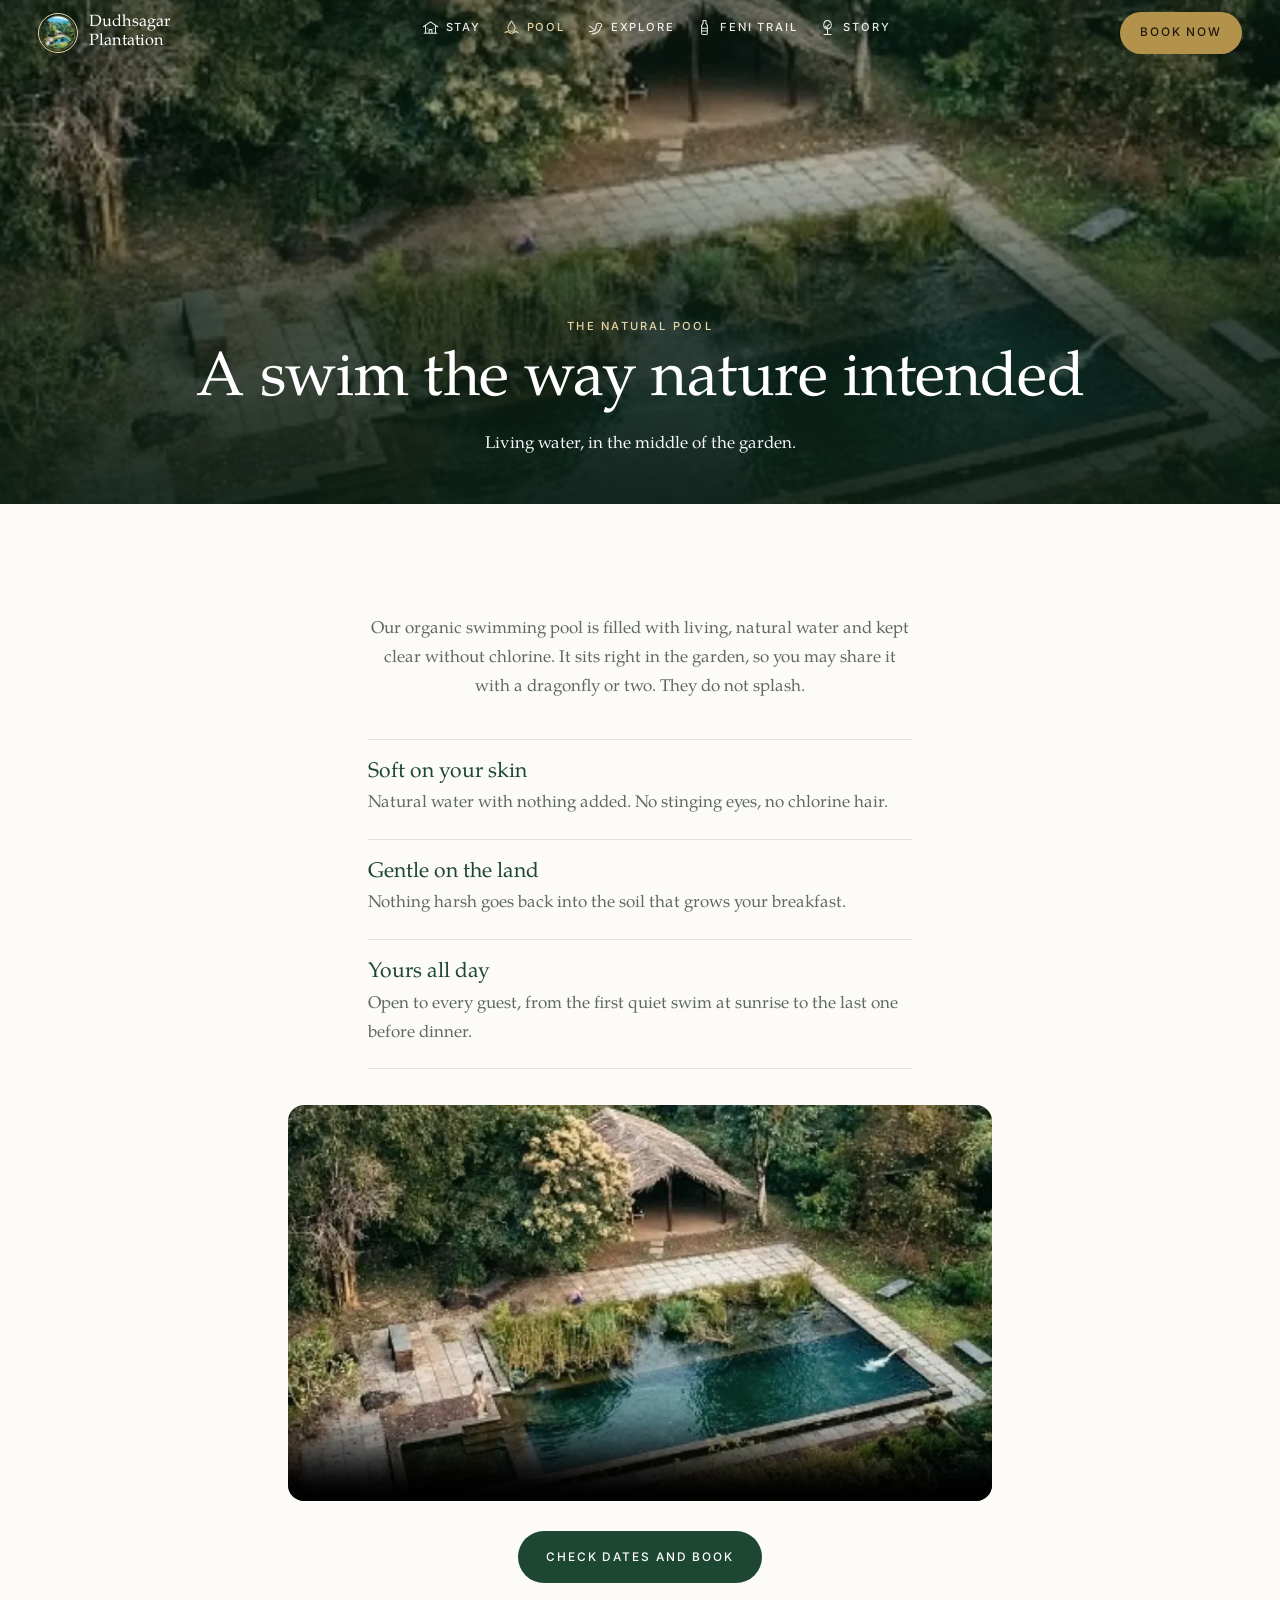
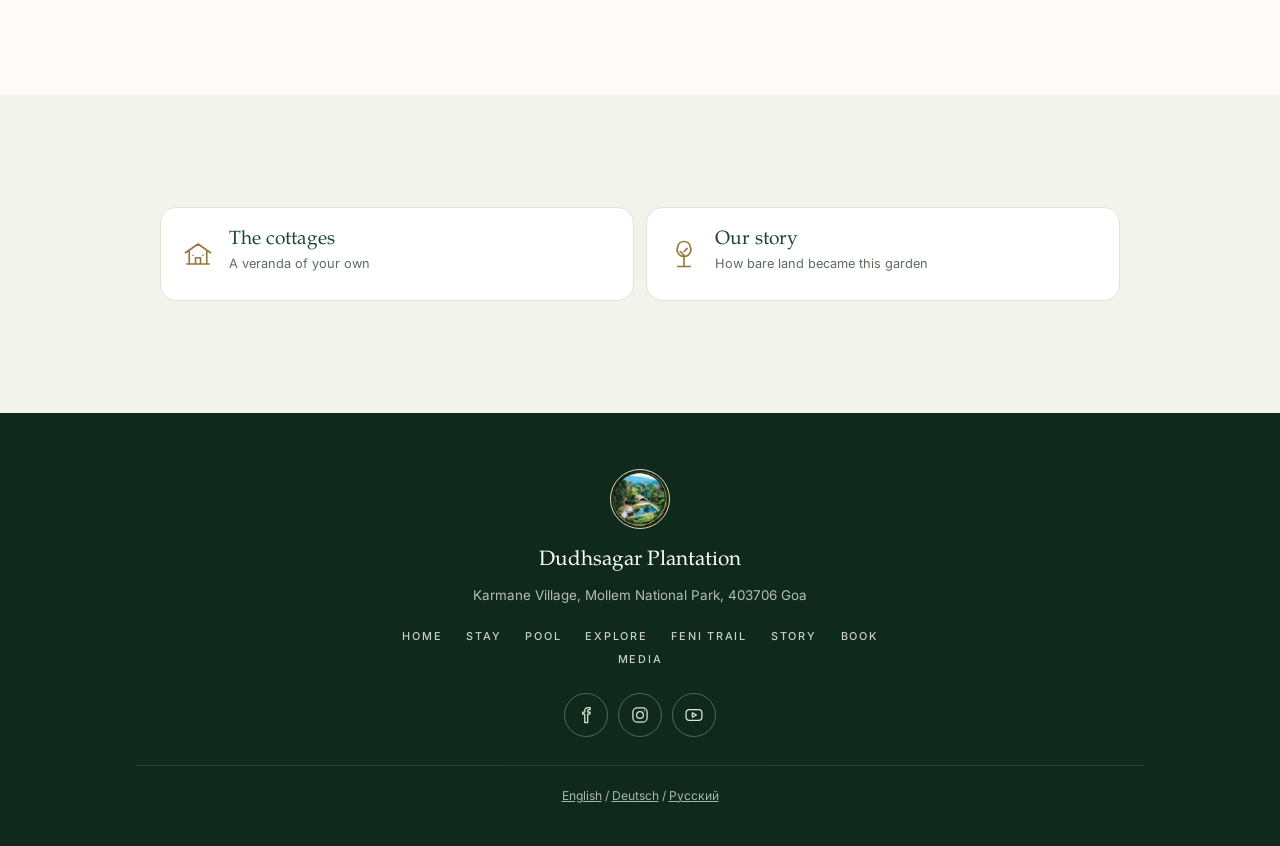
<file: pool.html>
<!DOCTYPE html>
<html lang="en">
<head>
<meta charset="utf-8">
<meta name="viewport" content="width=device-width, initial-scale=1, viewport-fit=cover">
<meta name="theme-color" content="#143424">
<title>The Natural Pool | Dudhsagar Plantation</title>
<meta name="description" content="An organic swimming pool filled with natural water and kept clear without chlorine, set in the garden of Dudhsagar Plantation, Goa.">
<link rel="preload" as="font" type="font/woff" href="assets/fonts/serif-400.woff" crossorigin>
<link rel="preload" as="font" type="font/woff" href="assets/fonts/ui-500.woff" crossorigin>
<link rel="preload" as="image" href="assets/img/pool.webp" fetchpriority="high">
<link rel="stylesheet" href="assets/style.css">
<link rel="icon" href="assets/img/logo.webp">
</head>
<body>
<svg width="0" height="0" style="position:absolute" aria-hidden="true">
<symbol id="home" viewBox="0 0 24 24"><path d="m3 11 9-7 9 7M5.5 9.5V20h13V9.5M10 20v-6h4v6"/></symbol>
<symbol id="hut" viewBox="0 0 24 24"><path d="M2 11 12 4l10 7M5 10v10h14V10M3 20h18M10 20v-5h4v5M8 13h.01M16 13h.01"/></symbol>
<symbol id="drop" viewBox="0 0 24 24"><path d="M12 3c3 4 5 6.6 5 9.200a5 5 0 0 1-10 0C7 9.6 9 7 12 3ZM3 19c2-1.5 4-1.5 6 0s4 1.5 6 0 4-1.5 6 0"/></symbol>
<symbol id="bird" viewBox="0 0 24 24"><path d="M3 18c6 0 10-3 10-8a4 4 0 0 1 8 0l-2 1c0 6-5 10-12 10M16.5 9.500h.01M9 14l-5-4"/></symbol>
<symbol id="bottle" viewBox="0 0 24 24"><path d="M10 2h4v4l2 3v11a2 2 0 0 1-2 2h-4a2 2 0 0 1-2-2V9l2-3V2ZM8 13h8M8 17h8"/></symbol>
<symbol id="tree" viewBox="0 0 24 24"><path d="M12 22v-8m0 0a5.5 5.5 0 0 1-5-7.800A5 5 0 0 1 12 2a5 5 0 0 1 5 4.200A5.5 5.5 0 0 1 12 14Zm0-1-3-3m3 0 2.5-2.500M7 22h10"/></symbol>
<symbol id="cal" viewBox="0 0 24 24"><rect x="3.5" y="5" width="17" height="15.5" rx="2.5"/><path d="M3.5 10h17M8 3v4m8-4v4"/></symbol>
<symbol id="walk" viewBox="0 0 24 24"><circle cx="13" cy="4.5" r="1.8"/><path d="m9 21 2.5-6-2.5-3 1.5-4 3 1 2 3 3 1M11.5 15l3.5 2 1 4M10.5 8 7 10l-1 3"/></symbol>
<symbol id="sprout" viewBox="0 0 24 24"><path d="M12 21v-9m0 0c0-4-3-6-7-6 0 4 3 6 7 6Zm0-2c0-3 2-5 6-5 0 3-2 5-6 5ZM6 21h12"/></symbol>
<symbol id="spice" viewBox="0 0 24 24"><path d="M14 3c0 2 1 3 3 3M17 6c3 3 2 9-3 13-2 1.6-5 2-7 2 3-2 4-4 5-7 1-3.5 2-6 5-8Z"/></symbol>
<symbol id="still" viewBox="0 0 24 24"><path d="M8 3h5v4l3 5v8H5v-8l3-5V3Zm8 7h4v6M5 15h11"/></symbol>
<symbol id="falls" viewBox="0 0 24 24"><path d="M5 3h14M8 3v10m4-10v13m4-13v10M3 20c2-2 4-2 6 0s4 2 6 0 4-2 6 0"/></symbol>
<symbol id="temple" viewBox="0 0 24 24"><path d="m12 2 4 5H8l4-5ZM6 10h12M7 10v9m10-9v9M4 21h16M10 21v-5h4v5"/></symbol>
<symbol id="carve" viewBox="0 0 24 24"><path d="M12 12a1.5 1.5 0 1 1 1.5 1.5 3.5 3.5 0 1 1-3.5-3.5 5.5 5.5 0 1 1 5.5 5.5 7.5 7.5 0 0 1-7.5-7.5"/></symbol>
<symbol id="dam" viewBox="0 0 24 24"><path d="M3 7h18M5 7l2 13m12-13-2 13M3 20h18M10 7v13m4-13v13"/></symbol>
<symbol id="mansion" viewBox="0 0 24 24"><path d="M3 21h18M5 21V10l7-6 7 6v11M9 21v-6h6v6M9 11.500h.01M15 11.500h.01M12 8h.01"/></symbol>
<symbol id="sun" viewBox="0 0 24 24"><circle cx="12" cy="12" r="4"/><path d="M12 2v3m0 14v3M2 12h3m14 0h3M5 5l2 2m10 10 2 2M19 5l-2 2M7 17l-2 2"/></symbol>
<symbol id="rain" viewBox="0 0 24 24"><path d="M7 15a4 4 0 0 1 .500-8 5.5 5.5 0 0 1 10.5 1.500A3.3 3.3 0 0 1 17.5 15H7Zm1 3-1 3m5-3-1 3m5-3-1 3"/></symbol>
<symbol id="pin" viewBox="0 0 24 24"><path d="M12 21s7-6.2 7-11.500a7 7 0 0 0-14 0C5 14.8 12 21 12 21Z"/><circle cx="12" cy="9.5" r="2.5"/></symbol>
<symbol id="phone" viewBox="0 0 24 24"><path d="M5 3h4l2 5-2.5 1.500a11 11 0 0 0 6 6L16 13l5 2v4a2 2 0 0 1-2 2A16 16 0 0 1 3 5a2 2 0 0 1 2-2Z"/></symbol>
<symbol id="chat" viewBox="0 0 24 24"><path d="M20.5 11.500a8.5 8.5 0 0 1-12.6 7.400L3.5 20.500l1.6-4.300A8.5 8.5 0 1 1 20.5 11.500Z"/></symbol>
<symbol id="mail" viewBox="0 0 24 24"><rect x="3" y="5" width="18" height="14" rx="2.5"/><path d="m4 7 8 6 8-6"/></symbol>
<symbol id="fb" viewBox="0 0 24 24"><path d="M14 8.500V7c0-1 .500-1.5 1.5-1.500H17V3h-2.500C12 3 10.5 4.5 10.5 7v1.500H8V11h2.500v10H14V11h2.500l.500-2.500H14Z"/></symbol>
<symbol id="ig" viewBox="0 0 24 24"><rect x="3.5" y="3.5" width="17" height="17" rx="5"/><circle cx="12" cy="12" r="4"/><path d="M17.2 6.800h.01"/></symbol>
<symbol id="yt" viewBox="0 0 24 24"><rect x="2.5" y="5.5" width="19" height="13" rx="4"/><path d="m10 9.5 5 2.5-5 2.500v-5Z"/></symbol>
<symbol id="medal" viewBox="0 0 60 60"><path d="M20 34 13 56l10-5 6 8 4-20Zm20 0 7 22-10-5-6 8-4-20Z" fill="#9c7a2e"/><circle cx="30" cy="24" r="20" fill="#d9b75a"/><circle cx="30" cy="24" r="15.5" fill="none" stroke="#fff3cf" stroke-width="1.2"/><path d="m30 12.5 3.4 7.2 7.9 1-5.8 5.4 1.5 7.800L30 30l-7 3.9 1.5-7.8-5.8-5.4 7.9-1Z" fill="#fff3cf"/></symbol>
</svg>
<header class="top" id="topbar"><div class="in">
<a class="brand" href="index.html"><i></i><span>Dudhsagar<br>Plantation</span></a>
<nav aria-label="Main"><a href="stay.html"><svg class="" aria-hidden="true"><use href="#hut"/></svg>Stay</a><a href="pool.html" aria-current="page"><svg class="" aria-hidden="true"><use href="#drop"/></svg>Pool</a><a href="explore.html"><svg class="" aria-hidden="true"><use href="#bird"/></svg>Explore</a><a href="feni-trail.html"><svg class="" aria-hidden="true"><use href="#bottle"/></svg>Feni Trail</a><a href="story.html"><svg class="" aria-hidden="true"><use href="#tree"/></svg>Story</a></nav>
<a class="btn b2" href="book.html">Book now</a>
<button class="menu" id="openMenu" aria-haspopup="dialog" aria-controls="sheet">Menu</button>
</div></header>
<div class="sheet" id="sheet" role="dialog" aria-modal="true" aria-label="Menu">
<button class="x" id="closeMenu">Close</button>
<a class="l" href="index.html"><svg class="" aria-hidden="true"><use href="#home"/></svg>Home</a><a class="l" href="stay.html"><svg class="" aria-hidden="true"><use href="#hut"/></svg>The cottages</a><a class="l" href="pool.html"><svg class="" aria-hidden="true"><use href="#drop"/></svg>The natural pool</a><a class="l" href="explore.html"><svg class="" aria-hidden="true"><use href="#bird"/></svg>Things to do</a><a class="l" href="feni-trail.html"><svg class="" aria-hidden="true"><use href="#bottle"/></svg>The Feni Trail</a><a class="l" href="story.html"><svg class="" aria-hidden="true"><use href="#tree"/></svg>Our story</a><a class="l" href="book.html"><svg class="" aria-hidden="true"><use href="#cal"/></svg>Book and contact</a>
<div class="btns stack"><a class="btn b2" href="https://live.ipms247.com/booking/book-rooms-dudhsagarplantation" target="_blank" rel="noopener">Check availability</a><a class="btn b3" href="tel:+919765364456"><svg class="i" aria-hidden="true"><use href="#phone"/></svg>Call the farm</a></div>
<p class="lang ui"><a href="https://dudhsagarplantation.com/">English</a> / <a href="https://dudhsagarplantation.com/de/urlaub-auf-biohof" lang="de">Deutsch</a> / <a href="https://dudhsagarplantation.com/ru/farm-%d0%be%d1%82%d0%b4%d1%8b%d1%85-%d0%b3%d0%be%d0%b0" lang="ru">Русский</a></p>
</div>
<main>
<section class="hero sm"><img class="bg" src="assets/img/pool.webp" width="960" height="570" alt="" fetchpriority="high" decoding="async"><div class="wrap"><div><span class="lb">The natural pool</span><h1>A swim the way nature intended</h1><p>Living water, in the middle of the garden.</p></div></div></section>
<section class="sec"><div class="wrap">
<div class="hd"><p style="margin-top:0">Our organic swimming pool is filled with living, natural water and kept clear without chlorine. It sits right in the garden, so you may share it with a dragonfly or two. They do not splash.</p></div>
<div class="pts"><div class="pt"><h3>Soft on your skin</h3><p>Natural water with nothing added. No stinging eyes, no chlorine hair.</p></div>
<div class="pt"><h3>Gentle on the land</h3><p>Nothing harsh goes back into the soil that grows your breakfast.</p></div>
<div class="pt"><h3>Yours all day</h3><p>Open to every guest, from the first quiet swim at sunrise to the last one before dinner.</p></div></div>
<div class="vid"><video controls playsinline preload="none" poster="assets/img/pool.webp"><source src="https://www.dudhsagarplantation.com/wp-content/uploads/2023/07/Dudhsagar-Plantation-a-tropical-farmstay-with-natural-water-pool-healthy-fod-and-trails-medium.mp4" type="video/mp4"></video></div>
<div class="btns c"><a class="btn b1" href="book.html">Check dates and book</a></div></div></section><section class="sec tint"><div class="wrap"><div class="next"><a href="stay.html"><svg class="" aria-hidden="true"><use href="#hut"/></svg><div><b>The cottages</b><span>A veranda of your own</span></div></a><a href="story.html"><svg class="" aria-hidden="true"><use href="#tree"/></svg><div><b>Our story</b><span>How bare land became this garden</span></div></a></div></div></section>
</main>
<footer><div class="wrap">
<div class="crest" role="img" aria-label=""></div>
<p class="nm" style="margin:0 auto">Dudhsagar Plantation</p>
<p class="ui" style="margin:6px auto 0;opacity:.8">Karmane Village, Mollem National Park, 403706 Goa</p>
<div class="flinks"><a href="index.html">Home</a><a href="stay.html">Stay</a><a href="pool.html">Pool</a><a href="explore.html">Explore</a><a href="feni-trail.html">Feni Trail</a><a href="story.html">Story</a><a href="book.html">Book</a><a href="https://dudhsagarplantation.com/media-coverage">Media</a></div>
<div class="soc"><a href="https://www.facebook.com/DudhsagarPlantation/" aria-label="Facebook"><svg class="i" aria-hidden="true"><use href="#fb"/></svg></a><a href="https://www.instagram.com/DudhsagarPlantation_goa/" aria-label="Instagram"><svg class="i" aria-hidden="true"><use href="#ig"/></svg></a><a href="https://www.youtube.com/channel/UCibFM3-KxfApkjIg2wTgZBw" aria-label="YouTube"><svg class="i" aria-hidden="true"><use href="#yt"/></svg></a></div>
<p class="legal" style="max-width:none"><a href="https://dudhsagarplantation.com/">English</a> / <a href="https://dudhsagarplantation.com/de/urlaub-auf-biohof" lang="de">Deutsch</a> / <a href="https://dudhsagarplantation.com/ru/farm-%d0%be%d1%82%d0%b4%d1%8b%d1%85-%d0%b3%d0%be%d0%b0" lang="ru">Русский</a></p>
</div></footer>
<nav class="tabs" aria-label="Pages"><a href="stay.html"><svg class="" aria-hidden="true"><use href="#hut"/></svg>Stay</a><a href="pool.html" aria-current="page"><svg class="" aria-hidden="true"><use href="#drop"/></svg>Pool</a><a href="explore.html"><svg class="" aria-hidden="true"><use href="#bird"/></svg>Explore</a><a href="feni-trail.html"><svg class="" aria-hidden="true"><use href="#bottle"/></svg>Feni</a><a href="story.html"><svg class="" aria-hidden="true"><use href="#tree"/></svg>Story</a><a class="go" href="book.html"><svg class="" aria-hidden="true"><use href="#cal"/></svg>Book</a></nav>
<script src="assets/site.js" defer></script>
</body>
</html>
</file>
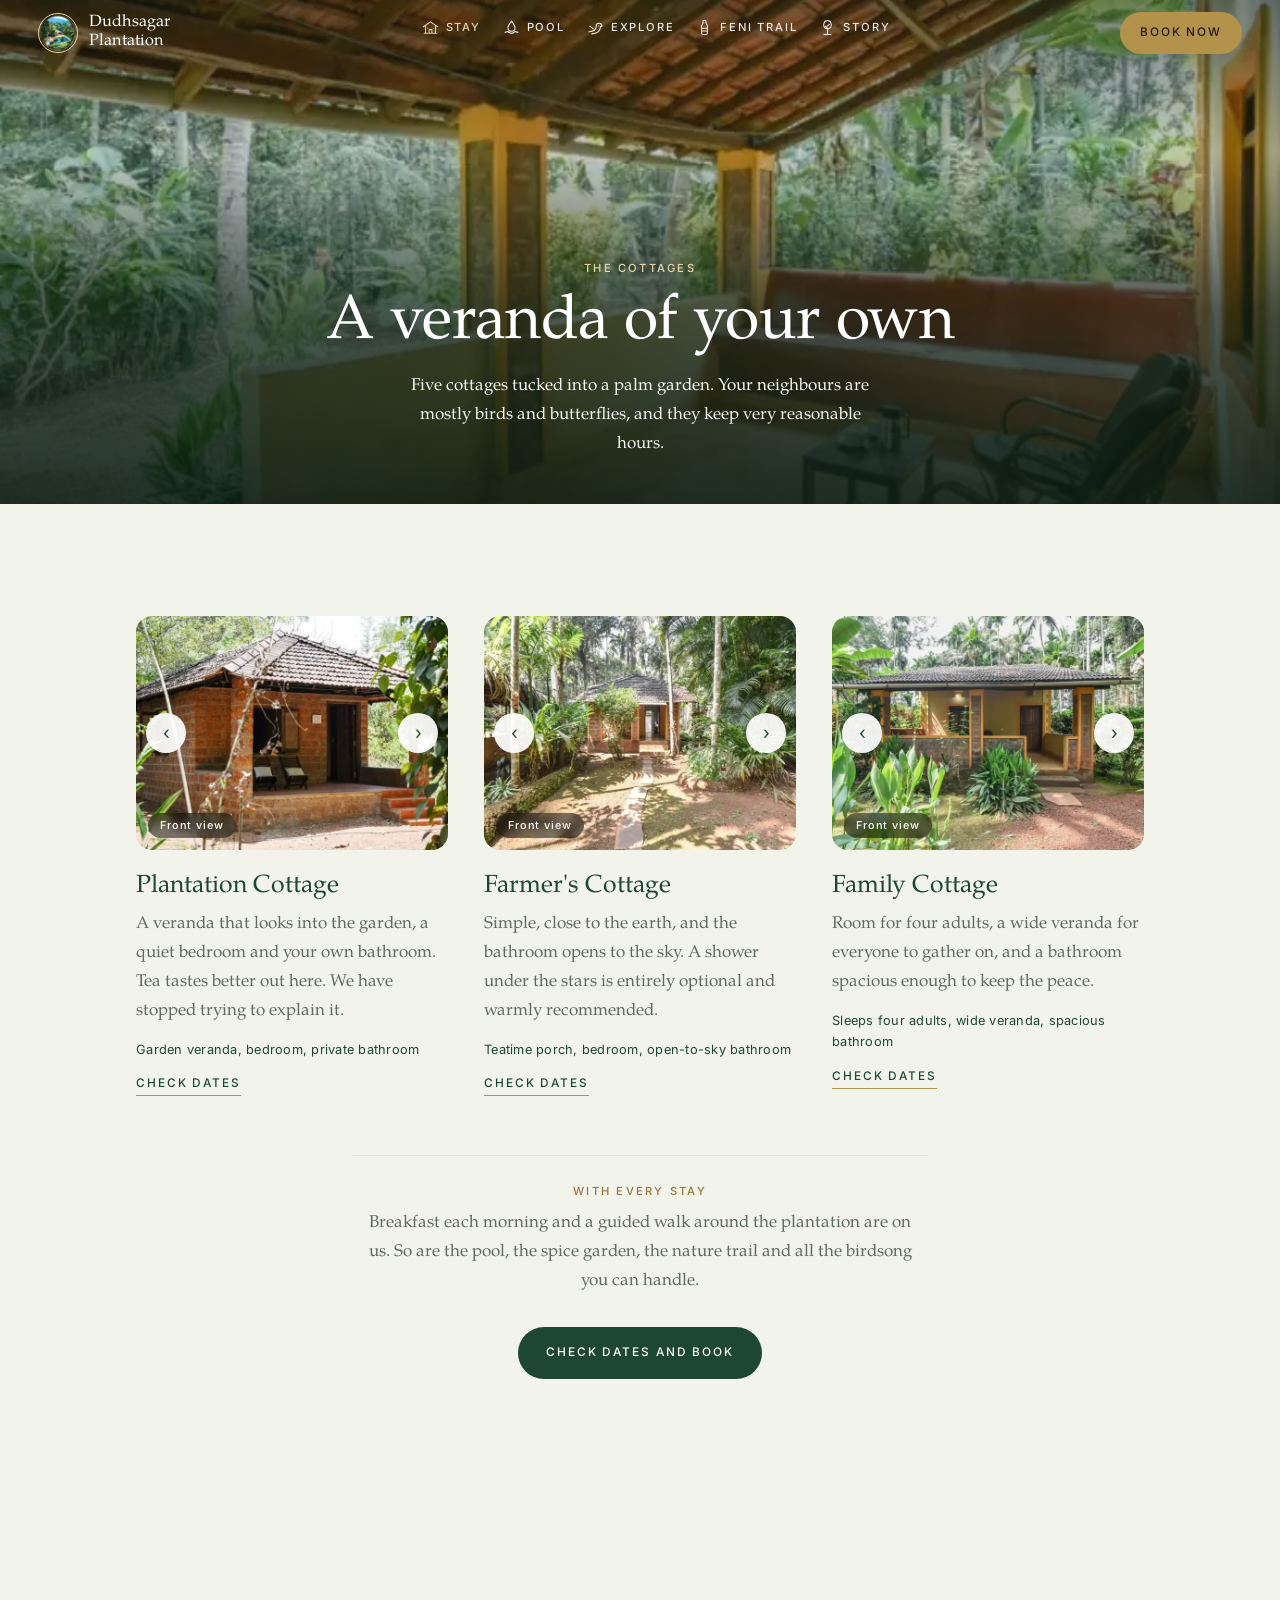
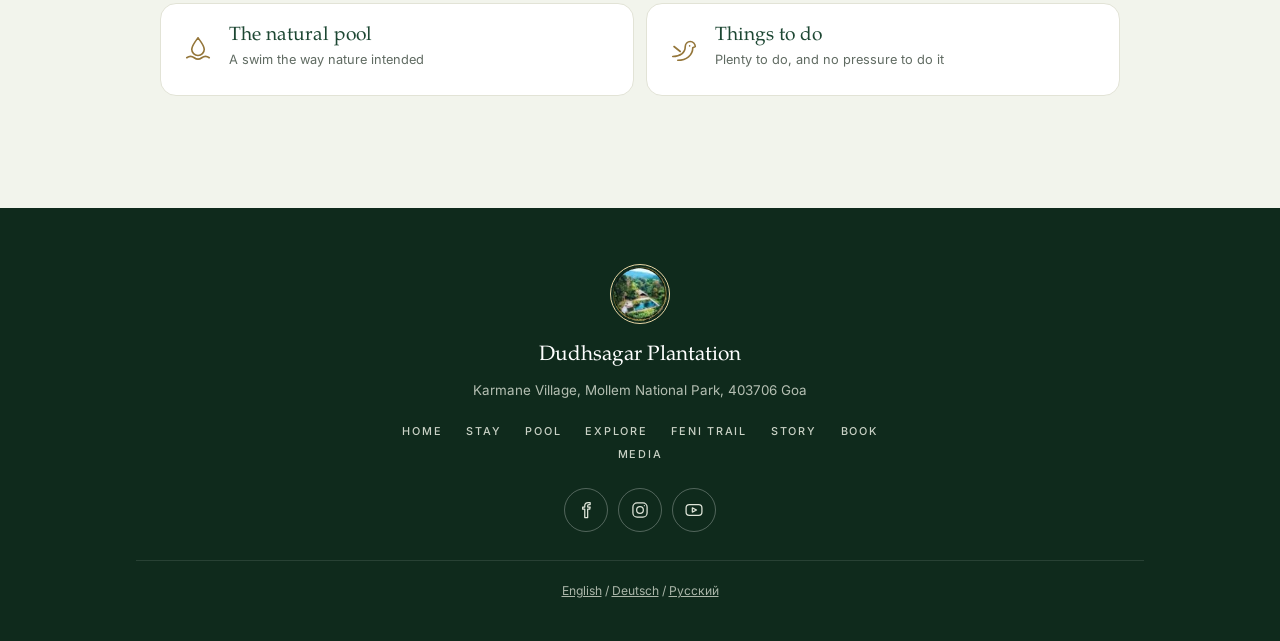
<file: stay.html>
<!DOCTYPE html>
<html lang="en">
<head>
<meta charset="utf-8">
<meta name="viewport" content="width=device-width, initial-scale=1, viewport-fit=cover">
<meta name="theme-color" content="#143424">
<title>The Cottages | Dudhsagar Plantation</title>
<meta name="description" content="Three kinds of cottage in a tropical palm garden, each with its own veranda. Breakfast and a plantation tour are included.">
<link rel="preload" as="font" type="font/woff" href="assets/fonts/serif-400.woff" crossorigin>
<link rel="preload" as="font" type="font/woff" href="assets/fonts/ui-500.woff" crossorigin>
<link rel="preload" as="image" href="assets/img/fam-veranda.webp" fetchpriority="high">
<link rel="stylesheet" href="assets/style.css">
<link rel="icon" href="assets/img/logo.webp">
</head>
<body>
<svg width="0" height="0" style="position:absolute" aria-hidden="true">
<symbol id="home" viewBox="0 0 24 24"><path d="m3 11 9-7 9 7M5.5 9.5V20h13V9.5M10 20v-6h4v6"/></symbol>
<symbol id="hut" viewBox="0 0 24 24"><path d="M2 11 12 4l10 7M5 10v10h14V10M3 20h18M10 20v-5h4v5M8 13h.01M16 13h.01"/></symbol>
<symbol id="drop" viewBox="0 0 24 24"><path d="M12 3c3 4 5 6.6 5 9.200a5 5 0 0 1-10 0C7 9.6 9 7 12 3ZM3 19c2-1.5 4-1.5 6 0s4 1.5 6 0 4-1.5 6 0"/></symbol>
<symbol id="bird" viewBox="0 0 24 24"><path d="M3 18c6 0 10-3 10-8a4 4 0 0 1 8 0l-2 1c0 6-5 10-12 10M16.5 9.500h.01M9 14l-5-4"/></symbol>
<symbol id="bottle" viewBox="0 0 24 24"><path d="M10 2h4v4l2 3v11a2 2 0 0 1-2 2h-4a2 2 0 0 1-2-2V9l2-3V2ZM8 13h8M8 17h8"/></symbol>
<symbol id="tree" viewBox="0 0 24 24"><path d="M12 22v-8m0 0a5.5 5.5 0 0 1-5-7.800A5 5 0 0 1 12 2a5 5 0 0 1 5 4.200A5.5 5.5 0 0 1 12 14Zm0-1-3-3m3 0 2.5-2.500M7 22h10"/></symbol>
<symbol id="cal" viewBox="0 0 24 24"><rect x="3.5" y="5" width="17" height="15.5" rx="2.5"/><path d="M3.5 10h17M8 3v4m8-4v4"/></symbol>
<symbol id="walk" viewBox="0 0 24 24"><circle cx="13" cy="4.5" r="1.8"/><path d="m9 21 2.5-6-2.5-3 1.5-4 3 1 2 3 3 1M11.5 15l3.5 2 1 4M10.5 8 7 10l-1 3"/></symbol>
<symbol id="sprout" viewBox="0 0 24 24"><path d="M12 21v-9m0 0c0-4-3-6-7-6 0 4 3 6 7 6Zm0-2c0-3 2-5 6-5 0 3-2 5-6 5ZM6 21h12"/></symbol>
<symbol id="spice" viewBox="0 0 24 24"><path d="M14 3c0 2 1 3 3 3M17 6c3 3 2 9-3 13-2 1.6-5 2-7 2 3-2 4-4 5-7 1-3.5 2-6 5-8Z"/></symbol>
<symbol id="still" viewBox="0 0 24 24"><path d="M8 3h5v4l3 5v8H5v-8l3-5V3Zm8 7h4v6M5 15h11"/></symbol>
<symbol id="falls" viewBox="0 0 24 24"><path d="M5 3h14M8 3v10m4-10v13m4-13v10M3 20c2-2 4-2 6 0s4 2 6 0 4-2 6 0"/></symbol>
<symbol id="temple" viewBox="0 0 24 24"><path d="m12 2 4 5H8l4-5ZM6 10h12M7 10v9m10-9v9M4 21h16M10 21v-5h4v5"/></symbol>
<symbol id="carve" viewBox="0 0 24 24"><path d="M12 12a1.5 1.5 0 1 1 1.5 1.5 3.5 3.5 0 1 1-3.5-3.5 5.5 5.5 0 1 1 5.5 5.5 7.5 7.5 0 0 1-7.5-7.5"/></symbol>
<symbol id="dam" viewBox="0 0 24 24"><path d="M3 7h18M5 7l2 13m12-13-2 13M3 20h18M10 7v13m4-13v13"/></symbol>
<symbol id="mansion" viewBox="0 0 24 24"><path d="M3 21h18M5 21V10l7-6 7 6v11M9 21v-6h6v6M9 11.500h.01M15 11.500h.01M12 8h.01"/></symbol>
<symbol id="sun" viewBox="0 0 24 24"><circle cx="12" cy="12" r="4"/><path d="M12 2v3m0 14v3M2 12h3m14 0h3M5 5l2 2m10 10 2 2M19 5l-2 2M7 17l-2 2"/></symbol>
<symbol id="rain" viewBox="0 0 24 24"><path d="M7 15a4 4 0 0 1 .500-8 5.5 5.5 0 0 1 10.5 1.500A3.3 3.3 0 0 1 17.5 15H7Zm1 3-1 3m5-3-1 3m5-3-1 3"/></symbol>
<symbol id="pin" viewBox="0 0 24 24"><path d="M12 21s7-6.2 7-11.500a7 7 0 0 0-14 0C5 14.8 12 21 12 21Z"/><circle cx="12" cy="9.5" r="2.5"/></symbol>
<symbol id="phone" viewBox="0 0 24 24"><path d="M5 3h4l2 5-2.5 1.500a11 11 0 0 0 6 6L16 13l5 2v4a2 2 0 0 1-2 2A16 16 0 0 1 3 5a2 2 0 0 1 2-2Z"/></symbol>
<symbol id="chat" viewBox="0 0 24 24"><path d="M20.5 11.500a8.5 8.5 0 0 1-12.6 7.400L3.5 20.500l1.6-4.300A8.5 8.5 0 1 1 20.5 11.500Z"/></symbol>
<symbol id="mail" viewBox="0 0 24 24"><rect x="3" y="5" width="18" height="14" rx="2.5"/><path d="m4 7 8 6 8-6"/></symbol>
<symbol id="fb" viewBox="0 0 24 24"><path d="M14 8.500V7c0-1 .500-1.5 1.5-1.500H17V3h-2.500C12 3 10.5 4.5 10.5 7v1.500H8V11h2.500v10H14V11h2.500l.500-2.500H14Z"/></symbol>
<symbol id="ig" viewBox="0 0 24 24"><rect x="3.5" y="3.5" width="17" height="17" rx="5"/><circle cx="12" cy="12" r="4"/><path d="M17.2 6.800h.01"/></symbol>
<symbol id="yt" viewBox="0 0 24 24"><rect x="2.5" y="5.5" width="19" height="13" rx="4"/><path d="m10 9.5 5 2.5-5 2.500v-5Z"/></symbol>
<symbol id="medal" viewBox="0 0 60 60"><path d="M20 34 13 56l10-5 6 8 4-20Zm20 0 7 22-10-5-6 8-4-20Z" fill="#9c7a2e"/><circle cx="30" cy="24" r="20" fill="#d9b75a"/><circle cx="30" cy="24" r="15.5" fill="none" stroke="#fff3cf" stroke-width="1.2"/><path d="m30 12.5 3.4 7.2 7.9 1-5.8 5.4 1.5 7.800L30 30l-7 3.9 1.5-7.8-5.8-5.4 7.9-1Z" fill="#fff3cf"/></symbol>
</svg>
<header class="top" id="topbar"><div class="in">
<a class="brand" href="index.html"><i></i><span>Dudhsagar<br>Plantation</span></a>
<nav aria-label="Main"><a href="stay.html" aria-current="page"><svg class="" aria-hidden="true"><use href="#hut"/></svg>Stay</a><a href="pool.html"><svg class="" aria-hidden="true"><use href="#drop"/></svg>Pool</a><a href="explore.html"><svg class="" aria-hidden="true"><use href="#bird"/></svg>Explore</a><a href="feni-trail.html"><svg class="" aria-hidden="true"><use href="#bottle"/></svg>Feni Trail</a><a href="story.html"><svg class="" aria-hidden="true"><use href="#tree"/></svg>Story</a></nav>
<a class="btn b2" href="book.html">Book now</a>
<button class="menu" id="openMenu" aria-haspopup="dialog" aria-controls="sheet">Menu</button>
</div></header>
<div class="sheet" id="sheet" role="dialog" aria-modal="true" aria-label="Menu">
<button class="x" id="closeMenu">Close</button>
<a class="l" href="index.html"><svg class="" aria-hidden="true"><use href="#home"/></svg>Home</a><a class="l" href="stay.html"><svg class="" aria-hidden="true"><use href="#hut"/></svg>The cottages</a><a class="l" href="pool.html"><svg class="" aria-hidden="true"><use href="#drop"/></svg>The natural pool</a><a class="l" href="explore.html"><svg class="" aria-hidden="true"><use href="#bird"/></svg>Things to do</a><a class="l" href="feni-trail.html"><svg class="" aria-hidden="true"><use href="#bottle"/></svg>The Feni Trail</a><a class="l" href="story.html"><svg class="" aria-hidden="true"><use href="#tree"/></svg>Our story</a><a class="l" href="book.html"><svg class="" aria-hidden="true"><use href="#cal"/></svg>Book and contact</a>
<div class="btns stack"><a class="btn b2" href="https://live.ipms247.com/booking/book-rooms-dudhsagarplantation" target="_blank" rel="noopener">Check availability</a><a class="btn b3" href="tel:+919765364456"><svg class="i" aria-hidden="true"><use href="#phone"/></svg>Call the farm</a></div>
<p class="lang ui"><a href="https://dudhsagarplantation.com/">English</a> / <a href="https://dudhsagarplantation.com/de/urlaub-auf-biohof" lang="de">Deutsch</a> / <a href="https://dudhsagarplantation.com/ru/farm-%d0%be%d1%82%d0%b4%d1%8b%d1%85-%d0%b3%d0%be%d0%b0" lang="ru">Русский</a></p>
</div>
<main>
<section class="hero sm"><img class="bg" src="assets/img/fam-veranda.webp" width="760" height="505" alt="" fetchpriority="high" decoding="async"><div class="wrap"><div><span class="lb">The cottages</span><h1>A veranda of your own</h1><p>Five cottages tucked into a palm garden. Your neighbours are mostly birds and butterflies, and they keep very reasonable hours.</p></div></div></section>
<section class="sec tint"><div class="wrap"><div class="cots" style="margin-top:0"><article class="cot"><div class="gal"><div class="rail" tabindex="0" aria-label="Plantation Cottage photos"><figure><img class="" src="assets/img/pc-front.webp" width="760" height="506" alt="Plantation Cottage: Front view" fetchpriority="high" decoding="async"><figcaption>Front view</figcaption></figure><figure><img class="" src="assets/img/pc-veranda.webp" width="760" height="505" alt="Plantation Cottage: The veranda" loading="lazy" decoding="async"><figcaption>The veranda</figcaption></figure><figure><img class="" src="assets/img/pc-bedroom.webp" width="760" height="505" alt="Plantation Cottage: Bedroom" loading="lazy" decoding="async"><figcaption>Bedroom</figcaption></figure><figure><img class="" src="assets/img/pc-bath.webp" width="760" height="505" alt="Plantation Cottage: Bathroom" loading="lazy" decoding="async"><figcaption>Bathroom</figcaption></figure></div><span class="hint">Swipe</span></div><h3>Plantation Cottage</h3><p>A veranda that looks into the garden, a quiet bedroom and your own bathroom. Tea tastes better out here. We have stopped trying to explain it.</p><p class="feat">Garden veranda, bedroom, private bathroom</p><a class="link" href="book.html">Check dates</a></article><article class="cot"><div class="gal"><div class="rail" tabindex="0" aria-label="Farmer's Cottage photos"><figure><img class="" src="assets/img/fc-front.webp" width="760" height="505" alt="Farmer's Cottage: Front view" loading="lazy" decoding="async"><figcaption>Front view</figcaption></figure><figure><img class="" src="assets/img/fc-tea.webp" width="760" height="505" alt="Farmer's Cottage: Teatime" loading="lazy" decoding="async"><figcaption>Teatime</figcaption></figure><figure><img class="" src="assets/img/fc-bedroom.webp" width="760" height="579" alt="Farmer's Cottage: Bedroom" loading="lazy" decoding="async"><figcaption>Bedroom</figcaption></figure><figure><img class="" src="assets/img/fc-bath.webp" width="760" height="505" alt="Farmer's Cottage: Open-to-sky bathroom" loading="lazy" decoding="async"><figcaption>Open-to-sky bathroom</figcaption></figure></div><span class="hint">Swipe</span></div><h3>Farmer's Cottage</h3><p>Simple, close to the earth, and the bathroom opens to the sky. A shower under the stars is entirely optional and warmly recommended.</p><p class="feat">Teatime porch, bedroom, open-to-sky bathroom</p><a class="link" href="book.html">Check dates</a></article><article class="cot"><div class="gal"><div class="rail" tabindex="0" aria-label="Family Cottage photos"><figure><img class="" src="assets/img/fam-front.webp" width="760" height="505" alt="Family Cottage: Front view" loading="lazy" decoding="async"><figcaption>Front view</figcaption></figure><figure><img class="" src="assets/img/fam-veranda.webp" width="760" height="505" alt="Family Cottage: Spacious veranda" loading="lazy" decoding="async"><figcaption>Spacious veranda</figcaption></figure><figure><img class="" src="assets/img/fam-room.webp" width="760" height="505" alt="Family Cottage: Room for four adults" loading="lazy" decoding="async"><figcaption>Room for four adults</figcaption></figure><figure><img class="" src="assets/img/fam-bath.webp" width="760" height="480" alt="Family Cottage: Spacious bathroom" loading="lazy" decoding="async"><figcaption>Spacious bathroom</figcaption></figure></div><span class="hint">Swipe</span></div><h3>Family Cottage</h3><p>Room for four adults, a wide veranda for everyone to gather on, and a bathroom spacious enough to keep the peace.</p><p class="feat">Sleeps four adults, wide veranda, spacious bathroom</p><a class="link" href="book.html">Check dates</a></article></div>
<div class="incl"><span class="lb">With every stay</span><p>Breakfast each morning and a guided walk around the plantation are on us. So are the pool, the spice garden, the nature trail and all the birdsong you can handle.</p><div class="btns c"><a class="btn b1" href="book.html">Check dates and book</a></div></div></div></section><section class="sec tint"><div class="wrap"><div class="next"><a href="pool.html"><svg class="" aria-hidden="true"><use href="#drop"/></svg><div><b>The natural pool</b><span>A swim the way nature intended</span></div></a><a href="explore.html"><svg class="" aria-hidden="true"><use href="#bird"/></svg><div><b>Things to do</b><span>Plenty to do, and no pressure to do it</span></div></a></div></div></section>
</main>
<footer><div class="wrap">
<div class="crest" role="img" aria-label=""></div>
<p class="nm" style="margin:0 auto">Dudhsagar Plantation</p>
<p class="ui" style="margin:6px auto 0;opacity:.8">Karmane Village, Mollem National Park, 403706 Goa</p>
<div class="flinks"><a href="index.html">Home</a><a href="stay.html">Stay</a><a href="pool.html">Pool</a><a href="explore.html">Explore</a><a href="feni-trail.html">Feni Trail</a><a href="story.html">Story</a><a href="book.html">Book</a><a href="https://dudhsagarplantation.com/media-coverage">Media</a></div>
<div class="soc"><a href="https://www.facebook.com/DudhsagarPlantation/" aria-label="Facebook"><svg class="i" aria-hidden="true"><use href="#fb"/></svg></a><a href="https://www.instagram.com/DudhsagarPlantation_goa/" aria-label="Instagram"><svg class="i" aria-hidden="true"><use href="#ig"/></svg></a><a href="https://www.youtube.com/channel/UCibFM3-KxfApkjIg2wTgZBw" aria-label="YouTube"><svg class="i" aria-hidden="true"><use href="#yt"/></svg></a></div>
<p class="legal" style="max-width:none"><a href="https://dudhsagarplantation.com/">English</a> / <a href="https://dudhsagarplantation.com/de/urlaub-auf-biohof" lang="de">Deutsch</a> / <a href="https://dudhsagarplantation.com/ru/farm-%d0%be%d1%82%d0%b4%d1%8b%d1%85-%d0%b3%d0%be%d0%b0" lang="ru">Русский</a></p>
</div></footer>
<nav class="tabs" aria-label="Pages"><a href="stay.html" aria-current="page"><svg class="" aria-hidden="true"><use href="#hut"/></svg>Stay</a><a href="pool.html"><svg class="" aria-hidden="true"><use href="#drop"/></svg>Pool</a><a href="explore.html"><svg class="" aria-hidden="true"><use href="#bird"/></svg>Explore</a><a href="feni-trail.html"><svg class="" aria-hidden="true"><use href="#bottle"/></svg>Feni</a><a href="story.html"><svg class="" aria-hidden="true"><use href="#tree"/></svg>Story</a><a class="go" href="book.html"><svg class="" aria-hidden="true"><use href="#cal"/></svg>Book</a></nav>
<script src="assets/site.js" defer></script>
</body>
</html>
</file>
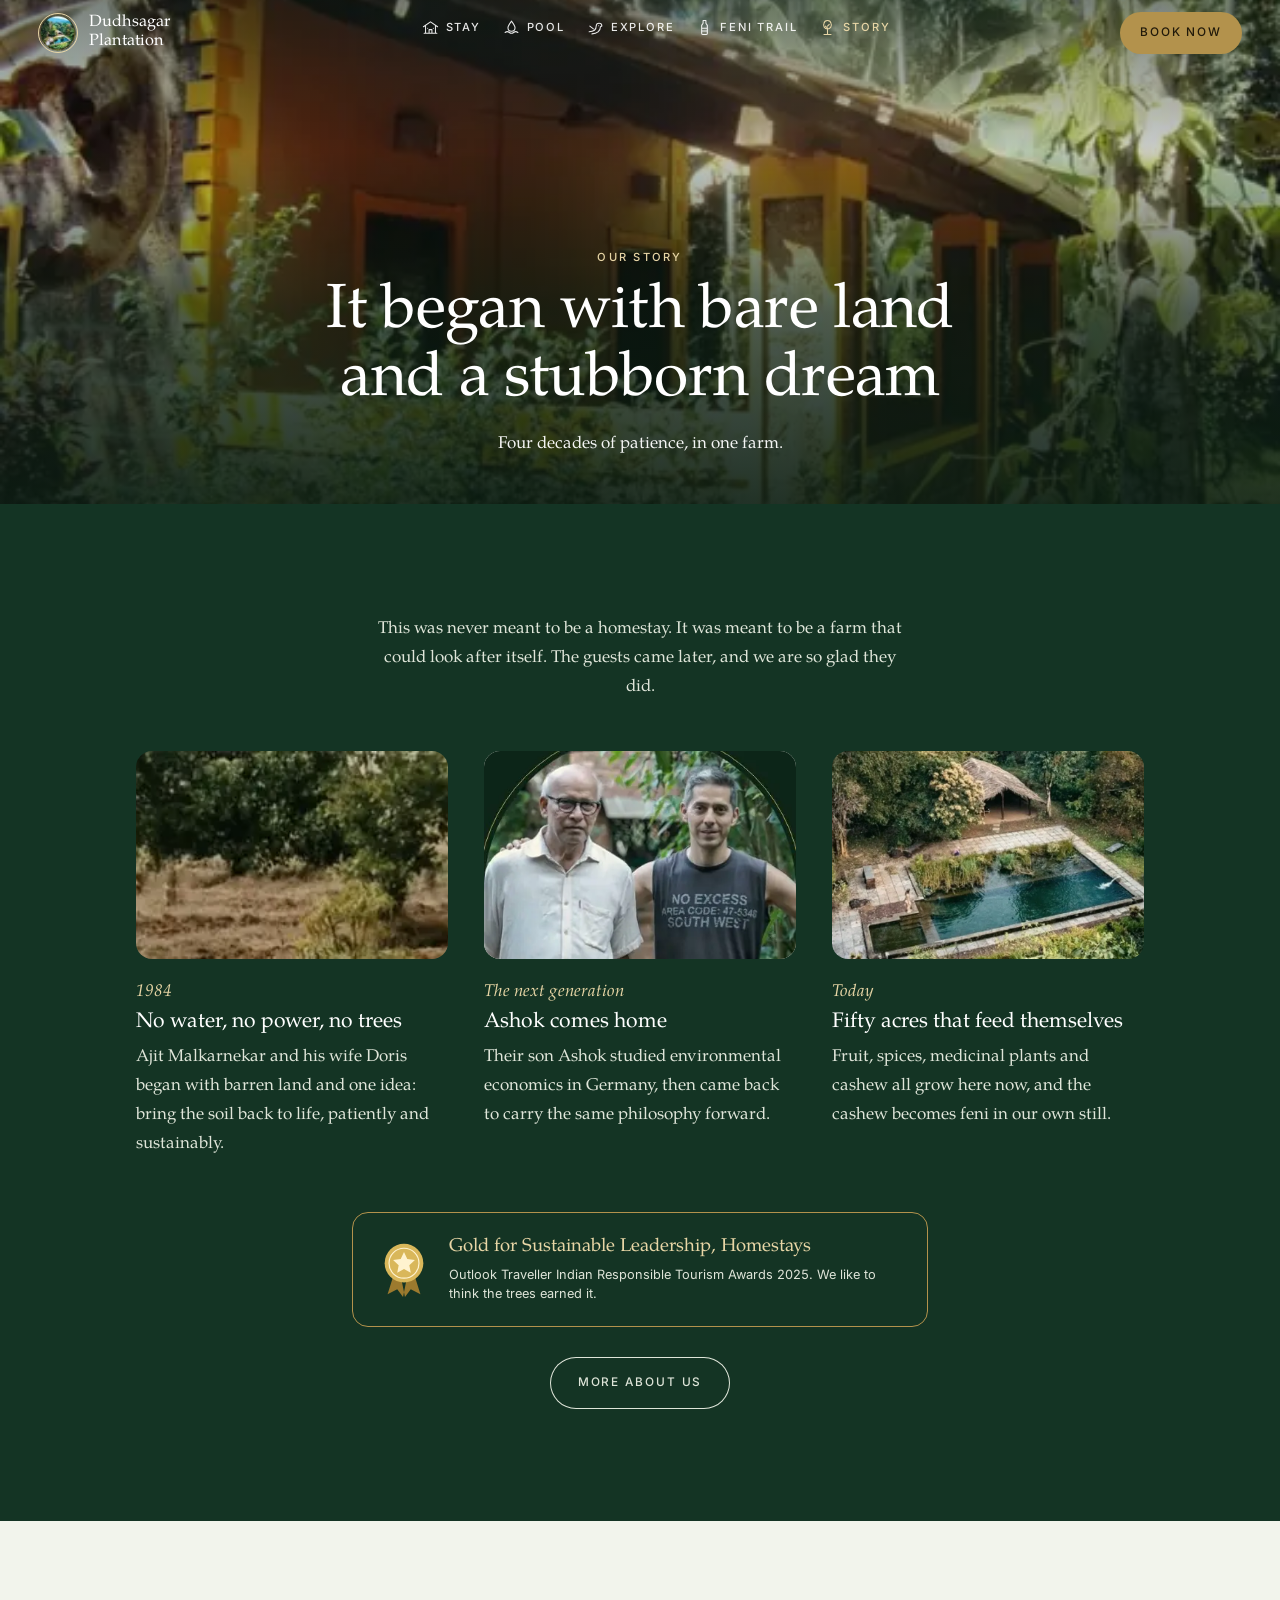
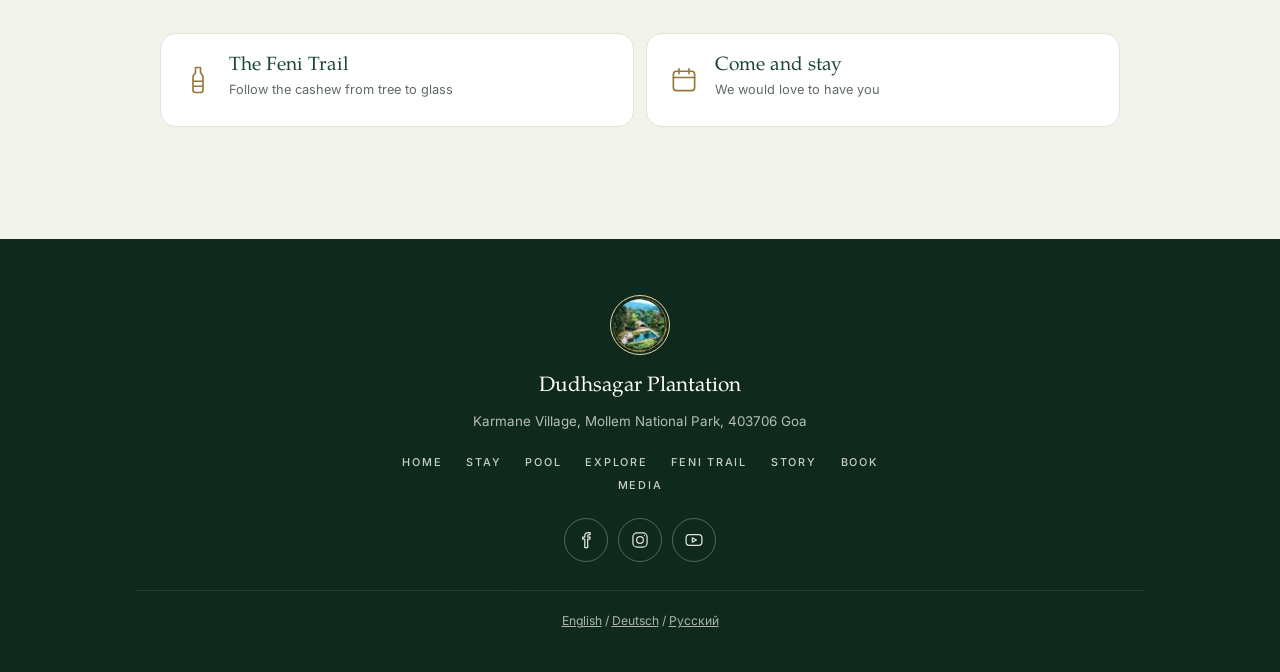
<file: story.html>
<!DOCTYPE html>
<html lang="en">
<head>
<meta charset="utf-8">
<meta name="viewport" content="width=device-width, initial-scale=1, viewport-fit=cover">
<meta name="theme-color" content="#143424">
<title>Our Story | Dudhsagar Plantation</title>
<meta name="description" content="How the Malkarnekar family turned barren land into a self-sustaining organic farm, and won Gold at the Outlook Traveller Indian Responsible Tourism Awards 2025.">
<link rel="preload" as="font" type="font/woff" href="assets/fonts/serif-400.woff" crossorigin>
<link rel="preload" as="font" type="font/woff" href="assets/fonts/ui-500.woff" crossorigin>
<link rel="preload" as="image" href="assets/img/side.webp" fetchpriority="high">
<link rel="stylesheet" href="assets/style.css">
<link rel="icon" href="assets/img/logo.webp">
</head>
<body>
<svg width="0" height="0" style="position:absolute" aria-hidden="true">
<symbol id="home" viewBox="0 0 24 24"><path d="m3 11 9-7 9 7M5.5 9.5V20h13V9.5M10 20v-6h4v6"/></symbol>
<symbol id="hut" viewBox="0 0 24 24"><path d="M2 11 12 4l10 7M5 10v10h14V10M3 20h18M10 20v-5h4v5M8 13h.01M16 13h.01"/></symbol>
<symbol id="drop" viewBox="0 0 24 24"><path d="M12 3c3 4 5 6.6 5 9.200a5 5 0 0 1-10 0C7 9.6 9 7 12 3ZM3 19c2-1.5 4-1.5 6 0s4 1.5 6 0 4-1.5 6 0"/></symbol>
<symbol id="bird" viewBox="0 0 24 24"><path d="M3 18c6 0 10-3 10-8a4 4 0 0 1 8 0l-2 1c0 6-5 10-12 10M16.5 9.500h.01M9 14l-5-4"/></symbol>
<symbol id="bottle" viewBox="0 0 24 24"><path d="M10 2h4v4l2 3v11a2 2 0 0 1-2 2h-4a2 2 0 0 1-2-2V9l2-3V2ZM8 13h8M8 17h8"/></symbol>
<symbol id="tree" viewBox="0 0 24 24"><path d="M12 22v-8m0 0a5.5 5.5 0 0 1-5-7.800A5 5 0 0 1 12 2a5 5 0 0 1 5 4.200A5.5 5.5 0 0 1 12 14Zm0-1-3-3m3 0 2.5-2.500M7 22h10"/></symbol>
<symbol id="cal" viewBox="0 0 24 24"><rect x="3.5" y="5" width="17" height="15.5" rx="2.5"/><path d="M3.5 10h17M8 3v4m8-4v4"/></symbol>
<symbol id="walk" viewBox="0 0 24 24"><circle cx="13" cy="4.5" r="1.8"/><path d="m9 21 2.5-6-2.5-3 1.5-4 3 1 2 3 3 1M11.5 15l3.5 2 1 4M10.5 8 7 10l-1 3"/></symbol>
<symbol id="sprout" viewBox="0 0 24 24"><path d="M12 21v-9m0 0c0-4-3-6-7-6 0 4 3 6 7 6Zm0-2c0-3 2-5 6-5 0 3-2 5-6 5ZM6 21h12"/></symbol>
<symbol id="spice" viewBox="0 0 24 24"><path d="M14 3c0 2 1 3 3 3M17 6c3 3 2 9-3 13-2 1.6-5 2-7 2 3-2 4-4 5-7 1-3.5 2-6 5-8Z"/></symbol>
<symbol id="still" viewBox="0 0 24 24"><path d="M8 3h5v4l3 5v8H5v-8l3-5V3Zm8 7h4v6M5 15h11"/></symbol>
<symbol id="falls" viewBox="0 0 24 24"><path d="M5 3h14M8 3v10m4-10v13m4-13v10M3 20c2-2 4-2 6 0s4 2 6 0 4-2 6 0"/></symbol>
<symbol id="temple" viewBox="0 0 24 24"><path d="m12 2 4 5H8l4-5ZM6 10h12M7 10v9m10-9v9M4 21h16M10 21v-5h4v5"/></symbol>
<symbol id="carve" viewBox="0 0 24 24"><path d="M12 12a1.5 1.5 0 1 1 1.5 1.5 3.5 3.5 0 1 1-3.5-3.5 5.5 5.5 0 1 1 5.5 5.5 7.5 7.5 0 0 1-7.5-7.5"/></symbol>
<symbol id="dam" viewBox="0 0 24 24"><path d="M3 7h18M5 7l2 13m12-13-2 13M3 20h18M10 7v13m4-13v13"/></symbol>
<symbol id="mansion" viewBox="0 0 24 24"><path d="M3 21h18M5 21V10l7-6 7 6v11M9 21v-6h6v6M9 11.500h.01M15 11.500h.01M12 8h.01"/></symbol>
<symbol id="sun" viewBox="0 0 24 24"><circle cx="12" cy="12" r="4"/><path d="M12 2v3m0 14v3M2 12h3m14 0h3M5 5l2 2m10 10 2 2M19 5l-2 2M7 17l-2 2"/></symbol>
<symbol id="rain" viewBox="0 0 24 24"><path d="M7 15a4 4 0 0 1 .500-8 5.5 5.5 0 0 1 10.5 1.500A3.3 3.3 0 0 1 17.5 15H7Zm1 3-1 3m5-3-1 3m5-3-1 3"/></symbol>
<symbol id="pin" viewBox="0 0 24 24"><path d="M12 21s7-6.2 7-11.500a7 7 0 0 0-14 0C5 14.8 12 21 12 21Z"/><circle cx="12" cy="9.5" r="2.5"/></symbol>
<symbol id="phone" viewBox="0 0 24 24"><path d="M5 3h4l2 5-2.5 1.500a11 11 0 0 0 6 6L16 13l5 2v4a2 2 0 0 1-2 2A16 16 0 0 1 3 5a2 2 0 0 1 2-2Z"/></symbol>
<symbol id="chat" viewBox="0 0 24 24"><path d="M20.5 11.500a8.5 8.5 0 0 1-12.6 7.400L3.5 20.500l1.6-4.300A8.5 8.5 0 1 1 20.5 11.500Z"/></symbol>
<symbol id="mail" viewBox="0 0 24 24"><rect x="3" y="5" width="18" height="14" rx="2.5"/><path d="m4 7 8 6 8-6"/></symbol>
<symbol id="fb" viewBox="0 0 24 24"><path d="M14 8.500V7c0-1 .500-1.5 1.5-1.500H17V3h-2.500C12 3 10.5 4.5 10.5 7v1.500H8V11h2.500v10H14V11h2.500l.500-2.500H14Z"/></symbol>
<symbol id="ig" viewBox="0 0 24 24"><rect x="3.5" y="3.5" width="17" height="17" rx="5"/><circle cx="12" cy="12" r="4"/><path d="M17.2 6.800h.01"/></symbol>
<symbol id="yt" viewBox="0 0 24 24"><rect x="2.5" y="5.5" width="19" height="13" rx="4"/><path d="m10 9.5 5 2.5-5 2.500v-5Z"/></symbol>
<symbol id="medal" viewBox="0 0 60 60"><path d="M20 34 13 56l10-5 6 8 4-20Zm20 0 7 22-10-5-6 8-4-20Z" fill="#9c7a2e"/><circle cx="30" cy="24" r="20" fill="#d9b75a"/><circle cx="30" cy="24" r="15.5" fill="none" stroke="#fff3cf" stroke-width="1.2"/><path d="m30 12.5 3.4 7.2 7.9 1-5.8 5.4 1.5 7.800L30 30l-7 3.9 1.5-7.8-5.8-5.4 7.9-1Z" fill="#fff3cf"/></symbol>
</svg>
<header class="top" id="topbar"><div class="in">
<a class="brand" href="index.html"><i></i><span>Dudhsagar<br>Plantation</span></a>
<nav aria-label="Main"><a href="stay.html"><svg class="" aria-hidden="true"><use href="#hut"/></svg>Stay</a><a href="pool.html"><svg class="" aria-hidden="true"><use href="#drop"/></svg>Pool</a><a href="explore.html"><svg class="" aria-hidden="true"><use href="#bird"/></svg>Explore</a><a href="feni-trail.html"><svg class="" aria-hidden="true"><use href="#bottle"/></svg>Feni Trail</a><a href="story.html" aria-current="page"><svg class="" aria-hidden="true"><use href="#tree"/></svg>Story</a></nav>
<a class="btn b2" href="book.html">Book now</a>
<button class="menu" id="openMenu" aria-haspopup="dialog" aria-controls="sheet">Menu</button>
</div></header>
<div class="sheet" id="sheet" role="dialog" aria-modal="true" aria-label="Menu">
<button class="x" id="closeMenu">Close</button>
<a class="l" href="index.html"><svg class="" aria-hidden="true"><use href="#home"/></svg>Home</a><a class="l" href="stay.html"><svg class="" aria-hidden="true"><use href="#hut"/></svg>The cottages</a><a class="l" href="pool.html"><svg class="" aria-hidden="true"><use href="#drop"/></svg>The natural pool</a><a class="l" href="explore.html"><svg class="" aria-hidden="true"><use href="#bird"/></svg>Things to do</a><a class="l" href="feni-trail.html"><svg class="" aria-hidden="true"><use href="#bottle"/></svg>The Feni Trail</a><a class="l" href="story.html"><svg class="" aria-hidden="true"><use href="#tree"/></svg>Our story</a><a class="l" href="book.html"><svg class="" aria-hidden="true"><use href="#cal"/></svg>Book and contact</a>
<div class="btns stack"><a class="btn b2" href="https://live.ipms247.com/booking/book-rooms-dudhsagarplantation" target="_blank" rel="noopener">Check availability</a><a class="btn b3" href="tel:+919765364456"><svg class="i" aria-hidden="true"><use href="#phone"/></svg>Call the farm</a></div>
<p class="lang ui"><a href="https://dudhsagarplantation.com/">English</a> / <a href="https://dudhsagarplantation.com/de/urlaub-auf-biohof" lang="de">Deutsch</a> / <a href="https://dudhsagarplantation.com/ru/farm-%d0%be%d1%82%d0%b4%d1%8b%d1%85-%d0%b3%d0%be%d0%b0" lang="ru">Русский</a></p>
</div>
<main>
<section class="hero sm"><img class="bg" src="assets/img/side.webp" width="560" height="419" alt="" fetchpriority="high" decoding="async"><div class="wrap"><div><span class="lb">Our story</span><h1>It began with bare land and a stubborn dream</h1><p>Four decades of patience, in one farm.</p></div></div></section>
<section class="sec story"><div class="wrap">
<div class="hd"><p style="margin-top:0">This was never meant to be a homestay. It was meant to be a farm that could look after itself. The guests came later, and we are so glad they did.</p></div>
<div class="tl">
<article><img class="pic" src="assets/img/land.webp" width="422" height="146" alt="The bare land in 1984" loading="lazy" decoding="async"><span class="yr">1984</span><h3>No water, no power, no trees</h3><p>Ajit Malkarnekar and his wife Doris began with barren land and one idea: bring the soil back to life, patiently and sustainably.</p></article>
<article><img class="pic" src="assets/img/family.webp" width="422" height="372" alt="Ajit and Ashok Malkarnekar of Dudhsagar Plantation" loading="lazy" decoding="async" style="object-position:center 22%"><span class="yr">The next generation</span><h3>Ashok comes home</h3><p>Their son Ashok studied environmental economics in Germany, then came back to carry the same philosophy forward.</p></article>
<article><img class="pic" src="assets/img/pool.webp" width="960" height="570" alt="The farm today" loading="lazy" decoding="async"><span class="yr">Today</span><h3>Fifty acres that feed themselves</h3><p>Fruit, spices, medicinal plants and cashew all grow here now, and the cashew becomes feni in our own still.</p></article>
</div>
<a class="prize" href="https://www.outlooktraveller.com/irta/2025" target="_blank" rel="noopener"><svg aria-hidden="true"><use href="#medal"/></svg><div><b>Gold for Sustainable Leadership, Homestays</b><span>Outlook Traveller Indian Responsible Tourism Awards 2025. We like to think the trees earned it.</span></div></a>
<div class="btns c"><a class="btn b3" href="https://dudhsagarplantation.com/about-us">More about us</a></div>
</div></section><section class="sec tint"><div class="wrap"><div class="next"><a href="feni-trail.html"><svg class="" aria-hidden="true"><use href="#bottle"/></svg><div><b>The Feni Trail</b><span>Follow the cashew from tree to glass</span></div></a><a href="book.html"><svg class="" aria-hidden="true"><use href="#cal"/></svg><div><b>Come and stay</b><span>We would love to have you</span></div></a></div></div></section>
</main>
<footer><div class="wrap">
<div class="crest" role="img" aria-label=""></div>
<p class="nm" style="margin:0 auto">Dudhsagar Plantation</p>
<p class="ui" style="margin:6px auto 0;opacity:.8">Karmane Village, Mollem National Park, 403706 Goa</p>
<div class="flinks"><a href="index.html">Home</a><a href="stay.html">Stay</a><a href="pool.html">Pool</a><a href="explore.html">Explore</a><a href="feni-trail.html">Feni Trail</a><a href="story.html">Story</a><a href="book.html">Book</a><a href="https://dudhsagarplantation.com/media-coverage">Media</a></div>
<div class="soc"><a href="https://www.facebook.com/DudhsagarPlantation/" aria-label="Facebook"><svg class="i" aria-hidden="true"><use href="#fb"/></svg></a><a href="https://www.instagram.com/DudhsagarPlantation_goa/" aria-label="Instagram"><svg class="i" aria-hidden="true"><use href="#ig"/></svg></a><a href="https://www.youtube.com/channel/UCibFM3-KxfApkjIg2wTgZBw" aria-label="YouTube"><svg class="i" aria-hidden="true"><use href="#yt"/></svg></a></div>
<p class="legal" style="max-width:none"><a href="https://dudhsagarplantation.com/">English</a> / <a href="https://dudhsagarplantation.com/de/urlaub-auf-biohof" lang="de">Deutsch</a> / <a href="https://dudhsagarplantation.com/ru/farm-%d0%be%d1%82%d0%b4%d1%8b%d1%85-%d0%b3%d0%be%d0%b0" lang="ru">Русский</a></p>
</div></footer>
<nav class="tabs" aria-label="Pages"><a href="stay.html"><svg class="" aria-hidden="true"><use href="#hut"/></svg>Stay</a><a href="pool.html"><svg class="" aria-hidden="true"><use href="#drop"/></svg>Pool</a><a href="explore.html"><svg class="" aria-hidden="true"><use href="#bird"/></svg>Explore</a><a href="feni-trail.html"><svg class="" aria-hidden="true"><use href="#bottle"/></svg>Feni</a><a href="story.html" aria-current="page"><svg class="" aria-hidden="true"><use href="#tree"/></svg>Story</a><a class="go" href="book.html"><svg class="" aria-hidden="true"><use href="#cal"/></svg>Book</a></nav>
<script src="assets/site.js" defer></script>
</body>
</html>
</file>
<file: assets/style.css>
@font-face{font-family:"DP Serif";font-weight:400;font-style:normal;font-display:swap;src:url(fonts/serif-400.woff) format("woff")}@font-face{font-family:"DP Serif";font-weight:400;font-style:italic;font-display:swap;src:url(fonts/serif-400i.woff) format("woff")}@font-face{font-family:"DP Sans";font-weight:400;font-style:normal;font-display:swap;src:url(fonts/ui-400.woff) format("woff")}@font-face{font-family:"DP Sans";font-weight:500;font-style:normal;font-display:swap;src:url(fonts/ui-500.woff) format("woff")}:root{--serif:"DP Serif","Palatino Linotype",Palatino,Georgia,serif;--ui:"DP Sans",system-ui,-apple-system,"Segoe UI",Roboto,sans-serif;--paper:#fcfbf7;--tint:#f2f4ec;--tint2:#e7ecdf;--card:#fff;--line:#e2e3d6;--text:#2a332d;--soft:#5f6a61;--ink:#1d4733;--brand:#1d4733;--gold:#b3924c;--gold-dk:#94763a;--gold-lt:#e8d6a6;--on-gold:#20190a;--deep:#143424;--on-deep:#dfe5d9;--bar:#0f2a1c;--trail:#1d4733;--shade:linear-gradient(180deg,rgba(10,28,18,.55) 0%,rgba(10,28,18,.22) 30%,rgba(10,28,18,.72) 62%,rgba(10,28,18,.9) 100%);--r:16px;--rs:10px;--pill:999px;--arch:999px 999px 16px 16px;--dockr:999px;--dockri:12px}*{box-sizing:border-box;margin:0}html{scroll-behavior:smooth;-webkit-text-size-adjust:100%}body{font-family:var(--serif);font-weight:400;font-size:1.0625rem;line-height:1.7;color:var(--text);background:var(--paper);padding-bottom:calc(78px + env(safe-area-inset-bottom));overflow-x:hidden;-webkit-font-smoothing:antialiased}img,video{max-width:100%;display:block}a{color:inherit}button{font:inherit;color:inherit}:focus-visible{outline:2px solid var(--gold);outline-offset:3px}h1,h2,h3{font-family:var(--serif);font-weight:400;color:var(--ink);text-wrap:balance}h1{font-size:clamp(2.1rem,9.6vw,3.9rem);line-height:1.1;letter-spacing:-.01em}h2{font-size:clamp(1.72rem,7.3vw,2.7rem);line-height:1.16;letter-spacing:-.008em}h3{font-size:1.32rem;line-height:1.25}p{max-width:36em}em,.q{font-style:italic}.lb{display:block;font:500 .7rem/1.4 var(--ui);letter-spacing:.2em;text-transform:uppercase;color:var(--gold-dk)}.ui{font-family:var(--ui);font-size:.84rem;line-height:1.5}.soft{color:var(--soft)}.wrap{max-width:1080px;margin:0 auto;padding:0 24px}.sec{padding:76px 0}@media(min-width:900px){.sec{padding:112px 0}.wrap{padding:0 36px}}.tint{background:var(--tint)}.hd{text-align:center;max-width:34rem;margin:0 auto}.hd h2{margin-top:14px}.hd p{margin:16px auto 0;color:var(--soft)}.pic{display:block;width:100%;height:auto;object-fit:cover;background:var(--tint)}svg.i{width:20px;height:20px;flex:none;fill:none;stroke:currentColor;stroke-width:1.5;stroke-linecap:round;stroke-linejoin:round}.btn{display:inline-flex;align-items:center;justify-content:center;gap:9px;min-height:52px;padding:0 28px;border-radius:var(--pill);border:0;font:500 .74rem/1 var(--ui);letter-spacing:.16em;text-transform:uppercase;text-decoration:none;cursor:pointer;white-space:nowrap}.b1{background:var(--brand);color:#fff}.b2{background:var(--gold);color:var(--on-gold)}.b3{background:transparent;box-shadow:inset 0 0 0 1px currentColor}.btns{display:flex;flex-wrap:wrap;gap:10px;margin-top:30px}.btns.c{justify-content:center}@media(max-width:520px){.btns.stack .btn{flex:1 1 100%}}.link{font:500 .74rem/1 var(--ui);letter-spacing:.16em;text-transform:uppercase;text-decoration:none;color:var(--brand);border-bottom:1px solid var(--gold);padding-bottom:5px;display:inline-block}.top{position:fixed;top:0;left:0;right:0;z-index:50;transition:background .25s;color:#fff}.top.solid{background:var(--bar)}.top .in{display:flex;align-items:center;justify-content:space-between;gap:10px;padding:12px 18px;max-width:1240px;margin:0 auto}.brand{display:flex;align-items:center;gap:11px;text-decoration:none;font-size:1.02rem;line-height:1.15;color:#fff}.brand i{width:40px;height:40px;border-radius:50%;flex:none;border:1px solid var(--gold-lt);background:url(img/logo.webp) center/cover}.top nav{display:none}.top nav a{font:500 .7rem var(--ui);letter-spacing:.16em;text-transform:uppercase;text-decoration:none;margin-left:26px;opacity:.9}.top nav a:hover{color:var(--gold-lt);opacity:1}.menu{background:rgba(0,0,0,.22);border:1px solid rgba(255,255,255,.55);border-radius:var(--pill);padding:11px 18px;font:500 .7rem/1 var(--ui);letter-spacing:.16em;text-transform:uppercase;cursor:pointer;color:#fff;backdrop-filter:blur(6px)}.top .btn{display:none;min-height:42px;padding:0 20px}@media(min-width:1040px){.top nav{display:block}.menu{display:none}.top .btn{display:inline-flex}}.sheet{position:fixed;inset:0;z-index:60;background:var(--bar);color:#fff;padding:18px 26px 30px;display:none;flex-direction:column;overflow:auto}.sheet.open{display:flex}.sheet .x{align-self:flex-end;background:none;border:1px solid rgba(255,255,255,.5);border-radius:var(--pill);padding:11px 18px;font:500 .7rem/1 var(--ui);letter-spacing:.16em;text-transform:uppercase;cursor:pointer}.sheet a.l{display:block;text-decoration:none;font-size:1.65rem;line-height:1.2;padding:13px 0;border-bottom:1px solid rgba(255,255,255,.12)}.sheet .btns{margin-top:auto;padding-top:26px}.sheet .lang{margin-top:18px;opacity:.8}.hero{position:relative;min-height:88vh;min-height:88svh;display:flex;color:#fff;background:var(--deep);overflow:hidden}.hero .bg{position:absolute;inset:0;width:100%;height:100%;object-fit:cover}.hero::before{content:"";position:absolute;inset:0;z-index:1;background:var(--shade)}.hero .wrap{position:relative;z-index:2;width:100%;display:flex;flex-direction:column;justify-content:space-between;align-items:center;gap:32px;text-align:center;padding-top:86px;padding-bottom:54px}.award{display:inline-flex;align-items:center;gap:12px;text-align:left;text-decoration:none;background:rgba(0,0,0,.34);border:1px solid var(--gold-lt);border-radius:var(--r);padding:9px 16px 9px 9px;backdrop-filter:blur(8px);max-width:100%}.award svg{width:44px;height:44px;flex:none}.award b{display:block;font:500 .82rem/1.3 var(--ui);color:var(--gold-lt)}.award span{display:block;font:400 .72rem/1.4 var(--ui);opacity:.92;margin-top:2px}.hero .lb{color:var(--gold-lt)}.hero h1{color:#fff;margin:14px 0 14px}.hero p{margin:0 auto;max-width:25em;opacity:.95}.welcome{text-align:center}.welcome .crest{width:74px;height:74px;border-radius:50%;margin:0 auto 22px;border:1px solid var(--gold);background:url(img/logo.webp) center/cover}.welcome p{margin:18px auto 0}.welcome .sig{margin-top:22px;color:var(--ink);font-style:italic}.facts{display:grid;grid-template-columns:1fr 1fr;margin:44px auto 0;max-width:40rem;border-top:1px solid var(--line)}.facts div{padding:22px 8px;border-bottom:1px solid var(--line)}.facts div:nth-child(even){border-left:1px solid var(--line)}.facts b{display:block;font-weight:400;font-size:2rem;line-height:1;color:var(--ink)}.facts span{display:block;margin-top:9px;font:500 .66rem/1.5 var(--ui);letter-spacing:.16em;text-transform:uppercase;color:var(--soft)}@media(min-width:760px){.facts{grid-template-columns:repeat(4,1fr);max-width:none}.facts div{border-left:1px solid var(--line)}.facts div:first-child{border-left:0}}.duo{display:grid;grid-template-columns:1fr 1fr;gap:10px;margin:44px auto 0;max-width:40rem}.duo .pic{aspect-ratio:4/5;border-radius:var(--r)}.actpic{aspect-ratio:3/2;border-radius:var(--r);margin:22px auto 0;max-width:40rem}.cots{display:grid;gap:52px;margin-top:44px}.gal{position:relative;border-radius:var(--r);overflow:hidden;background:var(--tint2)}.gal .rail{display:flex;overflow-x:auto;scroll-snap-type:x mandatory;-webkit-overflow-scrolling:touch;scrollbar-width:none}.gal .rail::-webkit-scrollbar{display:none}.gal figure{flex:0 0 100%;scroll-snap-align:start;position:relative;aspect-ratio:4/3}.gal img{width:100%;height:100%;object-fit:cover}.gal figcaption{position:absolute;left:12px;bottom:12px;background:rgba(0,0,0,.5);color:#fff;font:500 .68rem/1 var(--ui);letter-spacing:.08em;padding:7px 12px;border-radius:99px;backdrop-filter:blur(4px)}.gal .hint{position:absolute;right:12px;bottom:12px;background:rgba(255,255,255,.9);color:var(--ink);font:500 .64rem/1 var(--ui);letter-spacing:.12em;text-transform:uppercase;padding:7px 11px;border-radius:99px}.gal .nav{display:none;position:absolute;top:50%;transform:translateY(-50%);width:40px;height:40px;border-radius:50%;border:0;background:rgba(255,255,255,.92);color:var(--ink);cursor:pointer;font:400 1.1rem/1 var(--ui);align-items:center;justify-content:center}.gal .nav.pv{left:10px}.gal .nav.nx{right:10px}@media(hover:hover) and (pointer:fine){.gal .nav{display:flex}.gal .hint{display:none}}.gal.empty .nav{display:none}.gal.empty{aspect-ratio:16/9;display:flex;align-items:center;justify-content:center;text-align:center;color:var(--soft)}.gal.empty .rail,.gal.empty .hint{display:none}.gal .none{display:none}.gal.empty .none{display:block}.gal.empty svg{display:block;width:64px;height:64px;margin:0 auto 8px;color:var(--gold-dk);fill:none;stroke:currentColor;stroke-width:1.1;stroke-linecap:round;stroke-linejoin:round}.cot h3{margin-top:22px;font-size:1.55rem}.cot p{margin-top:8px;color:var(--soft)}.cot .feat{margin-top:12px;color:var(--ink);font-family:var(--ui);font-size:.8rem;letter-spacing:.02em}.cot .link{margin-top:18px}.incl{margin:56px auto 0;max-width:36rem;text-align:center;padding:28px 6px 0;border-top:1px solid var(--line)}.incl p{margin:10px auto 0;color:var(--soft)}@media(min-width:720px){.cots{grid-template-columns:repeat(3,1fr);gap:24px}.cot h3{font-size:1.35rem}}@media(min-width:1000px){.cots{gap:36px}.cot h3{font-size:1.55rem}}.poolpic{width:100%;aspect-ratio:4/5;border-radius:var(--arch);margin:40px auto 0;max-width:30rem}.pts{margin:36px auto 0;max-width:34rem;border-top:1px solid var(--line)}.pt{padding:20px 0;border-bottom:1px solid var(--line)}.pt p{color:var(--soft);margin-top:4px}.vid{margin:36px auto 0;max-width:44rem;border-radius:var(--r);overflow:hidden;background:#000}.vid video{width:100%;aspect-ratio:16/9;object-fit:cover}@media(min-width:900px){.poolgrid{display:grid;grid-template-columns:1fr 1fr;gap:64px;align-items:center;margin-top:20px}.poolgrid .pts{margin-top:0}}.story{background:var(--deep);color:var(--on-deep)}.story h2,.story h3{color:#fff}.story .lb{color:var(--gold-lt)}.story .hd p{color:var(--on-deep)}.tl{margin-top:48px;display:grid;gap:44px}.tl .pic{aspect-ratio:3/2;border-radius:var(--r)}.tl .yr{display:block;margin-top:20px;font-style:italic;color:var(--gold-lt)}.tl h3{margin-top:2px}.tl p{margin-top:8px}.prize{display:flex;gap:16px;align-items:center;margin:52px auto 0;max-width:36rem;padding:22px;border:1px solid var(--gold);border-radius:var(--r);text-decoration:none}.prize svg{width:58px;height:58px;flex:none}.prize b{display:block;font-weight:400;font-size:1.16rem;line-height:1.3;color:var(--gold-lt)}.prize span{display:block;font:400 .8rem/1.55 var(--ui);margin-top:6px}@media(min-width:900px){.tl{grid-template-columns:repeat(3,1fr);gap:36px}}.sub{margin-top:56px;text-align:center}.rows{margin:22px auto 0;max-width:40rem;border-top:1px solid var(--line)}.row{padding:22px 0;border-bottom:1px solid var(--line)}.row p{color:var(--soft);margin-top:5px}@media(min-width:900px){.cols{display:grid;grid-template-columns:1fr 1fr;gap:72px}.cols .sub{margin-top:64px}}.trail{background:var(--trail);color:var(--on-deep);border-radius:var(--r);overflow:hidden;display:grid;max-width:60rem;margin:0 auto}.trail .pic{height:168px}.trail .t{padding:28px 24px 32px}.trail .lb{color:var(--gold-lt)}.trail h2{color:#fff;margin-top:10px;font-size:1.95rem}.trail p{margin-top:12px}.trail .when{margin-top:16px;font:500 .78rem/1.5 var(--ui);letter-spacing:.06em;color:var(--gold-lt);display:flex;gap:9px;align-items:center}.trail .btns{margin-top:24px}.trail .btn{flex:1 1 150px;padding:0 14px}@media(min-width:800px){.trail{grid-template-columns:.8fr 1.2fr}.trail .pic{height:100%;min-height:340px}.trail .t{padding:48px}}.book-rail{display:flex;gap:14px;overflow-x:auto;scroll-snap-type:x mandatory;-webkit-overflow-scrolling:touch;scrollbar-width:none;padding:2px 24px 6px;margin:40px -24px 0}.book-rail::-webkit-scrollbar{display:none}.guest{flex:0 0 82%;max-width:340px;scroll-snap-align:center;background:var(--card);border:1px solid var(--line);border-radius:var(--r);padding:30px 26px;display:flex;flex-direction:column}.guest .mk{font-size:2.6rem;line-height:.6;color:var(--gold);height:22px}.guest q{display:block;quotes:none;font-style:italic;font-size:1.22rem;line-height:1.45;color:var(--ink);margin-bottom:22px}.guest .who{margin-top:auto;font:500 .7rem/1.5 var(--ui);letter-spacing:.14em;text-transform:uppercase;color:var(--soft)}.guest .tag{display:inline-block;margin-top:8px;font:500 .62rem/1 var(--ui);letter-spacing:.1em;text-transform:uppercase;color:var(--soft);border:1px dashed var(--soft);border-radius:99px;padding:5px 9px}.press{text-align:center;margin-top:44px}.press p{margin:10px auto 0;color:var(--ink);font-size:1.08rem;line-height:1.9}@media(min-width:900px){.book-rail{display:grid;grid-template-columns:repeat(3,1fr);gap:16px;overflow:visible;margin:44px 0 0;padding:0}.guest{max-width:none}}.ouro{display:grid;border-radius:var(--r);overflow:hidden;background:var(--card);border:1px solid var(--line);max-width:60rem;margin:0 auto}.ouro .pic{aspect-ratio:16/10}.ouro .t{padding:28px 24px 32px}.ouro h2{margin-top:10px;font-size:1.8rem}.ouro p{margin-top:12px;color:var(--soft)}@media(min-width:800px){.ouro{grid-template-columns:1fr 1.1fr;align-items:center}.ouro .pic{aspect-ratio:auto;height:100%;min-height:320px}.ouro .t{padding:48px}}.seasons{display:grid;gap:14px;margin:40px auto 0;max-width:60rem}.season{border-radius:var(--r);padding:28px 24px;background:var(--card);border:1px solid var(--line)}.season h3{margin-top:8px}.season ul{margin:12px 0 0;padding-left:20px;color:var(--soft)}@media(min-width:800px){.seasons{grid-template-columns:1fr 1fr}}.acc{margin:22px auto 0;max-width:40rem;border-top:1px solid var(--line)}details{border-bottom:1px solid var(--line)}summary{list-style:none;cursor:pointer;display:flex;align-items:baseline;gap:14px;padding:19px 0;font-size:1.1rem;line-height:1.35;color:var(--ink)}summary::-webkit-details-marker{display:none}summary i{font:500 .66rem/1 var(--ui);font-style:normal;letter-spacing:.14em;text-transform:uppercase;color:var(--gold-dk);min-width:7em;white-space:nowrap}summary::after{content:"+";margin-left:auto;padding-left:12px;font:300 1.4rem/1 var(--ui);color:var(--gold-dk)}details[open] summary::after{content:"\2212"}details p{padding:0 0 20px;color:var(--soft)}.note{margin:22px auto 0;max-width:40rem;font:400 .8rem/1.65 var(--ui);color:var(--soft);text-align:center}.stay{display:grid;gap:16px;margin:40px auto 0;max-width:60rem}.box{background:var(--card);border:1px solid var(--line);border-radius:var(--r);padding:28px 24px}.fields{display:grid;grid-template-columns:1fr 1fr;gap:12px;margin-top:18px}.fields label{display:block;min-width:0;font:500 .64rem/1.4 var(--ui);letter-spacing:.16em;text-transform:uppercase;color:var(--soft)}.fields label.w{grid-column:1/-1}.fields input,.fields select{width:100%;min-width:0;max-width:100%;-webkit-appearance:none;appearance:none;margin-top:7px;min-height:50px;padding:0 13px;font:400 .95rem var(--ui);letter-spacing:0;text-transform:none;color:var(--text);background:var(--paper);border:1px solid var(--line);border-radius:var(--rs)}.box .btns{margin-top:16px}.box .btns .btn{flex:1 1 170px}.box address{font-style:normal;margin-top:8px;color:var(--soft)}.clist{margin-top:16px;border-top:1px solid var(--line)}.clist a{display:flex;align-items:center;gap:14px;min-height:56px;border-bottom:1px solid var(--line);text-decoration:none;font-family:var(--ui);font-size:.9rem;word-break:break-word}.clist svg{color:var(--gold-dk)}.news{text-align:center;margin:60px auto 0;max-width:34rem}.news p{margin:10px auto 0;color:var(--soft)}.news form{display:flex;flex-wrap:wrap;gap:8px;margin-top:20px}.news input{flex:1 1 200px;min-width:0;min-height:52px;padding:0 18px;border-radius:var(--pill);border:1px solid var(--line);font:400 .95rem var(--ui);background:var(--card);color:var(--text)}.news output{display:block;min-height:1.6em;margin-top:10px;color:var(--brand)}@media(min-width:900px){.stay{grid-template-columns:1fr 1fr}}footer{background:var(--bar);color:var(--on-deep);padding:56px 0 40px;text-align:center}footer .crest{width:60px;height:60px;border-radius:50%;margin:0 auto 14px;border:1px solid var(--gold-lt);background:url(img/logo.webp) center/cover}footer .nm{font-size:1.3rem;color:#fff}.flinks{display:flex;flex-wrap:wrap;justify-content:center;gap:12px 24px;margin:26px auto 0;max-width:30rem}.flinks a{font:500 .68rem/1 var(--ui);letter-spacing:.16em;text-transform:uppercase;text-decoration:none;opacity:.9}.soc{display:flex;justify-content:center;gap:10px;margin-top:28px}.soc a{display:grid;place-items:center;width:44px;height:44px;border-radius:50%;border:1px solid rgba(255,255,255,.28)}.legal{margin-top:28px;padding-top:20px;border-top:1px solid rgba(255,255,255,.14);font:400 .76rem/1.7 var(--ui);opacity:.75}.dock{position:fixed;z-index:45;left:12px;right:12px;bottom:calc(12px + env(safe-area-inset-bottom));display:grid;grid-template-columns:1fr 50px 50px;gap:6px;background:var(--bar);padding:6px;border-radius:var(--dockr);box-shadow:0 14px 36px -12px rgba(0,0,0,.6);border:1px solid rgba(255,255,255,.12);max-width:460px;margin:0 auto}.dock a{display:flex;align-items:center;justify-content:center;min-height:48px;border-radius:var(--dockri);font:500 .72rem/1 var(--ui);letter-spacing:.16em;text-transform:uppercase;text-decoration:none;color:#fff;background:rgba(255,255,255,.1)}.dock a.p{background:var(--gold);color:var(--on-gold)}@media(min-width:1040px){.dock{display:none}body{padding-bottom:0}}@media(prefers-reduced-motion:reduce){html{scroll-behavior:auto}.top{transition:none}}.hero.sm{min-height:56vh;min-height:56svh}.hero.sm .wrap{justify-content:flex-end;padding-bottom:44px}.hero.sm p{max-width:27em}.trail .pic{height:168px}.ouro .pic,.tl .pic,.duo .pic,.actpic,.poolpic{height:auto}.poolpic{object-position:center}@media(min-width:800px){.trail .pic{height:100%}.ouro .pic{height:100%}}.tiles{display:grid;grid-template-columns:1fr 1fr;gap:12px;margin:40px auto 0;max-width:60rem}.tile2{display:flex;flex-direction:column;gap:10px;padding:22px 18px;background:var(--card);border:1px solid var(--line);border-radius:var(--r);text-decoration:none;min-height:150px}.tile2 svg{width:34px;height:34px;color:var(--gold-dk);fill:none;stroke:currentColor;stroke-width:1.3;stroke-linecap:round;stroke-linejoin:round}.tile2 b{font-weight:400;font-size:1.22rem;line-height:1.2;color:var(--ink)}.tile2 span{font:400 .8rem/1.5 var(--ui);color:var(--soft)}.tile2.gold{background:var(--brand);border-color:var(--brand)}.tile2.gold b{color:#fff}.tile2.gold span{color:var(--gold-lt)}.tile2.gold svg{color:var(--gold-lt)}@media(min-width:800px){.tiles{grid-template-columns:repeat(3,1fr);gap:16px}}.row.ic{display:grid;grid-template-columns:40px 1fr;gap:16px;align-items:start}.row.ic svg{width:32px;height:32px;margin-top:2px;color:var(--gold-dk);fill:none;stroke:currentColor;stroke-width:1.3;stroke-linecap:round;stroke-linejoin:round}.row.ic p{margin-top:4px}.steps{margin:40px auto 0;max-width:40rem;display:grid;gap:14px}.step{display:grid;grid-template-columns:104px 1fr;gap:16px;align-items:center;background:var(--card);border:1px solid var(--line);border-radius:var(--r);padding:10px}.step .pic{aspect-ratio:1;border-radius:var(--rs)}.step .lb{margin-bottom:4px}.step h3{font-size:1.18rem}.step p{color:var(--soft);font-size:.96rem;line-height:1.55;margin-top:3px}@media(min-width:900px){.steps{max-width:60rem;grid-template-columns:1fr 1fr}}.when2{display:inline-flex;align-items:center;gap:9px;margin-top:20px;padding:10px 18px;border:1px solid var(--gold);border-radius:var(--pill);font:500 .76rem/1.4 var(--ui);letter-spacing:.06em;color:var(--ink)}.when2 svg{color:var(--gold-dk)}.next{display:grid;gap:12px;margin:0 auto;max-width:60rem}.next a{display:flex;align-items:center;gap:16px;padding:20px 22px;background:var(--card);border:1px solid var(--line);border-radius:var(--r);text-decoration:none}.next svg{width:30px;height:30px;flex:none;color:var(--gold-dk);fill:none;stroke:currentColor;stroke-width:1.3;stroke-linecap:round;stroke-linejoin:round}.next b{display:block;font-weight:400;font-size:1.2rem;line-height:1.2;color:var(--ink)}.next span{font:400 .8rem/1.5 var(--ui);color:var(--soft)}@media(min-width:800px){.next{grid-template-columns:1fr 1fr}}.dock{display:none}.tabs{position:fixed;z-index:45;left:0;right:0;bottom:0;display:grid;grid-template-columns:repeat(6,1fr);background:var(--bar);padding:6px 4px calc(6px + env(safe-area-inset-bottom));border-top:1px solid rgba(255,255,255,.12)}.tabs a{display:flex;flex-direction:column;align-items:center;justify-content:center;gap:4px;min-height:52px;text-decoration:none;color:rgba(255,255,255,.78);font:500 .6rem/1 var(--ui);letter-spacing:.08em;text-transform:uppercase;border-radius:var(--dockri)}.tabs svg{width:23px;height:23px;fill:none;stroke:currentColor;stroke-width:1.4;stroke-linecap:round;stroke-linejoin:round}.tabs a[aria-current=page]{color:var(--gold-lt)}.tabs a.go{background:var(--gold);color:var(--on-gold);margin:0 3px}body{padding-bottom:calc(72px + env(safe-area-inset-bottom))}.top nav a{display:inline-flex;align-items:center;gap:7px;margin-left:22px}.top nav svg{width:17px;height:17px;fill:none;stroke:currentColor;stroke-width:1.5;stroke-linecap:round;stroke-linejoin:round}.top nav a[aria-current=page]{color:var(--gold-lt);opacity:1}.sheet a.l{display:flex;align-items:center;gap:16px}.sheet a.l svg{width:26px;height:26px;color:var(--gold-lt);fill:none;stroke:currentColor;stroke-width:1.3;stroke-linecap:round;stroke-linejoin:round}@media(min-width:1040px){.tabs{display:none}body{padding-bottom:0}}
</file>
